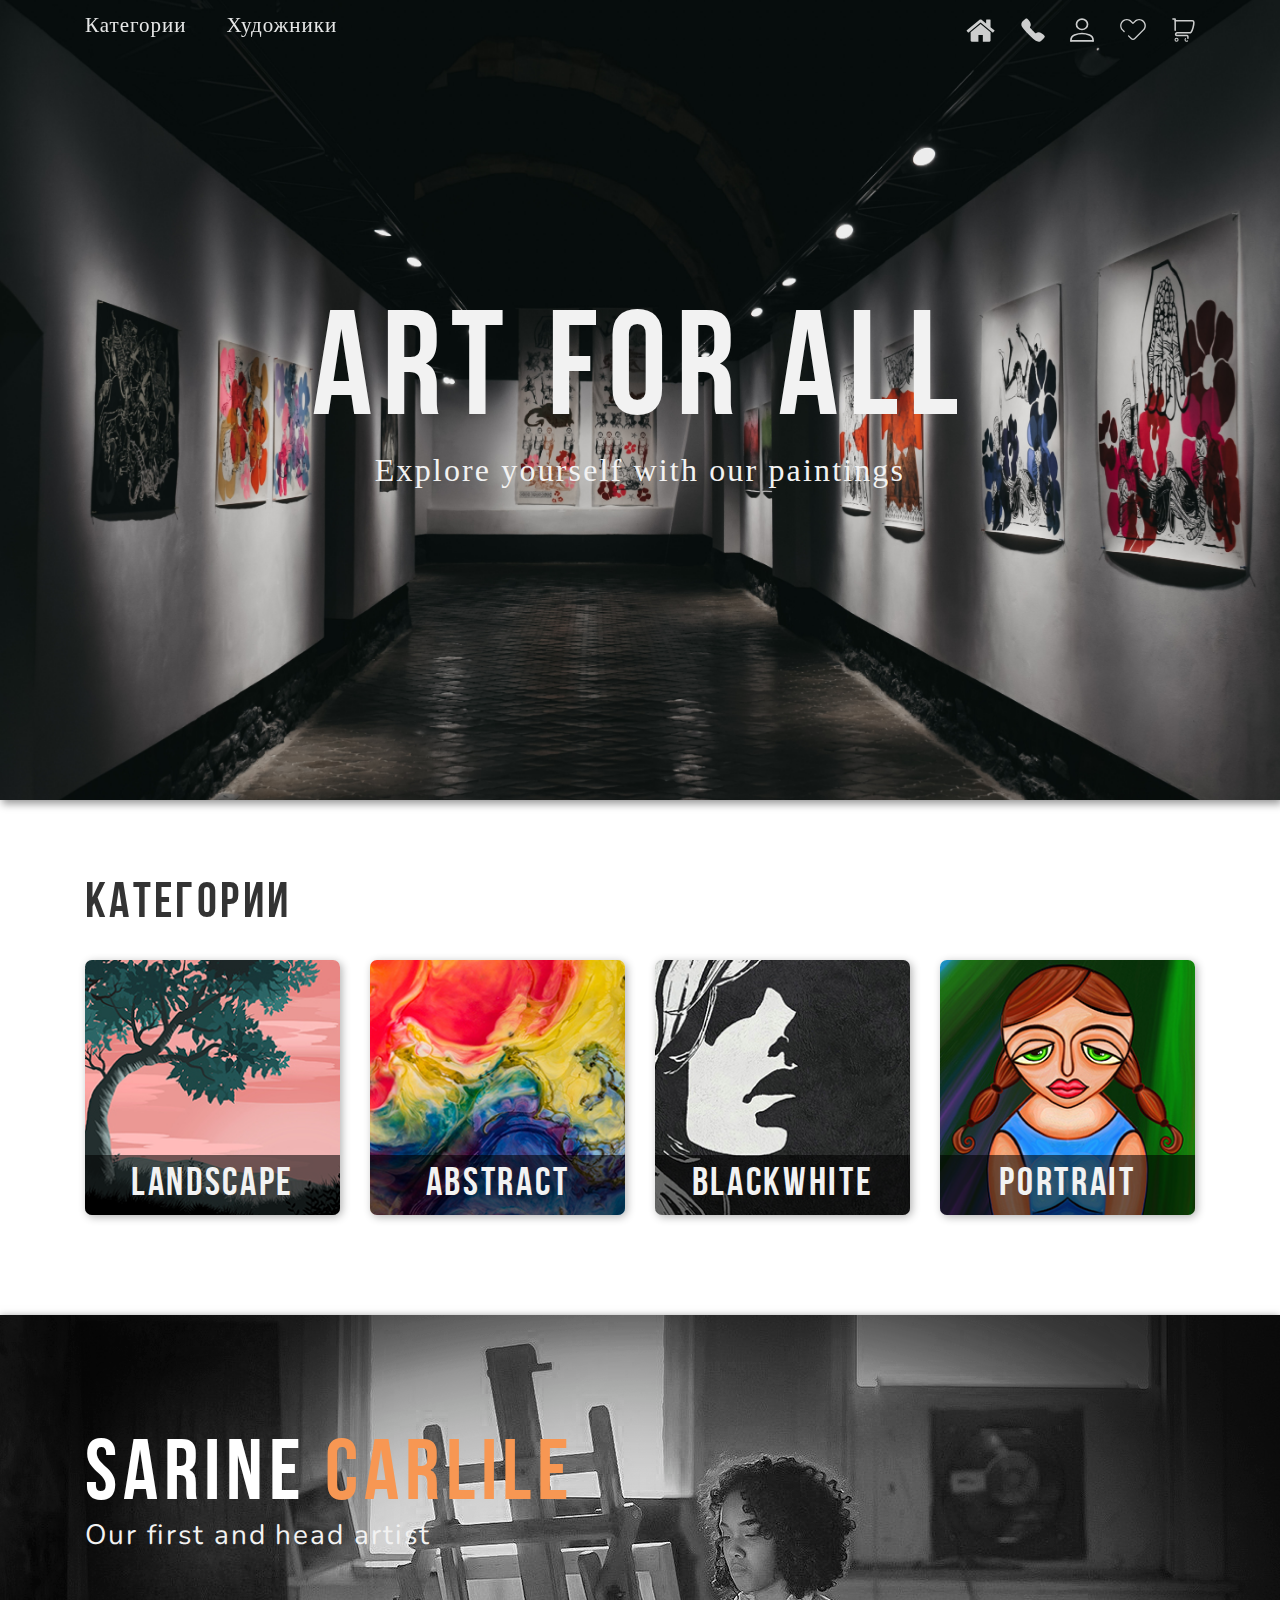
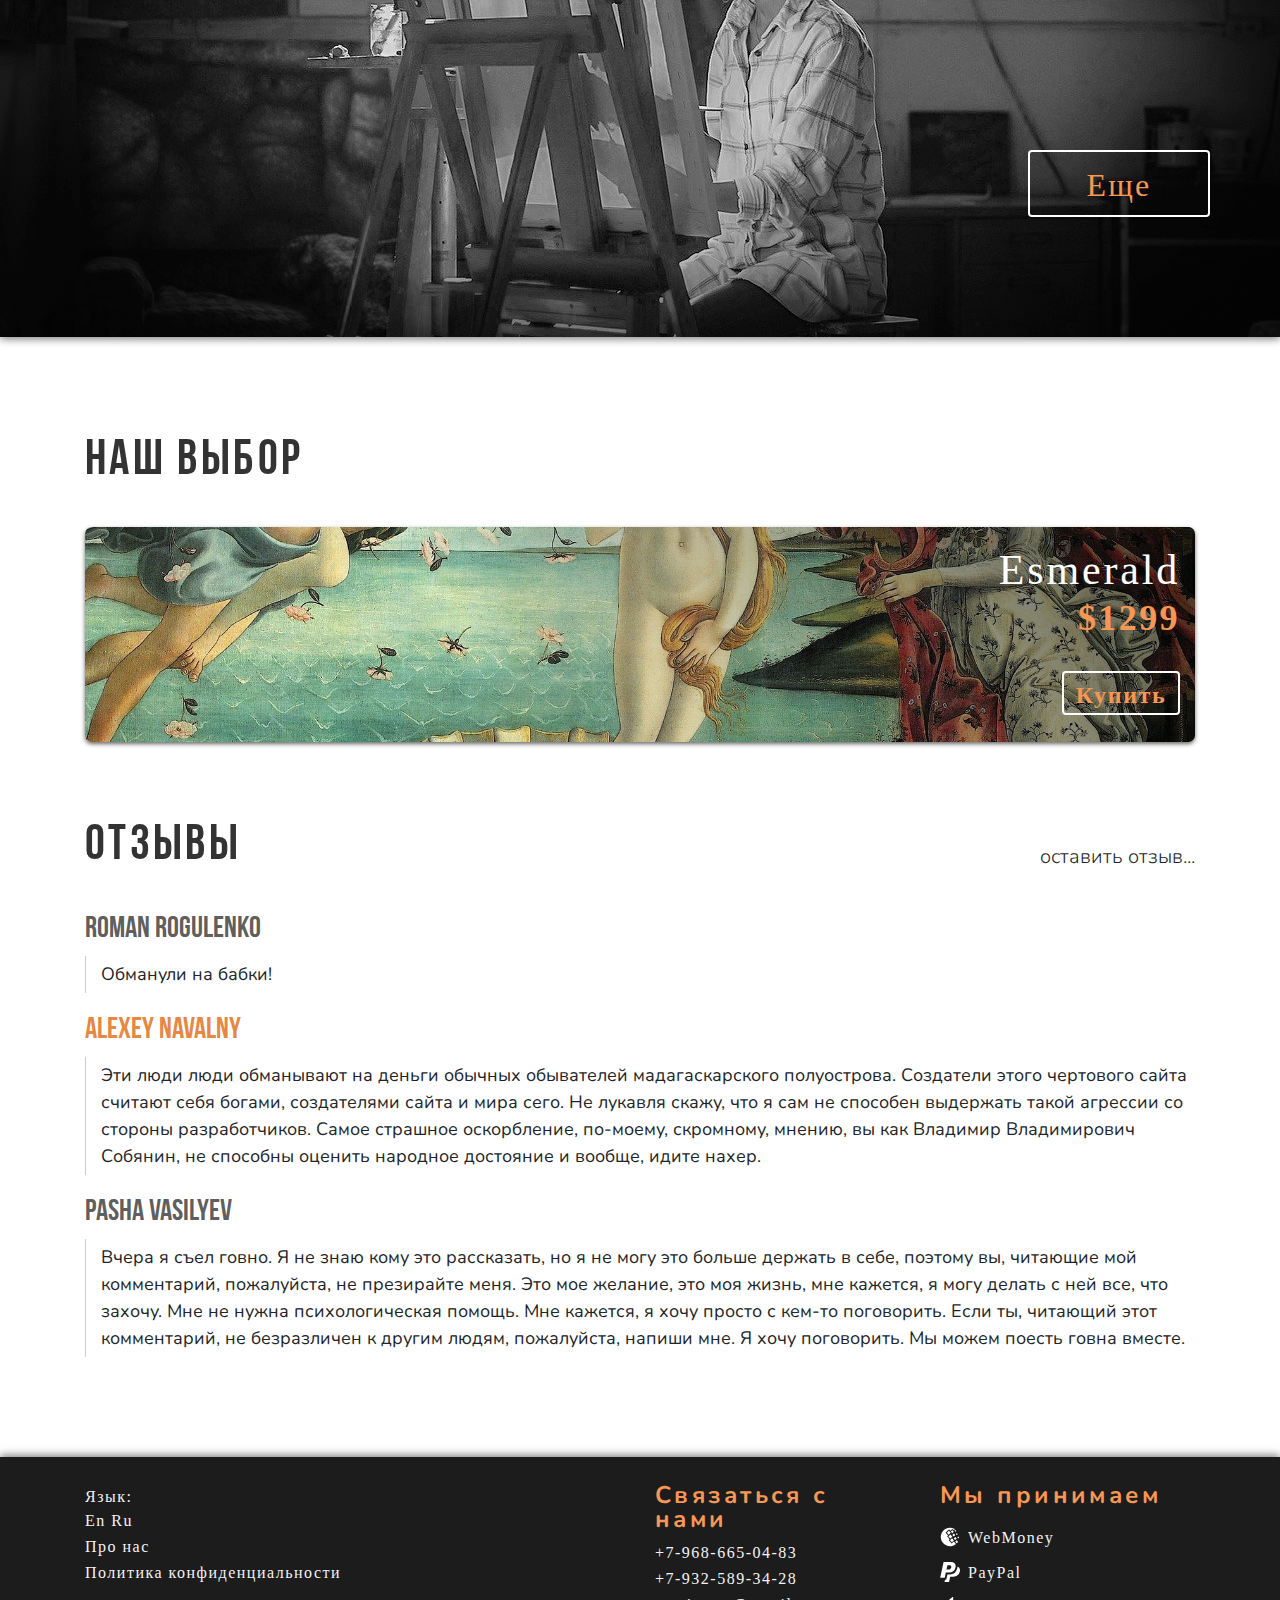
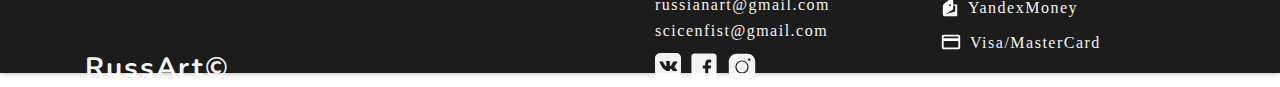
<file: index.html>
<!DOCTYPE html>
<head>
	<title>Art</title>
	<meta charset="utf-8">
	<meta name="viewport" content="width=device-width, initial-scale=1">
	<link rel="shortcut icon" href="favicon.ico" type="image/x-icon">
	<link rel="stylesheet" href="https://maxcdn.bootstrapcdn.com/bootstrap/4.0.0/css/bootstrap.min.css" integrity="sha384-Gn5384xqQ1aoWXA+058RXPxPg6fy4IWvTNh0E263XmFcJlSAwiGgFAW/dAiS6JXm" crossorigin="anonymous">
	<link rel="stylesheet" type="text/css" href="styles/general.css">
	<link rel="stylesheet" type="text/css" href="styles/main.css">
	<script type="text/javascript" >
		document.addEventListener('DOMContentLoaded', function(){
			changeLang('ru')// ВНАЧАЛЕ ИЗМЕНЕНИЕ ЯЗЫКА, ПОТОМ HEADERANIMATION()
			headerAnimation();

			footer.onclick = function (event) {
				console.log(event.target.id)
				if (event.target.id == 'en'){
					changeLang('en')
				} else if (event.target.id == 'ru'){
					changeLang('ru')
				}
			}
		});

		function headerAnimation () {
			if (window.innerWidth > 767){//-------- device width
				expandAnim();
			}
			else{
				expandAnimMobile();
				choiseLink = document.getElementsByClassName('a-full')[0];
				choiseLink.setAttribute('id', 'a-full');
			}
		}

		//menu

		function expandAnim () {
			var header = document.getElementsByClassName('header')[0];
				headerBack = document.getElementById('header-back');
				headerButtons = document.getElementById('header').childNodes;
				isOpen = false;

			function scrollUpdate () {
				var coord = pageYOffset;

				if (coord > 700 && isOpen == false){//-------- height for header
					headerBack.style.height = '60px';
				} 
				else{
					headerBack.style.height = '0px';
				}
			}

			function menuClose () {
				isOpen = false;
				header.classList.remove('header-open');
				headerBack.style.backgroundColor = '';
				headerBack.style.transition = '';
				setTimeout(function(){
					user.setAttribute('src', 'data/user.svg');
					home.setAttribute('src', 'data/home.svg');
					phone.setAttribute('src', 'data/phone.svg');
					heart.setAttribute('src', 'data/heart.svg');
					cart.setAttribute('src', 'data/cart.svg');
				}, 300)
			}

			scrollUpdate()

			
			for (var i = 1; i < 12; i += 2){
				if (i != 9){
					headerButtons[i].addEventListener('click', function(){
						if (!isOpen){
							isOpen = true;
							header.classList.add('header-open');
							headerBack.style.backgroundColor = '#FFFFFF';
							headerBack.style.transition = '0s';
							user.setAttribute('src', 'data/user-dark.svg');
							phone.setAttribute('src', 'data/phone-dark.svg');
							heart.setAttribute('src', 'data/heart-dark.svg');
							cart.setAttribute('src', 'data/cart-dark.svg');
							home.setAttribute('src', 'data/home-dark.svg');
						}else{
							isOpen = false;
							header.classList.remove('header-open');
							headerBack.style.backgroundColor = '';
							headerBack.style.transition = '';
							setTimeout(function(){
								user.setAttribute('src', 'data/user.svg');
								phone.setAttribute('src', 'data/phone.svg');
								heart.setAttribute('src', 'data/heart.svg');
								cart.setAttribute('src', 'data/cart.svg');
								home.setAttribute('src', 'data/home.svg');
							}, 300)
						}
					});
				}
			}

			header.onmouseleave = function(){
				menuClose();
				scrollUpdate()
			}

			window.addEventListener('scroll', function() {
				scrollUpdate()
			});
		}

		//menu mobile

		function expandAnimMobile () {
			var button = document.getElementById('menu');
				header = document.getElementsByClassName('header')[0];
				headerOverlay = document.getElementsByClassName('header-overlay')[0];
				svgMain = document.getElementsByClassName('a-icon');
				categoriesBlock = document.getElementsByClassName('categories')[0];
				artistsBlock = document.getElementsByClassName('artists')[0];
				artistsText = document.createElement('p');
				categoriesText = document.createElement('p');
				headerH3 = document.getElementsByClassName('header-h3')

			for (elem of headerH3){
				elem.style.display = 'none'
			}
				
			user.setAttribute('src', 'data/user-dark.svg');
			heart.setAttribute('src', 'data/heart-dark.svg');
			cart.setAttribute('src', 'data/cart-dark.svg');
			home.setAttribute('src', 'data/home-dark.svg');

			categoriesText.className = 'head-text h';
			artistsText.className = 'head-text h';
			
			// ТУТ ПРОВЕРКУ НА КУКИ НАДО ОРГАНИЗОВАТЬ
			categoriesText.innerHTML = 'Categories';
			artistsText.innerHTML = 'Artists';
			//
			
			button.addEventListener('click', function(){
				if (header.id != 'mobile'){              //with open
					header.style.transition = '0s';
					header.style.zIndex = '10';
					header.setAttribute('id', 'mobile');
					headerOverlay.setAttribute('id', 'header-overlay');
					artistsBlock.prepend(artistsText);
					categoriesBlock.prepend(categoriesText);
					onClickClose(header);
					for (var i = 0; i < 6; i++){
						if (i != 1){
							svgMain[i].style.display  = 'block';
						};
					};
				}
				else{              //with close
					header.removeAttribute('id', 'mobile');
					headerOverlay.removeAttribute('id', 'header-overlay');
					header.style.zIndex = '4';
					for (var i = 0; i < 6; i++){
						if (i != 1){
							svgMain[i].style.display  = 'none';
						};
					};
				}
			})
		}

		//Close menu

		function onClickClose(elem) { // вызвать в момент показа окна, где elem - окно
		    function outsideClickListener(event) {
		        if (!elem.contains(event.target)) {  // проверяем, что клик не по элементу
		            elem.removeAttribute('id', 'mobile'); //скрыть
		            headerOverlay.removeAttribute('id', 'header-overlay'); //скрыть
					for (var i of svgMain){
						i.style.display  = 'none';
					}
		            document.removeEventListener('click', outsideClickListener);
		        }
		    }
		    document.addEventListener('click', outsideClickListener);
		}

		function changeLang (to) {
			var ru = document.getElementsByClassName('ru'),
				en = document.getElementsByClassName('en');

			if (to == 'ru'){
				for (var i = 0; i < ru.length; i++){
					en[i].style.display = 'none';
					ru[i].style.display = 'block';
				}
			} else{
				for (var i = 0; i < ru.length; i++){
					ru[i].style.display = 'none';
					en[i].style.display = 'block';
				}
			}
		}
	</script>
	<script type="text/javascript" src='scripts/main.js'></script>
	<link href="https://fonts.googleapis.com/css2?family=Bebas+Neue&family=Nunito:wght@200;300;400&display=swap" rel="stylesheet">
</head>

<body>

<!----------------------------------------Header---------------------------------------->

	<div class="container-fluid header">
		<div id="header-back"></div>
		<button id="menu">
			<div class="menu-block"></div>
			<div class="menu-block"></div>
			<div class="menu-block"></div>
		</button>
		<div class="container" id="header">
			<h3 class="en header-h3">Categories</h3>
			<h3 class="ru header-h3" style="display: none;">Категории</h3>
			<h3 class="en header-h3">Artists</h3>
			<h3 class="ru header-h3" style="display: none;">Художники</h3>
			<a href="index.html" class="a-icon home"><img class="header-icon" id="home" src="data/home.svg" /></a>
			<a class="a-icon phone"><img class="header-icon" id="phone" src="data/phone.svg"/></a>
			<a href="user.html" class="a-icon"><img class="header-icon" id="user" src="data/user.svg"/></a>
			<a href="favorites.html" class="a-icon"><img class="header-icon" id="heart" src="data/heart.svg"/></a>
			<a href="cart.html" class="a-icon right"><img class="header-icon" id="cart" src="data/cart.svg"/></a>
		</div>
		<hr id="header-line" />
		<div id="header-open" class="container">
			<div class="categories">
				<a class="head-text" href="category.html">Landscape</a>
				<a class="head-text" href="#">Black & white</a>
				<a class="head-text" href="#">Abstract</a>
				<a class="head-text" href="#">Portrait</a>
				<a class="head-text" href="#">Realism</a>
				<a class="head-text" href="#">Cubism</a>
				<a class="head-text" href="#">Modern</a>
			</div>
			<div class="artists">
				<a class="head-text" href="#">Sarine Carlile</a>
				<a class="head-text" href="#">Jason Voorhes</a>
				<a class="head-text" href="#">Pudge Yakovlev</a>
				<a class="head-text" href="#">Veronica Hovard</a>
				<a class="head-text" href="#">Bobi Cotic</a>
			</div>
			<div class="contact">
				<a class="con head-text" href="tel:+79871260069">+7-968-665-04-83</a>
				<a class="second con head-text" href="tel:+79278515414">+7-932-589-34-28</a>
				<a class="con kek head-text" href="mailto:sayfulloev0472@gmail.com">russianart@gmail.com</a>
				<a class="second con head-text" href="mailto:sayfulloev04@mail.ru">scicenfist@gmail.com</a>
			</div>
		</div>
	</div>
	<div class="header-overlay"></div>

<!----------------------------------------Middle---------------------------------------->

	<div class="container-fluid" id="middle">
		<div class="row">
			<div class="col-md-1"></div>
			<div class="col-md-10">
				<h1 class="text-center">ART FOR ALL</h1><h3 class="text-center">Explore yourself with our paintings</h3>
			</div>
			<div class="col-md-1"></div>
		</div>
	</div>

<!----------------------------------------Categories---------------------------------------->

	<div class='container' id='categories'>
		<h1 class="en">CATEGORIES</h1>
		<h1 class="ru" style="display: none;">Категории</h1>
		<div class="row">
			<div class="col-md-3"><a href="category.html"><div class="category-card" style="background-image: url(data/landscape.jpg);"><p class="categories-name">landscape</p></div></a></div>
			<div class="col-md-3"><a href="#"><div class="category-card" style="background-image: url(data/abstract.jpg);"><p class="categories-name">abstract</p></div></a></div>
			<div class="col-md-3"><a href="#"><div class="category-card" style="background-image: url(data/black-and-white.jpg);"><p class="categories-name">blackwhite</p></div></a></div>
			<div class="col-md-3"><a href="#"><div class="category-card" style="background-image: url(data/portrait.jpg);"><p class="categories-name">portrait</p></div></a></div>
		</div>
	</div>

<!----------------------------------------Artist---------------------------------------->

	<div class="container-fluid" id="artist">
		<div class="container content">
			<h1>SARINE <span>CARLILE</span></h1>
			<p>Our first and head artist</p>
			<div class="morebtn button">
				<a class="en" href="artist.html">More</a>
				<a class="ru" style="display: none;" href="artist.html">Еще</a>
			</div>
		</div>
	</div>

<!----------------------------------------Our choise---------------------------------------->

	<div class='container' id='choise'>
		<h1 class="en">OUR CHOISE</h1>
		<h1 class="ru" style="display: none;">Наш выбор</h1>
			<div class="container picture">
				<a href="picture.html" class="a-full"></a>
				<div class="overlay">
					<div class="container content">
					<h3>Esmerald</h3>
					<p>$1299</p>
					<div class="buybtn button">
						<a class="en" href="picture.html">Buy</a>
						<a class="ru" style="display: none;" href="picture.html">Купить</a>
					</div>
					</div>
				</div>
			</div>
	</div>

<!----------------------------------------Reviews---------------------------------------->

	<div class="container" id="reviews">
		<div id="reviews-title">
			<h1 class="en">Comments</h1>
			<h1 class="ru" style="display: none;">Отзывы</h1>
			<p class="en write-comment-btn">write a comment...</p>
			<p class="ru write-comment-btn" style="display: none;">оставить отзыв...</p>
		</div>
		<div class="write-comment write-comment-mobile">
		<textarea></textarea>
		<button class="en postbtn">Post</button>
		<button class="ru postbtn" style="display: none;">Отправить</button>
		</div>
		<div id="comments">
			<div class="comment">
				<h2>Roman Rogulenko</h2>
				<div class="comment-text">
					<p>Обманули на бабки!</p>
				</div>
			</div>
			<div class="comment">
				<h2>Alexey Navalny</h2>
				<div class="comment-text">
					<p>Эти люди люди обманывают на деньги обычных обывателей мадагаскарского полуострова. Создатели этого чертового сайта считают себя богами, создателями сайта и мира сего. Не лукавля скажу, что я сам не способен выдержать такой агрессии со стороны разработчиков. Самое страшное оскорбление, по-моему, скромному, мнению, вы как Владимир Владимирович Собянин, не способны оценить народное достояние и вообще, идите нахер.</p>
				</div>
			</div>
			<div class="comment">
				<h2>Pasha Vasilyev</h2>
				<div class="comment-text">
					<p>Вчера я съел говно. Я не знаю кому это рассказать, но я не могу это больше держать в себе, поэтому вы, читающие мой комментарий, пожалуйста, не презирайте меня. Это мое желание, это моя жизнь, мне кажется, я могу делать с ней все, что захочу. Мне не нужна психологическая помощь. Мне кажется, я хочу просто с кем-то поговорить. Если ты, читающий этот комментарий, не безразличен к другим людям, пожалуйста, напиши мне. Я хочу поговорить. Мы можем поесть говна вместе.</p>
				</div>
			</div>
		</div>
	</div>

<!----------------------------------------Footer---------------------------------------->
	<div class='container-fluid' id="footer">
		<div class="container content">
			<div class="row">
				<div class="col-md-4 non-mobile">
					<p class="first"><span class="en">Language: </span><span class="ru">Язык: </span><span id="en">En</span> <span id="ru">Ru</span></p>
					<a class="en" href="#">About us</a>
					<a class="ru" style="display: none;" href="#">Про нас</a>
					<a class="en" href="#">Privacy policy</a>
					<a class="ru" style="display: none;" href="#">Политика конфиденциальности</a>
					<a href="index.html" id="name">RussArt©</a>
				</div>
				<div class="col-md-2"></div>
				<div class="col-md-3">
					<h3 class="first en">Contact us</h3>
					<h3 class="first ru" style="display: none;">Связаться с нами</h3>
					<a href="tel:+79871260069">+7-968-665-04-83</a>
					<a href="tel:+79278515414">+7-932-589-34-28</a>
					<a href="mailto:sayfulloev0472@gmail.com">russianart@gmail.com</a>
					<a href="mailto:sayfulloev04@mail.ru">scicenfist@gmail.com</a>
					<div class="icons">
						<a href="https://vk.com" target="_blank">
							<div class="icon">
								<svg xmlns="http://www.w3.org/2000/svg" x="0px" y="0px"
								width="26" height="26"
								viewBox="0 0 172 172"
								style=" fill:#000000;"><g fill="none" fill-rule="none" stroke="none" stroke-width="1" stroke-linecap="butt" stroke-linejoin="miter" stroke-miterlimit="10" stroke-dasharray="" stroke-dashoffset="0" font-family="none" font-weight="none" font-size="none" text-anchor="none" style="mix-blend-mode: normal"><path d="M0,172v-172h172v172z" fill="none" fill-rule="nonzero"></path><g fill="#ffffff" fill-rule="evenodd"><path d="M140.70613,0h-104.55408c-18.55409,0 -36.15204,14.54868 -36.15204,33.07692v104.60577c0,18.52824 17.59796,34.31731 36.15204,34.31731h104.57993c18.52824,0 31.26803,-15.78906 31.26803,-34.31731v-104.60577c0,-18.52824 -12.73978,-33.07692 -31.29387,-33.07692zM134.375,99.28246c9.40625,8.73437 11.37019,12.99819 11.68029,13.51502c3.90204,6.48618 -4.31551,6.97717 -4.31551,6.97717l-15.71154,0.23257c0,0 -3.38521,0.67188 -7.82992,-2.40324c-5.89183,-4.00541 -11.42188,-14.49699 -15.76322,-13.15324c-4.36719,1.39543 -4.23798,10.85337 -4.23798,10.85337c0,0 0.02584,1.65385 -0.95613,2.73918c-1.08534,1.13702 -3.20433,1.03365 -3.20433,1.03365h-7.05469c0,0 -15.53065,1.29207 -29.20072,-12.94651c-14.91046,-15.53065 -28.0637,-46.15265 -28.0637,-46.15265c0,0 -0.7494,-1.9381 0.05168,-2.92007c0.93029,-1.08533 3.46274,-1.13702 3.46274,-1.13702l16.82271,-0.07753c0,0 1.57633,0.28426 2.71335,1.11118c0.93029,0.67188 1.47296,1.96394 1.47296,1.96394c0,0 2.71334,6.89964 6.30529,13.10156c7.02885,12.14543 10.3107,14.80709 12.6881,13.51503c3.48858,-1.91226 2.42908,-17.15865 2.42908,-17.15865c0,0 0.07753,-5.55589 -1.75721,-8.03666c-1.39543,-1.88642 -4.03125,-2.45493 -5.21995,-2.60997c-0.95613,-0.12921 0.62019,-2.32572 2.63581,-3.30769c3.02344,-1.47296 8.3726,-1.57633 14.67788,-1.4988c4.90986,0.05169 6.33113,0.36178 8.24339,0.82692c5.8143,1.39544 3.85036,6.79628 3.85036,19.76863c0,4.16046 -0.7494,10.0006 2.2482,11.93871c1.29206,0.82692 4.44471,0.12921 12.30048,-13.25661c3.74699,-6.35697 6.53786,-13.79928 6.53786,-13.79928c0,0 0.62019,-1.34375 1.57632,-1.91226c0.98197,-0.56851 2.29988,-0.38762 2.29988,-0.38762l17.70132,-0.12921c0,0 5.29747,-0.62019 6.17608,1.78305c0.90444,2.50661 -1.98979,8.39844 -9.22537,18.03726c-11.88702,15.8149 -13.20492,14.34195 -3.33353,23.48979z"></path></g></g></svg></div>
						</a>
						<a href="https://facebook.com" target="_blank">
						<div class="icon" style="margin-top: 6px;">
							<svg xmlns="http://www.w3.org/2000/svg" x="0px" y="0px"
							width="30" height="30"
							viewBox="0 0 172 172"
							style=" fill:#000000;"><g fill="none" fill-rule="nonzero" stroke="none" stroke-width="1" stroke-linecap="butt" stroke-linejoin="miter" stroke-miterlimit="10" stroke-dasharray="" stroke-dashoffset="0" font-family="none" font-weight="none" font-size="none" text-anchor="none" style="mix-blend-mode: normal"><path d="M0,172v-172h172v172z" fill="none"></path><g fill="#ffffff"><path d="M141.04,13.76h-110.08c-9.4944,0 -17.2,7.7056 -17.2,17.2v110.08c0,9.4944 7.7056,17.2 17.2,17.2h110.08c9.4944,0 17.2,-7.7056 17.2,-17.2v-110.08c0,-9.4944 -7.7056,-17.2 -17.2,-17.2zM127.28,65.36h-6.88c-7.3616,0 -10.32,1.72 -10.32,6.88v10.32h17.2l-3.44,17.2h-13.76v51.6h-17.2v-51.6h-13.76v-17.2h13.76v-10.32c0,-13.76 6.88,-24.08 20.64,-24.08c9.976,0 13.76,3.44 13.76,3.44z"></path></g></g></svg></div>
						</a>
						<a href="https://instagram.com" target="_blank">
						<div class="icon" style="margin-top: 7px;">
							<svg xmlns="http://www.w3.org/2000/svg" x="0px" y="0px"
							width="30" height="30"
							viewBox="0 0 172 172"
							style=" fill:#000000;"><g fill="none" fill-rule="nonzero" stroke="none" stroke-width="1" stroke-linecap="butt" stroke-linejoin="miter" stroke-miterlimit="10" stroke-dasharray="" stroke-dashoffset="0" font-family="none" font-weight="none" font-size="none" text-anchor="none" style="mix-blend-mode: normal"><path d="M0,172v-172h172v172z" fill="none"></path><g fill="#ffffff"><path d="M55.04,10.32c-24.6648,0 -44.72,20.0552 -44.72,44.72v61.92c0,24.6648 20.0552,44.72 44.72,44.72h61.92c24.6648,0 44.72,-20.0552 44.72,-44.72v-61.92c0,-24.6648 -20.0552,-44.72 -44.72,-44.72zM127.28,37.84c3.784,0 6.88,3.096 6.88,6.88c0,3.784 -3.096,6.88 -6.88,6.88c-3.784,0 -6.88,-3.096 -6.88,-6.88c0,-3.784 3.096,-6.88 6.88,-6.88zM86,48.16c20.8808,0 37.84,16.9592 37.84,37.84c0,20.8808 -16.9592,37.84 -37.84,37.84c-20.8808,0 -37.84,-16.9592 -37.84,-37.84c0,-20.8808 16.9592,-37.84 37.84,-37.84zM86,55.04c-17.0624,0 -30.96,13.8976 -30.96,30.96c0,17.0624 13.8976,30.96 30.96,30.96c17.0624,0 30.96,-13.8976 30.96,-30.96c0,-17.0624 -13.8976,-30.96 -30.96,-30.96z"></path></g></g></svg></div>
						</a>
					</div>
				</div>
				<div class="col-md-3 non-mobile">
					<h3 class="first en">We accept</h3>
					<h3 class="first ru" style="display: none;">Мы принимаем</h3>
					<div class="webmoney icon check">
						<svg class="icon" xmlns="http://www.w3.org/2000/svg" x="0px" y="0px"
						width="20" height="20"
						viewBox="0 0 172 172"
						style=" fill:#000000;"><g fill="none" fill-rule="nonzero" stroke="none" stroke-width="1" stroke-linecap="butt" stroke-linejoin="miter" stroke-miterlimit="10" stroke-dasharray="" stroke-dashoffset="0" font-family="none" font-weight="none" font-size="none" text-anchor="none" style="mix-blend-mode: normal"><path d="M0,172v-172h172v172z" fill="none"></path><g fill="#ffffff"><path d="M83.89703,6.99422c-22.19247,0.48869 -45.34055,10.23696 -61.41609,31.84015c-26.02704,34.99168 -19.16107,83.38039 15.63453,110.15391c14.7748,11.3692 31.61865,16.24594 47.66281,16.24594c17.55432,0 34.09497,-5.88992 45.96297,-15.45312l0.16125,0.18812l5.16672,-4.54187l-17.50906,-19.93453l-7.29656,6.68515c-3.85624,3.51568 -7.57112,6.90574 -11.19344,10.3939c-5.85488,-6.68392 -11.7935,-13.30253 -17.72406,-19.92109c-2.85864,-3.18888 -5.71465,-6.38174 -8.56641,-9.58094c-0.16512,-0.18232 -0.32223,-0.37174 -0.47703,-0.56438l8.35813,-7.8139l-21.52015,-24.30172l8.42531,-7.89453l-21.86953,-24.34875l29.77078,-26.89516l10.99188,11.89219l18.21453,-16.17203c0.1548,0.04816 0.30207,0.09965 0.45687,0.14781l10.42078,11.41516l9.74219,-8.91578c0,0 -2.57753,-2.39273 -5.11969,-3.78937c-0.38872,-0.21328 -0.75115,-0.27219 -1.09515,-0.26875c-10.89534,-5.81661 -23.86608,-8.85962 -37.18156,-8.56641zM133.01781,24.93328l-8.70078,7.96172l7.8475,8.7075l8.73437,-7.85422zM106.53922,27.28484l-13.45765,12.22812l12.10719,13.45094l13.4375,-12.13406zM76.6139,32.23656l-18.14734,16.44078l16.37359,18.21453l18.18766,-16.42062zM145.0175,53.09828l-8.6739,7.90125l7.90797,8.74781l8.74109,-7.92813zM119.55344,55.85969l-13.4375,12.1811l12.10047,13.50469l13.4711,-12.1811zM90.1186,64.54031l-18.15406,16.48109l16.40719,18.21453l18.10031,-16.46094zM157.11125,81.24313l-8.72094,7.8475l7.91469,8.74781l8.7411,-7.86765zM131.64719,85.88578l-13.4375,12.1475l12.11391,13.52485l13.45094,-12.20797zM103.52922,97.28078l-18.14735,16.4139l16.33328,18.26156l18.21453,-16.44078zM144.02985,114.56813l-13.38375,12.20125l12.12734,13.42406l13.47781,-12.1475z"></path></g></g></svg>
						<a href="https://www.webmoney.ru" target="_blank">WebMoney</a></div>
					<div class="paypal icon check">
						<svg xmlns="http://www.w3.org/2000/svg" x="0px" y="0px"
						width="20" height="20"
						viewBox="0 0 172 172"
						style=" fill:#000000;"><g fill="none" fill-rule="nonzero" stroke="none" stroke-width="1" stroke-linecap="butt" stroke-linejoin="miter" stroke-miterlimit="10" stroke-dasharray="" stroke-dashoffset="0" font-family="none" font-weight="none" font-size="none" text-anchor="none" style="mix-blend-mode: normal"><path d="M0,172v-172h172v172z" fill="none"></path><g fill="#ffffff"><path d="M30.90625,0l-29.5625,135.94271h39.19271l9.63021,-45.01562h27.99479c26.81901,0 49.32683,-16.46094 55.31771,-44.56771c6.80274,-31.83008 -15.98503,-46.35937 -35.60938,-46.35937zM64.27604,27.77083h19.03646c9.60222,0 16.01302,8.25847 13.21354,18.58854c-2.40755,10.33008 -12.37369,18.58854 -22.39583,18.58854h-18.36458zM150.27604,38.96875c-0.02799,4.08724 -0.30794,8.37044 -1.34375,13.21354c-2.65951,12.51367 -8.14649,23.57162 -15.67708,32.25c-3.16341,9.35026 -12.40169,16.57292 -21.72396,16.57292h-0.44792c-9.04232,4.11524 -19.26042,6.27083 -30.23437,6.27083h-17.46875l-7.39062,34.71354l-2.23958,10.30208h-10.75l-4.25521,19.70833h39.19271l9.63021,-45.01562h27.99479c26.81901,0 49.29883,-16.6849 55.31771,-44.79167c5.03906,-23.6276 -6.4388,-37.54101 -20.60417,-43.22396z"></path></g></g></svg>
						<a href="https://www.paypal.com" target="_blank">PayPal</a></div>
					<div class="yandex icon check">
						<svg xmlns="http://www.w3.org/2000/svg" x="0px" y="0px"
						width="20" height="20"
						viewBox="0 0 172 172"
						style=" fill:#FFFFFF;"><g fill="none" fill-rule="nonzero" stroke="none" stroke-width="1" stroke-linecap="butt" stroke-linejoin="miter" stroke-miterlimit="10" stroke-dasharray="" stroke-dashoffset="0" font-family="none" font-weight="none" font-size="none" text-anchor="none" style="mix-blend-mode: normal"><path d="M0,172v-172h172v172z" fill="none"></path><g id="original-icon" fill="#FFFFFF"><path d="M144.48,65.36h-30.96v-61.92c0,-1.3244 -0.76024,-2.5284 -1.95048,-3.10288c-1.19024,-0.5676 -2.60408,-0.4128 -3.64296,0.41968c-0.49192,0.39216 -49.278,39.5428 -63.87392,50.59208c-18.00152,13.62584 -19.97264,20.07584 -19.97264,30.59536v65.97576c0,9.48408 7.71592,17.2 17.2,17.2h103.2c1.89888,0 3.44,-1.54112 3.44,-3.44v-92.88c0,-1.89888 -1.54112,-3.44 -3.44,-3.44zM78.89984,66.29224c3.70488,-4.13488 9.11944,-5.59344 12.08816,-3.26112c2.97216,2.33576 2.37704,7.58176 -1.32784,11.71664c-3.70488,4.13488 -9.116,5.59344 -12.08816,3.25768c-2.97216,-2.33576 -2.37704,-7.57832 1.32784,-11.7132zM48.16,147.92l63.75696,-40.26864c0.9976,-0.62952 1.60304,-1.72688 1.60304,-2.9068v-32.50456h17.2v49.02c0,1.52736 -1.00792,2.87584 -2.4768,3.3024z"></path></g></g></svg>
						<a href="https://checkout.yandex.com" target="_blank">YandexMoney</a></div>
					<div class="credit icon check">
						<svg xmlns="http://www.w3.org/2000/svg" x="0px" y="0px"
						width="22" height="22"
						viewBox="0 0 172 172"
						style=" fill:#000000;"><g fill="none" fill-rule="nonzero" stroke="none" stroke-width="1" stroke-linecap="butt" stroke-linejoin="miter" stroke-miterlimit="10" stroke-dasharray="" stroke-dashoffset="0" font-family="none" font-weight="none" font-size="none" text-anchor="none" style="mix-blend-mode: normal"><path d="M0,172v-172h172v172z" fill="none"></path><g fill="#ffffff"><path d="M28.66667,28.66667c-7.91917,0 -14.33333,6.41417 -14.33333,14.33333v14.33333v21.5v50.16667c0,7.91917 6.41417,14.33333 14.33333,14.33333h114.66667c7.91917,0 14.33333,-6.41417 14.33333,-14.33333v-50.16667v-21.5v-14.33333c0,-7.91917 -6.41417,-14.33333 -14.33333,-14.33333zM28.66667,43h114.66667v14.33333h-114.66667zM28.66667,78.83333h114.66667v50.16667h-114.66667z"></path></g></g></svg>
						<a href="https://www.visa.com" target="_blank">Visa</a>
						<a>/</a>
						<a href="https://www.mastercard.com" target="_blank">MasterCard</a></div>
					</div>
				</div>
			</div>
		</div>
	</div>

</body>
</file>
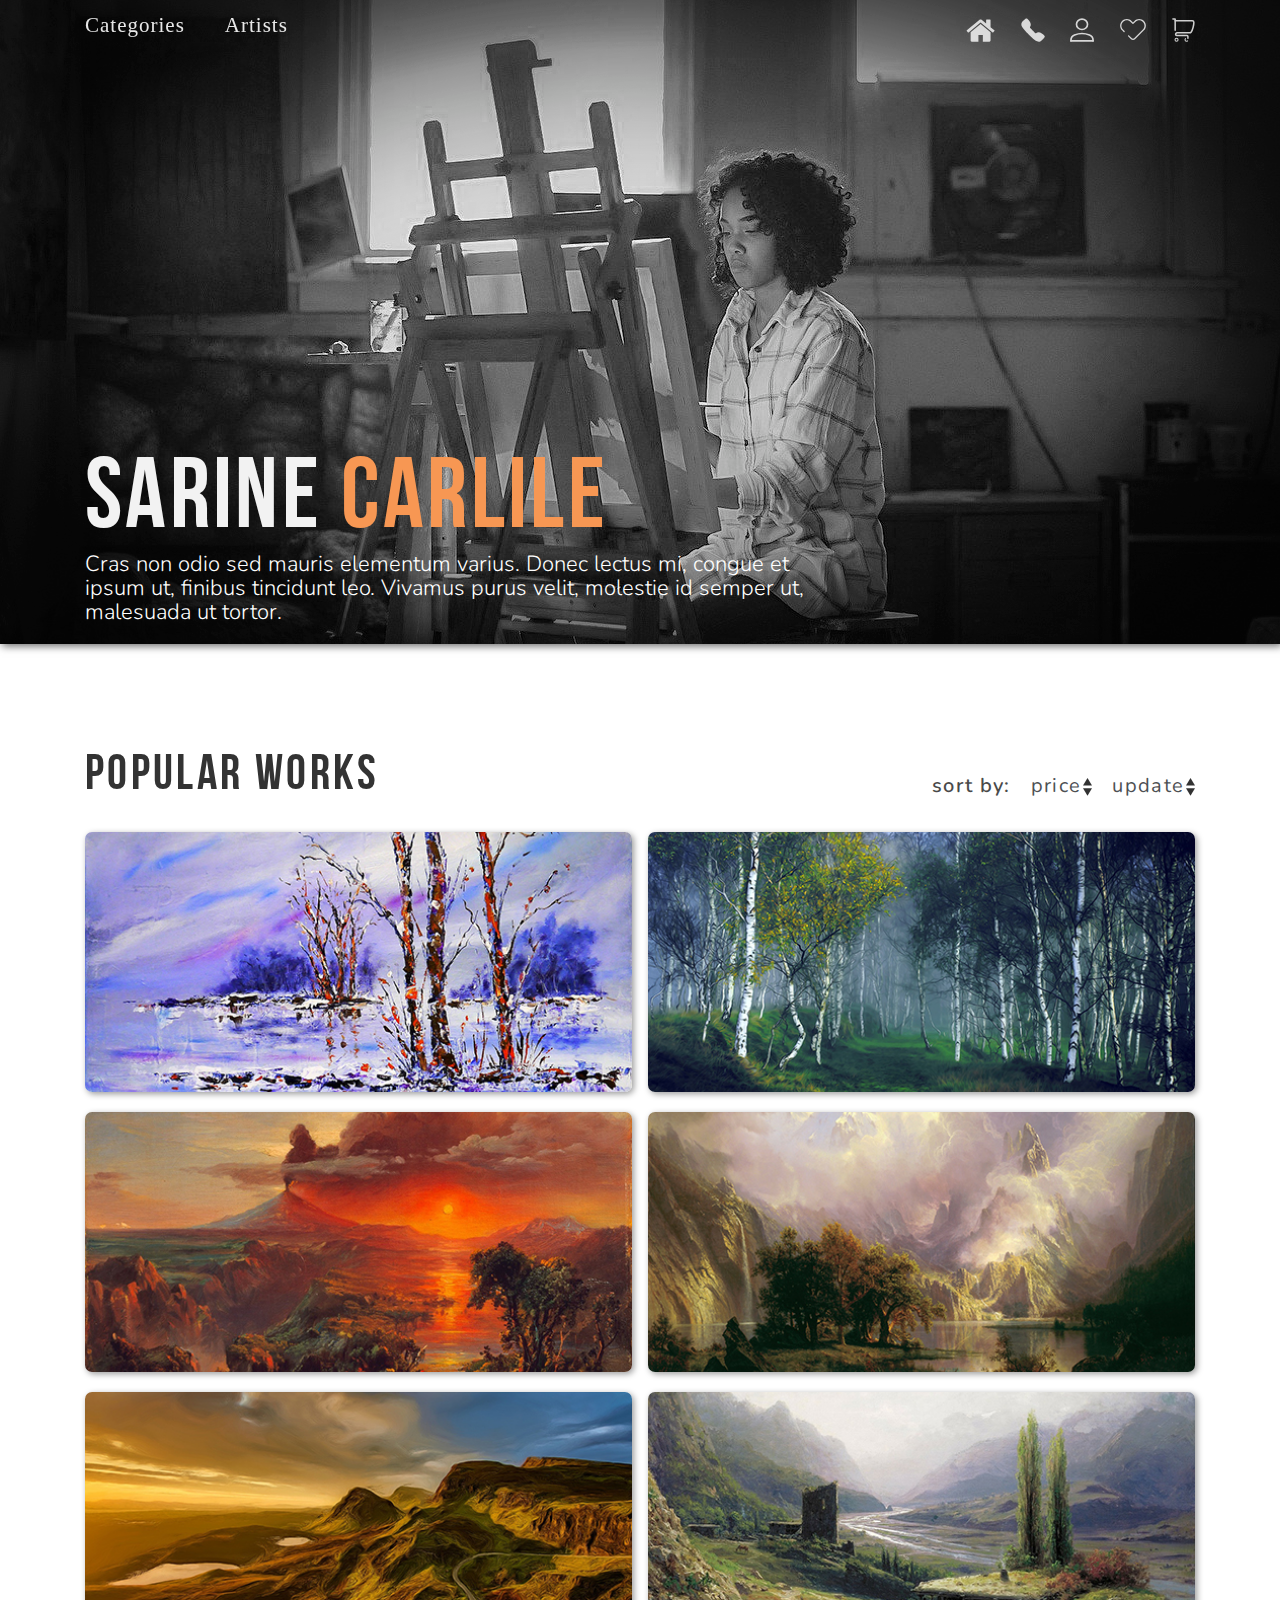
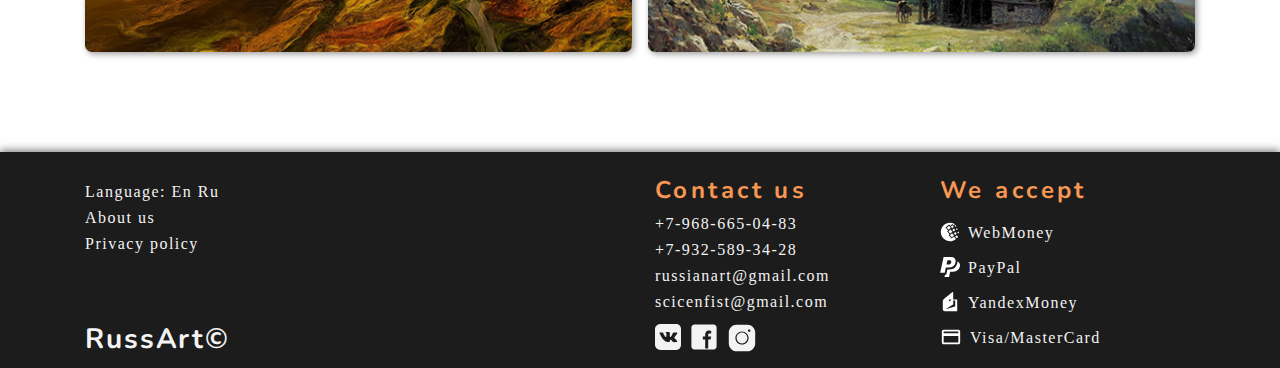
<file: artist.html>
<!DOCTYPE html>
<head>
	<title>Sarine Carlile</title>
	<meta charset="utf-8">
	<meta name="viewport" content="width=device-width, initial-scale=1">
	<script type="text/javascript" >
		document.addEventListener('DOMContentLoaded', function(){
			headerAnimation();

			footer.onclick = function (event) {
				console.log(event.target.id)
				if (event.target.id == 'en'){
					changeLang('en')
				} else if (event.target.id == 'ru'){
					changeLang('ru')
				}
			}
		});

		function headerAnimation () {
			if (window.innerWidth > 767){//-------- device width
				expandAnim();
			}
			else{
				expandAnimMobile();
				choiseLink = document.getElementsByClassName('a-full')[0];
				choiseLink.setAttribute('id', 'a-full');
			}
		}

		//menu

		function expandAnim () {
			var header = document.getElementsByClassName('header')[0];
				headerBack = document.getElementById('header-back');
				headerButtons = document.getElementById('header').childNodes;
				artistName = document.getElementById('artist-name');
				isOpen = false;

			function scrollUpdate () {
				var coord = pageYOffset;

				if (coord > (artistName.getBoundingClientRect().top + pageYOffset) && isOpen == false){//-------- height for header
					headerBack.style.height = '60px';
				} 
				else{
					headerBack.style.height = '0px';
				}
			}

			function menuClose () {
				isOpen = false;
				header.classList.remove('header-open');
				headerBack.style.backgroundColor = '';
				headerBack.style.transition = '';
				setTimeout(function(){
					user.setAttribute('src', 'data/user.svg');
					home.setAttribute('src', 'data/home.svg');
					phone.setAttribute('src', 'data/phone.svg');
					heart.setAttribute('src', 'data/heart.svg');
					cart.setAttribute('src', 'data/cart.svg');
				}, 300)
			}

			scrollUpdate()

			
			for (var i = 1; i < 12; i += 2){
				if (i != 9){
					headerButtons[i].addEventListener('click', function(){
						if (!isOpen){
							isOpen = true;
							header.classList.add('header-open');
							headerBack.style.backgroundColor = '#FFFFFF';
							headerBack.style.transition = '0s';
							user.setAttribute('src', 'data/user-dark.svg');
							phone.setAttribute('src', 'data/phone-dark.svg');
							heart.setAttribute('src', 'data/heart-dark.svg');
							cart.setAttribute('src', 'data/cart-dark.svg');
							home.setAttribute('src', 'data/home-dark.svg');
						}else{
							isOpen = false;
							header.classList.remove('header-open');
							headerBack.style.backgroundColor = '';
							headerBack.style.transition = '';
							setTimeout(function(){
								user.setAttribute('src', 'data/user.svg');
								phone.setAttribute('src', 'data/phone.svg');
								heart.setAttribute('src', 'data/heart.svg');
								cart.setAttribute('src', 'data/cart.svg');
								home.setAttribute('src', 'data/home.svg');
							}, 300)
						}
					});
				}
			}

			header.onmouseleave = function(){
				menuClose();
				scrollUpdate()
			}

			window.addEventListener('scroll', function() {
				scrollUpdate()
			});
		}

		//menu mobile

		function expandAnimMobile () {
			var button = document.getElementById('menu');
				header = document.getElementsByClassName('header')[0];
				headerOverlay = document.getElementsByClassName('header-overlay')[0];
				svgMain = document.getElementsByClassName('a-icon');
				categoriesBlock = document.getElementsByClassName('categories')[0];
				artistsBlock = document.getElementsByClassName('artists')[0];
				artistsText = document.createElement('p');
				categoriesText = document.createElement('p');
				
			user.setAttribute('src', 'data/user-dark.svg');
			heart.setAttribute('src', 'data/heart-dark.svg');
			cart.setAttribute('src', 'data/cart-dark.svg');
			home.setAttribute('src', 'data/home-dark.svg');

			categoriesText.className = 'head-text h';
			artistsText.className = 'head-text h';
			categoriesText.innerHTML = 'Categories';
			artistsText.innerHTML = 'Artists';

			button.addEventListener('click', function(){
				if (header.id != 'mobile'){              //with open
					header.style.transition = '0s';
					header.style.zIndex = '10';
					header.setAttribute('id', 'mobile');
					headerOverlay.setAttribute('id', 'header-overlay');
					artistsBlock.prepend(artistsText);
					categoriesBlock.prepend(categoriesText);
					onClickClose(header);
					for (var i = 0; i < 6; i++){
						if (i != 1){
							svgMain[i].style.display  = 'block';
						};
					};
				}
				else{              //with close
					header.removeAttribute('id', 'mobile');
					headerOverlay.removeAttribute('id', 'header-overlay');
					header.style.zIndex = '4';
					for (var i = 0; i < 6; i++){
						if (i != 1){
							svgMain[i].style.display  = 'none';
						};
					};
				}
			})
		}

		//Close menu

		function onClickClose(elem) { // вызвать в момент показа окна, где elem - окно
		    function outsideClickListener(event) {
		        if (!elem.contains(event.target)) {  // проверяем, что клик не по элементу
		            elem.removeAttribute('id', 'mobile'); //скрыть
		            headerOverlay.removeAttribute('id', 'header-overlay'); //скрыть
					for (var i of svgMain){
						i.style.display  = 'none';
					}
		            document.removeEventListener('click', outsideClickListener);
		        }
		    }
		    document.addEventListener('click', outsideClickListener);
		}

		function changeLang (to) {
			var ru = document.getElementsByClassName('ru'),
				en = document.getElementsByClassName('en');

			if (to == 'ru'){
				for (var i = 0; i < ru.length; i++){
					en[i].style.display = 'none';
					ru[i].style.display = 'block';
				}
			} else{
				for (var i = 0; i < ru.length; i++){
					ru[i].style.display = 'none';
					en[i].style.display = 'block';
				}
			}
		}
	</script>
	<script type="text/javascript" src="scripts/artist.js"></script>
	<script type="text/javascript" src="scripts/category.js"></script>
	<link href="https://fonts.googleapis.com/css2?family=Bebas+Neue&family=Nunito:wght@200;300;400&display=swap" rel="stylesheet">
	<link rel="stylesheet" href="https://maxcdn.bootstrapcdn.com/bootstrap/4.0.0/css/bootstrap.min.css" integrity="sha384-Gn5384xqQ1aoWXA+058RXPxPg6fy4IWvTNh0E263XmFcJlSAwiGgFAW/dAiS6JXm" crossorigin="anonymous">
	<link rel="stylesheet" type="text/css" href="styles/general.css">
	<link rel="stylesheet" type="text/css" href="styles/category.css">
	<link rel="stylesheet" type="text/css" href="styles/artist.css">
</head>

<body>
<!----------------------------------------Header---------------------------------------->

	<div class="container-fluid header">
		<div id="header-back"></div>
		<button id="menu">
			<div class="menu-block"></div>
			<div class="menu-block"></div>
			<div class="menu-block"></div>
		</button>
		<div class="container" id="header">
			<h3 class="en">Categories</h3>
			<h3 class="ru" style="display: none;">Категории</h3>
			<h3 class="en">Artists</h3>
			<h3 class="ru" style="display: none;">Художники</h3>
			<a href="index.html" class="a-icon home"><img class="header-icon" id="home" src="data/home.svg" /></a>
			<a class="a-icon phone"><img class="header-icon" id="phone" src="data/phone.svg"/></a>
			<a href="user.html" class="a-icon"><img class="header-icon" id="user" src="data/user.svg"/></a>
			<a href="favorites.html" class="a-icon"><img class="header-icon" id="heart" src="data/heart.svg"/></a>
			<a href="cart.html" class="a-icon right"><img class="header-icon" id="cart" src="data/cart.svg"/></a>
		</div>
		<hr id="header-line" />
		<div id="header-open" class="container">
			<div class="categories">
				<a class="head-text" href="category.html">Landscape</a>
				<a class="head-text" href="#">Black & white</a>
				<a class="head-text" href="#">Abstract</a>
				<a class="head-text" href="#">Portrait</a>
				<a class="head-text" href="#">Realism</a>
				<a class="head-text" href="#">Cubism</a>
				<a class="head-text" href="#">Modern</a>
			</div>
			<div class="artists">
				<a class="head-text" href="#">Sarine Carlile</a>
				<a class="head-text" href="#">Jason Voorhes</a>
				<a class="head-text" href="#">Pudge Yakovlev</a>
				<a class="head-text" href="#">Veronica Hovard</a>
				<a class="head-text" href="#">Bobi Cotic</a>
			</div>
			<div class="contact">
				<a class="con head-text" href="tel:+79871260069">+7-968-665-04-83</a>
				<a class="second con head-text" href="tel:+79278515414">+7-932-589-34-28</a>
				<a class="con kek head-text" href="mailto:sayfulloev0472@gmail.com">russianart@gmail.com</a>
				<a class="second con head-text" href="mailto:sayfulloev04@mail.ru">scicenfist@gmail.com</a>
			</div>
		</div>
	</div>
	<div class="header-overlay"></div>

<!----------------------------------------Middle---------------------------------------->

		<div class="container-fluid" id="artist-back">
			<div class="container" id="content">
				<h1 id="artist-name">Sarine <span>Carlile</span></h1>
				<p id="artist-text-desktop">Cras non odio sed mauris elementum varius. Donec lectus mi, congue et ipsum ut, finibus tincidunt leo. Vivamus purus velit, molestie id semper ut, malesuada ut tortor.</p>
				<p id="artist-text-mobile">Cras non odio sed mauris elementum varius<span> ...</span></p>
			</div>
		</div>

<!----------------------------------------Catalog---------------------------------------->

	<div class="container" id="middle">
		<div id="title">
			<div id="title-h1">
				<h1 class="en">Popular works</h1>
				<h1 class="ru" style="display: none;">Популярные работы</h1>
			</div>
			<div id="sort-block">
				<p class="en sort-abc">sort by:</p>
				<p class="ru sort-abc" style="display: none;">сортировать по:</p>
				<div id="sort-by-price" class="sort">
					<p class="en">price<img id="sort-by-price-icon" class="sort-img" src="data/sort-none.svg" /></p>
					<p class="ru" style="display: none;">цена<img id="sort-by-price-icon" class="sort-img" src="data/sort-none.svg" /></p>
				</div>
				<div id="sort-by-update" class="sort">
					<p class="en">update<img id="sort-by-update-icon" class="sort-img" src="data/sort-none.svg" /></p>
					<p class="ru" style="display: none;">посление<img id="sort-by-update-icon" class="sort-img" src="data/sort-none.svg" /></p>
				</div>
			</div>
		</div>
		<div id="catalog">
			<div class="row cat-row">
				<div class="col-md-6">
						<div class="img-card" style="background-image: url(data/card-1.jpg);">
							<div class="cat-overlay">
								<div class="cat-content">
									<a href="#" class="cat-a"></a>
									<div class="cat-text"><h3>$854</h3><h2>Russian winter</h2></div>
									<a href="#" class="cat-a-svg"><svg class="cat-svg" xmlns="http://www.w3.org/2000/svg" x="0px" y="0px"
										width="48" height="48"
										viewBox="0 0 172 172"
										style=" fill:#000000;"><g fill="none" fill-rule="nonzero" stroke="none" stroke-width="1" stroke-linecap="butt" stroke-linejoin="miter" stroke-miterlimit="10" stroke-dasharray="" stroke-dashoffset="0" font-family="none" font-weight="none" font-size="none" text-anchor="none" style="mix-blend-mode: normal"><path d="M0,172v-172h172v172z" fill="none"></path><g fill="#FFFFFF"><path d="M124.02813,18.40938c-10.88438,0 -21.23125,4.3 -29.025,11.95938l-9.00312,9.00313l-9.00312,-9.00313c-7.79375,-7.79375 -18.00625,-11.95938 -29.025,-11.95938c-11.01875,0 -21.23125,4.3 -29.025,11.95938c-7.65937,7.79375 -11.95937,18.00625 -11.95937,29.025c0,11.01875 4.3,21.23125 11.95937,28.89062l9.675,9.675c1.6125,1.6125 4.16563,1.6125 5.64375,0c1.6125,-1.6125 1.6125,-4.16562 0,-5.64375l-9.675,-9.675c-6.18125,-6.18125 -9.675,-14.5125 -9.675,-23.24687c0,-8.73437 3.35938,-17.06562 9.675,-23.24688c6.18125,-6.18125 14.5125,-9.675 23.24688,-9.675c8.73438,0 17.06563,3.35938 23.24688,9.675l11.825,11.825c1.6125,1.6125 4.16563,1.6125 5.64375,0l11.825,-11.825c12.9,-12.9 33.72813,-12.9 46.49375,0c6.18125,6.18125 9.675,14.5125 9.675,23.24688c0,8.73437 -3.35937,17.06563 -9.675,23.24687l-54.15313,54.55625c-1.74688,1.74687 -4.16562,2.6875 -6.71875,2.6875c-2.55313,0 -4.8375,-0.94063 -6.58437,-2.6875l-17.87188,-17.7375c-1.6125,-1.6125 -4.16562,-1.6125 -5.64375,0c-1.6125,1.6125 -1.6125,4.16562 0,5.64375l17.87188,17.87187c3.35938,3.35938 7.65937,5.10625 12.3625,5.10625c4.70313,0 9.00313,-1.88125 12.3625,-5.10625l54.69063,-54.69062c7.79375,-7.79375 11.95937,-18.00625 11.95937,-29.025c0,-11.01875 -4.3,-21.23125 -11.95937,-29.025c-7.92812,-7.65938 -18.275,-11.825 -29.15937,-11.825z"></path></g></g></svg>
									</a>
								</div>
							</div>
						</div>
				</div>
				<div class="col-md-6">
						<div class="img-card" style="background-image: url(data/card-2.jpg);">
							<div class="cat-overlay">
								<div class="cat-content">
									<a href="#" class="cat-a"></a>
									<div class="cat-text"><h3>$536</h3><h2>Birch forest</h2></div>
									<a href="#" class="cat-a-svg"><svg class="cat-svg" xmlns="http://www.w3.org/2000/svg" x="0px" y="0px"
										width="48" height="48"
										viewBox="0 0 172 172"
										style=" fill:#000000;"><g fill="none" fill-rule="nonzero" stroke="none" stroke-width="1" stroke-linecap="butt" stroke-linejoin="miter" stroke-miterlimit="10" stroke-dasharray="" stroke-dashoffset="0" font-family="none" font-weight="none" font-size="none" text-anchor="none" style="mix-blend-mode: normal"><path d="M0,172v-172h172v172z" fill="none"></path><g fill="#FFFFFF"><path d="M124.02813,18.40938c-10.88438,0 -21.23125,4.3 -29.025,11.95938l-9.00312,9.00313l-9.00312,-9.00313c-7.79375,-7.79375 -18.00625,-11.95938 -29.025,-11.95938c-11.01875,0 -21.23125,4.3 -29.025,11.95938c-7.65937,7.79375 -11.95937,18.00625 -11.95937,29.025c0,11.01875 4.3,21.23125 11.95937,28.89062l9.675,9.675c1.6125,1.6125 4.16563,1.6125 5.64375,0c1.6125,-1.6125 1.6125,-4.16562 0,-5.64375l-9.675,-9.675c-6.18125,-6.18125 -9.675,-14.5125 -9.675,-23.24687c0,-8.73437 3.35938,-17.06562 9.675,-23.24688c6.18125,-6.18125 14.5125,-9.675 23.24688,-9.675c8.73438,0 17.06563,3.35938 23.24688,9.675l11.825,11.825c1.6125,1.6125 4.16563,1.6125 5.64375,0l11.825,-11.825c12.9,-12.9 33.72813,-12.9 46.49375,0c6.18125,6.18125 9.675,14.5125 9.675,23.24688c0,8.73437 -3.35937,17.06563 -9.675,23.24687l-54.15313,54.55625c-1.74688,1.74687 -4.16562,2.6875 -6.71875,2.6875c-2.55313,0 -4.8375,-0.94063 -6.58437,-2.6875l-17.87188,-17.7375c-1.6125,-1.6125 -4.16562,-1.6125 -5.64375,0c-1.6125,1.6125 -1.6125,4.16562 0,5.64375l17.87188,17.87187c3.35938,3.35938 7.65937,5.10625 12.3625,5.10625c4.70313,0 9.00313,-1.88125 12.3625,-5.10625l54.69063,-54.69062c7.79375,-7.79375 11.95937,-18.00625 11.95937,-29.025c0,-11.01875 -4.3,-21.23125 -11.95937,-29.025c-7.92812,-7.65938 -18.275,-11.825 -29.15937,-11.825z"></path></g></g></svg>
									</a>
								</div>
							</div>
						</div>
				</div>
				<div class="col-md-6">
					<a href="#">
						<div class="img-card" style="background-image: url(data/card-3.jpg);">
							<div class="cat-overlay">
								<div class="cat-content">
									<a href="#" class="cat-a"></a>
									<div class="cat-text"><h3>$1000</h3><h2>Volcano</h2></div>
									<a href="#" class="cat-a-svg"><svg class="cat-svg" xmlns="http://www.w3.org/2000/svg" x="0px" y="0px"
										width="48" height="48"
										viewBox="0 0 172 172"
										style=" fill:#000000;"><g fill="none" fill-rule="nonzero" stroke="none" stroke-width="1" stroke-linecap="butt" stroke-linejoin="miter" stroke-miterlimit="10" stroke-dasharray="" stroke-dashoffset="0" font-family="none" font-weight="none" font-size="none" text-anchor="none" style="mix-blend-mode: normal"><path d="M0,172v-172h172v172z" fill="none"></path><g fill="#FFFFFF"><path d="M124.02813,18.40938c-10.88438,0 -21.23125,4.3 -29.025,11.95938l-9.00312,9.00313l-9.00312,-9.00313c-7.79375,-7.79375 -18.00625,-11.95938 -29.025,-11.95938c-11.01875,0 -21.23125,4.3 -29.025,11.95938c-7.65937,7.79375 -11.95937,18.00625 -11.95937,29.025c0,11.01875 4.3,21.23125 11.95937,28.89062l9.675,9.675c1.6125,1.6125 4.16563,1.6125 5.64375,0c1.6125,-1.6125 1.6125,-4.16562 0,-5.64375l-9.675,-9.675c-6.18125,-6.18125 -9.675,-14.5125 -9.675,-23.24687c0,-8.73437 3.35938,-17.06562 9.675,-23.24688c6.18125,-6.18125 14.5125,-9.675 23.24688,-9.675c8.73438,0 17.06563,3.35938 23.24688,9.675l11.825,11.825c1.6125,1.6125 4.16563,1.6125 5.64375,0l11.825,-11.825c12.9,-12.9 33.72813,-12.9 46.49375,0c6.18125,6.18125 9.675,14.5125 9.675,23.24688c0,8.73437 -3.35937,17.06563 -9.675,23.24687l-54.15313,54.55625c-1.74688,1.74687 -4.16562,2.6875 -6.71875,2.6875c-2.55313,0 -4.8375,-0.94063 -6.58437,-2.6875l-17.87188,-17.7375c-1.6125,-1.6125 -4.16562,-1.6125 -5.64375,0c-1.6125,1.6125 -1.6125,4.16562 0,5.64375l17.87188,17.87187c3.35938,3.35938 7.65937,5.10625 12.3625,5.10625c4.70313,0 9.00313,-1.88125 12.3625,-5.10625l54.69063,-54.69062c7.79375,-7.79375 11.95937,-18.00625 11.95937,-29.025c0,-11.01875 -4.3,-21.23125 -11.95937,-29.025c-7.92812,-7.65938 -18.275,-11.825 -29.15937,-11.825z"></path></g></g></svg>
									</a>
								</div>
							</div>
						</div>
					</a>
				</div>
				<div class="col-md-6">
						<div class="img-card" style="background-image: url(data/card-4.jpg);">
							<div class="cat-overlay">
								<div class="cat-content">
									<a href="#" class="cat-a"></a>
									<div class="cat-text"><h3>$322</h3><h2>Rocky mountain</h2></div>
									<a href="#" class="cat-a-svg"><svg class="cat-svg" xmlns="http://www.w3.org/2000/svg" x="0px" y="0px"
										width="48" height="48"
										viewBox="0 0 172 172"
										style=" fill:#000000;"><g fill="none" fill-rule="nonzero" stroke="none" stroke-width="1" stroke-linecap="butt" stroke-linejoin="miter" stroke-miterlimit="10" stroke-dasharray="" stroke-dashoffset="0" font-family="none" font-weight="none" font-size="none" text-anchor="none" style="mix-blend-mode: normal"><path d="M0,172v-172h172v172z" fill="none"></path><g fill="#FFFFFF"><path d="M124.02813,18.40938c-10.88438,0 -21.23125,4.3 -29.025,11.95938l-9.00312,9.00313l-9.00312,-9.00313c-7.79375,-7.79375 -18.00625,-11.95938 -29.025,-11.95938c-11.01875,0 -21.23125,4.3 -29.025,11.95938c-7.65937,7.79375 -11.95937,18.00625 -11.95937,29.025c0,11.01875 4.3,21.23125 11.95937,28.89062l9.675,9.675c1.6125,1.6125 4.16563,1.6125 5.64375,0c1.6125,-1.6125 1.6125,-4.16562 0,-5.64375l-9.675,-9.675c-6.18125,-6.18125 -9.675,-14.5125 -9.675,-23.24687c0,-8.73437 3.35938,-17.06562 9.675,-23.24688c6.18125,-6.18125 14.5125,-9.675 23.24688,-9.675c8.73438,0 17.06563,3.35938 23.24688,9.675l11.825,11.825c1.6125,1.6125 4.16563,1.6125 5.64375,0l11.825,-11.825c12.9,-12.9 33.72813,-12.9 46.49375,0c6.18125,6.18125 9.675,14.5125 9.675,23.24688c0,8.73437 -3.35937,17.06563 -9.675,23.24687l-54.15313,54.55625c-1.74688,1.74687 -4.16562,2.6875 -6.71875,2.6875c-2.55313,0 -4.8375,-0.94063 -6.58437,-2.6875l-17.87188,-17.7375c-1.6125,-1.6125 -4.16562,-1.6125 -5.64375,0c-1.6125,1.6125 -1.6125,4.16562 0,5.64375l17.87188,17.87187c3.35938,3.35938 7.65937,5.10625 12.3625,5.10625c4.70313,0 9.00313,-1.88125 12.3625,-5.10625l54.69063,-54.69062c7.79375,-7.79375 11.95937,-18.00625 11.95937,-29.025c0,-11.01875 -4.3,-21.23125 -11.95937,-29.025c-7.92812,-7.65938 -18.275,-11.825 -29.15937,-11.825z"></path></g></g></svg>
									</a>
								</div>
							</div>
						</div>
				</div>
				<div class="col-md-6">
						<div class="img-card" style="background-image: url(data/card-5.jpg);">
							<div class="cat-overlay">
								<div class="cat-content">
									<a href="#" class="cat-a"></a>
									<div class="cat-text"><h3>$906</h3><h2>Valley</h2></div>
									<a href="#" class="cat-a-svg"><svg class="cat-svg" xmlns="http://www.w3.org/2000/svg" x="0px" y="0px"
										width="48" height="48"
										viewBox="0 0 172 172"
										style=" fill:#000000;"><g fill="none" fill-rule="nonzero" stroke="none" stroke-width="1" stroke-linecap="butt" stroke-linejoin="miter" stroke-miterlimit="10" stroke-dasharray="" stroke-dashoffset="0" font-family="none" font-weight="none" font-size="none" text-anchor="none" style="mix-blend-mode: normal"><path d="M0,172v-172h172v172z" fill="none"></path><g fill="#FFFFFF"><path d="M124.02813,18.40938c-10.88438,0 -21.23125,4.3 -29.025,11.95938l-9.00312,9.00313l-9.00312,-9.00313c-7.79375,-7.79375 -18.00625,-11.95938 -29.025,-11.95938c-11.01875,0 -21.23125,4.3 -29.025,11.95938c-7.65937,7.79375 -11.95937,18.00625 -11.95937,29.025c0,11.01875 4.3,21.23125 11.95937,28.89062l9.675,9.675c1.6125,1.6125 4.16563,1.6125 5.64375,0c1.6125,-1.6125 1.6125,-4.16562 0,-5.64375l-9.675,-9.675c-6.18125,-6.18125 -9.675,-14.5125 -9.675,-23.24687c0,-8.73437 3.35938,-17.06562 9.675,-23.24688c6.18125,-6.18125 14.5125,-9.675 23.24688,-9.675c8.73438,0 17.06563,3.35938 23.24688,9.675l11.825,11.825c1.6125,1.6125 4.16563,1.6125 5.64375,0l11.825,-11.825c12.9,-12.9 33.72813,-12.9 46.49375,0c6.18125,6.18125 9.675,14.5125 9.675,23.24688c0,8.73437 -3.35937,17.06563 -9.675,23.24687l-54.15313,54.55625c-1.74688,1.74687 -4.16562,2.6875 -6.71875,2.6875c-2.55313,0 -4.8375,-0.94063 -6.58437,-2.6875l-17.87188,-17.7375c-1.6125,-1.6125 -4.16562,-1.6125 -5.64375,0c-1.6125,1.6125 -1.6125,4.16562 0,5.64375l17.87188,17.87187c3.35938,3.35938 7.65937,5.10625 12.3625,5.10625c4.70313,0 9.00313,-1.88125 12.3625,-5.10625l54.69063,-54.69062c7.79375,-7.79375 11.95937,-18.00625 11.95937,-29.025c0,-11.01875 -4.3,-21.23125 -11.95937,-29.025c-7.92812,-7.65938 -18.275,-11.825 -29.15937,-11.825z"></path></g></g></svg>
									</a>
								</div>
							</div>
						</div>
				</div>
				<div class="col-md-6">
						<div class="img-card" style="background-image: url(data/card-6.jpg);">
							<div class="cat-overlay">
								<div class="cat-content">
									<a href="#" class="cat-a"></a>
									<div class="cat-text"><h3>$362</h3><h2>Lonely house</h2></div>
									<a href="#" class="cat-a-svg"><svg class="cat-svg" xmlns="http://www.w3.org/2000/svg" x="0px" y="0px"
										width="48" height="48"
										viewBox="0 0 172 172"
										style=" fill:#000000;"><g fill="none" fill-rule="nonzero" stroke="none" stroke-width="1" stroke-linecap="butt" stroke-linejoin="miter" stroke-miterlimit="10" stroke-dasharray="" stroke-dashoffset="0" font-family="none" font-weight="none" font-size="none" text-anchor="none" style="mix-blend-mode: normal"><path d="M0,172v-172h172v172z" fill="none"></path><g fill="#FFFFFF"><path d="M124.02813,18.40938c-10.88438,0 -21.23125,4.3 -29.025,11.95938l-9.00312,9.00313l-9.00312,-9.00313c-7.79375,-7.79375 -18.00625,-11.95938 -29.025,-11.95938c-11.01875,0 -21.23125,4.3 -29.025,11.95938c-7.65937,7.79375 -11.95937,18.00625 -11.95937,29.025c0,11.01875 4.3,21.23125 11.95937,28.89062l9.675,9.675c1.6125,1.6125 4.16563,1.6125 5.64375,0c1.6125,-1.6125 1.6125,-4.16562 0,-5.64375l-9.675,-9.675c-6.18125,-6.18125 -9.675,-14.5125 -9.675,-23.24687c0,-8.73437 3.35938,-17.06562 9.675,-23.24688c6.18125,-6.18125 14.5125,-9.675 23.24688,-9.675c8.73438,0 17.06563,3.35938 23.24688,9.675l11.825,11.825c1.6125,1.6125 4.16563,1.6125 5.64375,0l11.825,-11.825c12.9,-12.9 33.72813,-12.9 46.49375,0c6.18125,6.18125 9.675,14.5125 9.675,23.24688c0,8.73437 -3.35937,17.06563 -9.675,23.24687l-54.15313,54.55625c-1.74688,1.74687 -4.16562,2.6875 -6.71875,2.6875c-2.55313,0 -4.8375,-0.94063 -6.58437,-2.6875l-17.87188,-17.7375c-1.6125,-1.6125 -4.16562,-1.6125 -5.64375,0c-1.6125,1.6125 -1.6125,4.16562 0,5.64375l17.87188,17.87187c3.35938,3.35938 7.65937,5.10625 12.3625,5.10625c4.70313,0 9.00313,-1.88125 12.3625,-5.10625l54.69063,-54.69062c7.79375,-7.79375 11.95937,-18.00625 11.95937,-29.025c0,-11.01875 -4.3,-21.23125 -11.95937,-29.025c-7.92812,-7.65938 -18.275,-11.825 -29.15937,-11.825z"></path></g></g></svg>
									</a>
								</div>
							</div>
						</div>
				</div>
			</div>
		</div>
	</div>

<!----------------------------------------Footer---------------------------------------->
	<div class='container-fluid' id="footer">
		<div class="container content">
			<div class="row">
				<div class="col-md-4 non-mobile">
					<p href="" class="first en">Language: <span id="en">En</span> <span id="ru">Ru</span></p>
					<p href="" class="first ru" style="display: none;">Язык: <span id="en">En</span> <span id="ru">Ru</span></p>
					<a class="en" href="#">About us</a>
					<a class="ru" style="display: none;" href="#">Про нас</a>
					<a class="en" href="#">Privacy policy</a>
					<a class="ru" style="display: none;" href="#">Политика конфиденциальности</a>
					<a href="index.html" id="name">RussArt©</a>
				</div>
				<div class="col-md-2"></div>
				<div class="col-md-3">
					<h3 class="first en">Contact us</h3>
					<h3 class="first ru" style="display: none;">Связаться с нами</h3>
					<a href="tel:+79871260069">+7-968-665-04-83</a>
					<a href="tel:+79278515414">+7-932-589-34-28</a>
					<a href="mailto:sayfulloev0472@gmail.com">russianart@gmail.com</a>
					<a href="mailto:sayfulloev04@mail.ru">scicenfist@gmail.com</a>
					<div class="icons">
						<a href="https://vk.com" target="_blank">
							<div class="icon">
								<svg xmlns="http://www.w3.org/2000/svg" x="0px" y="0px"
								width="26" height="26"
								viewBox="0 0 172 172"
								style=" fill:#000000;"><g fill="none" fill-rule="none" stroke="none" stroke-width="1" stroke-linecap="butt" stroke-linejoin="miter" stroke-miterlimit="10" stroke-dasharray="" stroke-dashoffset="0" font-family="none" font-weight="none" font-size="none" text-anchor="none" style="mix-blend-mode: normal"><path d="M0,172v-172h172v172z" fill="none" fill-rule="nonzero"></path><g fill="#ffffff" fill-rule="evenodd"><path d="M140.70613,0h-104.55408c-18.55409,0 -36.15204,14.54868 -36.15204,33.07692v104.60577c0,18.52824 17.59796,34.31731 36.15204,34.31731h104.57993c18.52824,0 31.26803,-15.78906 31.26803,-34.31731v-104.60577c0,-18.52824 -12.73978,-33.07692 -31.29387,-33.07692zM134.375,99.28246c9.40625,8.73437 11.37019,12.99819 11.68029,13.51502c3.90204,6.48618 -4.31551,6.97717 -4.31551,6.97717l-15.71154,0.23257c0,0 -3.38521,0.67188 -7.82992,-2.40324c-5.89183,-4.00541 -11.42188,-14.49699 -15.76322,-13.15324c-4.36719,1.39543 -4.23798,10.85337 -4.23798,10.85337c0,0 0.02584,1.65385 -0.95613,2.73918c-1.08534,1.13702 -3.20433,1.03365 -3.20433,1.03365h-7.05469c0,0 -15.53065,1.29207 -29.20072,-12.94651c-14.91046,-15.53065 -28.0637,-46.15265 -28.0637,-46.15265c0,0 -0.7494,-1.9381 0.05168,-2.92007c0.93029,-1.08533 3.46274,-1.13702 3.46274,-1.13702l16.82271,-0.07753c0,0 1.57633,0.28426 2.71335,1.11118c0.93029,0.67188 1.47296,1.96394 1.47296,1.96394c0,0 2.71334,6.89964 6.30529,13.10156c7.02885,12.14543 10.3107,14.80709 12.6881,13.51503c3.48858,-1.91226 2.42908,-17.15865 2.42908,-17.15865c0,0 0.07753,-5.55589 -1.75721,-8.03666c-1.39543,-1.88642 -4.03125,-2.45493 -5.21995,-2.60997c-0.95613,-0.12921 0.62019,-2.32572 2.63581,-3.30769c3.02344,-1.47296 8.3726,-1.57633 14.67788,-1.4988c4.90986,0.05169 6.33113,0.36178 8.24339,0.82692c5.8143,1.39544 3.85036,6.79628 3.85036,19.76863c0,4.16046 -0.7494,10.0006 2.2482,11.93871c1.29206,0.82692 4.44471,0.12921 12.30048,-13.25661c3.74699,-6.35697 6.53786,-13.79928 6.53786,-13.79928c0,0 0.62019,-1.34375 1.57632,-1.91226c0.98197,-0.56851 2.29988,-0.38762 2.29988,-0.38762l17.70132,-0.12921c0,0 5.29747,-0.62019 6.17608,1.78305c0.90444,2.50661 -1.98979,8.39844 -9.22537,18.03726c-11.88702,15.8149 -13.20492,14.34195 -3.33353,23.48979z"></path></g></g></svg></div>
						</a>
						<a href="https://facebook.com" target="_blank">
						<div class="icon" style="margin-top: 6px;">
							<svg xmlns="http://www.w3.org/2000/svg" x="0px" y="0px"
							width="30" height="30"
							viewBox="0 0 172 172"
							style=" fill:#000000;"><g fill="none" fill-rule="nonzero" stroke="none" stroke-width="1" stroke-linecap="butt" stroke-linejoin="miter" stroke-miterlimit="10" stroke-dasharray="" stroke-dashoffset="0" font-family="none" font-weight="none" font-size="none" text-anchor="none" style="mix-blend-mode: normal"><path d="M0,172v-172h172v172z" fill="none"></path><g fill="#ffffff"><path d="M141.04,13.76h-110.08c-9.4944,0 -17.2,7.7056 -17.2,17.2v110.08c0,9.4944 7.7056,17.2 17.2,17.2h110.08c9.4944,0 17.2,-7.7056 17.2,-17.2v-110.08c0,-9.4944 -7.7056,-17.2 -17.2,-17.2zM127.28,65.36h-6.88c-7.3616,0 -10.32,1.72 -10.32,6.88v10.32h17.2l-3.44,17.2h-13.76v51.6h-17.2v-51.6h-13.76v-17.2h13.76v-10.32c0,-13.76 6.88,-24.08 20.64,-24.08c9.976,0 13.76,3.44 13.76,3.44z"></path></g></g></svg></div>
						</a>
						<a href="https://instagram.com" target="_blank">
						<div class="icon" style="margin-top: 7px;">
							<svg xmlns="http://www.w3.org/2000/svg" x="0px" y="0px"
							width="30" height="30"
							viewBox="0 0 172 172"
							style=" fill:#000000;"><g fill="none" fill-rule="nonzero" stroke="none" stroke-width="1" stroke-linecap="butt" stroke-linejoin="miter" stroke-miterlimit="10" stroke-dasharray="" stroke-dashoffset="0" font-family="none" font-weight="none" font-size="none" text-anchor="none" style="mix-blend-mode: normal"><path d="M0,172v-172h172v172z" fill="none"></path><g fill="#ffffff"><path d="M55.04,10.32c-24.6648,0 -44.72,20.0552 -44.72,44.72v61.92c0,24.6648 20.0552,44.72 44.72,44.72h61.92c24.6648,0 44.72,-20.0552 44.72,-44.72v-61.92c0,-24.6648 -20.0552,-44.72 -44.72,-44.72zM127.28,37.84c3.784,0 6.88,3.096 6.88,6.88c0,3.784 -3.096,6.88 -6.88,6.88c-3.784,0 -6.88,-3.096 -6.88,-6.88c0,-3.784 3.096,-6.88 6.88,-6.88zM86,48.16c20.8808,0 37.84,16.9592 37.84,37.84c0,20.8808 -16.9592,37.84 -37.84,37.84c-20.8808,0 -37.84,-16.9592 -37.84,-37.84c0,-20.8808 16.9592,-37.84 37.84,-37.84zM86,55.04c-17.0624,0 -30.96,13.8976 -30.96,30.96c0,17.0624 13.8976,30.96 30.96,30.96c17.0624,0 30.96,-13.8976 30.96,-30.96c0,-17.0624 -13.8976,-30.96 -30.96,-30.96z"></path></g></g></svg></div>
						</a>
					</div>
				</div>
				<div class="col-md-3 non-mobile">
					<h3 class="first en">We accept</h3>
					<h3 class="first ru" style="display: none;">Мы принимаем</h3>
					<div class="webmoney icon check">
						<svg class="icon" xmlns="http://www.w3.org/2000/svg" x="0px" y="0px"
						width="20" height="20"
						viewBox="0 0 172 172"
						style=" fill:#000000;"><g fill="none" fill-rule="nonzero" stroke="none" stroke-width="1" stroke-linecap="butt" stroke-linejoin="miter" stroke-miterlimit="10" stroke-dasharray="" stroke-dashoffset="0" font-family="none" font-weight="none" font-size="none" text-anchor="none" style="mix-blend-mode: normal"><path d="M0,172v-172h172v172z" fill="none"></path><g fill="#ffffff"><path d="M83.89703,6.99422c-22.19247,0.48869 -45.34055,10.23696 -61.41609,31.84015c-26.02704,34.99168 -19.16107,83.38039 15.63453,110.15391c14.7748,11.3692 31.61865,16.24594 47.66281,16.24594c17.55432,0 34.09497,-5.88992 45.96297,-15.45312l0.16125,0.18812l5.16672,-4.54187l-17.50906,-19.93453l-7.29656,6.68515c-3.85624,3.51568 -7.57112,6.90574 -11.19344,10.3939c-5.85488,-6.68392 -11.7935,-13.30253 -17.72406,-19.92109c-2.85864,-3.18888 -5.71465,-6.38174 -8.56641,-9.58094c-0.16512,-0.18232 -0.32223,-0.37174 -0.47703,-0.56438l8.35813,-7.8139l-21.52015,-24.30172l8.42531,-7.89453l-21.86953,-24.34875l29.77078,-26.89516l10.99188,11.89219l18.21453,-16.17203c0.1548,0.04816 0.30207,0.09965 0.45687,0.14781l10.42078,11.41516l9.74219,-8.91578c0,0 -2.57753,-2.39273 -5.11969,-3.78937c-0.38872,-0.21328 -0.75115,-0.27219 -1.09515,-0.26875c-10.89534,-5.81661 -23.86608,-8.85962 -37.18156,-8.56641zM133.01781,24.93328l-8.70078,7.96172l7.8475,8.7075l8.73437,-7.85422zM106.53922,27.28484l-13.45765,12.22812l12.10719,13.45094l13.4375,-12.13406zM76.6139,32.23656l-18.14734,16.44078l16.37359,18.21453l18.18766,-16.42062zM145.0175,53.09828l-8.6739,7.90125l7.90797,8.74781l8.74109,-7.92813zM119.55344,55.85969l-13.4375,12.1811l12.10047,13.50469l13.4711,-12.1811zM90.1186,64.54031l-18.15406,16.48109l16.40719,18.21453l18.10031,-16.46094zM157.11125,81.24313l-8.72094,7.8475l7.91469,8.74781l8.7411,-7.86765zM131.64719,85.88578l-13.4375,12.1475l12.11391,13.52485l13.45094,-12.20797zM103.52922,97.28078l-18.14735,16.4139l16.33328,18.26156l18.21453,-16.44078zM144.02985,114.56813l-13.38375,12.20125l12.12734,13.42406l13.47781,-12.1475z"></path></g></g></svg>
						<a href="https://www.webmoney.ru" target="_blank">WebMoney</a></div>
					<div class="paypal icon check">
						<svg xmlns="http://www.w3.org/2000/svg" x="0px" y="0px"
						width="20" height="20"
						viewBox="0 0 172 172"
						style=" fill:#000000;"><g fill="none" fill-rule="nonzero" stroke="none" stroke-width="1" stroke-linecap="butt" stroke-linejoin="miter" stroke-miterlimit="10" stroke-dasharray="" stroke-dashoffset="0" font-family="none" font-weight="none" font-size="none" text-anchor="none" style="mix-blend-mode: normal"><path d="M0,172v-172h172v172z" fill="none"></path><g fill="#ffffff"><path d="M30.90625,0l-29.5625,135.94271h39.19271l9.63021,-45.01562h27.99479c26.81901,0 49.32683,-16.46094 55.31771,-44.56771c6.80274,-31.83008 -15.98503,-46.35937 -35.60938,-46.35937zM64.27604,27.77083h19.03646c9.60222,0 16.01302,8.25847 13.21354,18.58854c-2.40755,10.33008 -12.37369,18.58854 -22.39583,18.58854h-18.36458zM150.27604,38.96875c-0.02799,4.08724 -0.30794,8.37044 -1.34375,13.21354c-2.65951,12.51367 -8.14649,23.57162 -15.67708,32.25c-3.16341,9.35026 -12.40169,16.57292 -21.72396,16.57292h-0.44792c-9.04232,4.11524 -19.26042,6.27083 -30.23437,6.27083h-17.46875l-7.39062,34.71354l-2.23958,10.30208h-10.75l-4.25521,19.70833h39.19271l9.63021,-45.01562h27.99479c26.81901,0 49.29883,-16.6849 55.31771,-44.79167c5.03906,-23.6276 -6.4388,-37.54101 -20.60417,-43.22396z"></path></g></g></svg>
						<a href="https://www.paypal.com" target="_blank">PayPal</a></div>
					<div class="yandex icon check">
						<svg xmlns="http://www.w3.org/2000/svg" x="0px" y="0px"
						width="20" height="20"
						viewBox="0 0 172 172"
						style=" fill:#FFFFFF;"><g fill="none" fill-rule="nonzero" stroke="none" stroke-width="1" stroke-linecap="butt" stroke-linejoin="miter" stroke-miterlimit="10" stroke-dasharray="" stroke-dashoffset="0" font-family="none" font-weight="none" font-size="none" text-anchor="none" style="mix-blend-mode: normal"><path d="M0,172v-172h172v172z" fill="none"></path><g id="original-icon" fill="#FFFFFF"><path d="M144.48,65.36h-30.96v-61.92c0,-1.3244 -0.76024,-2.5284 -1.95048,-3.10288c-1.19024,-0.5676 -2.60408,-0.4128 -3.64296,0.41968c-0.49192,0.39216 -49.278,39.5428 -63.87392,50.59208c-18.00152,13.62584 -19.97264,20.07584 -19.97264,30.59536v65.97576c0,9.48408 7.71592,17.2 17.2,17.2h103.2c1.89888,0 3.44,-1.54112 3.44,-3.44v-92.88c0,-1.89888 -1.54112,-3.44 -3.44,-3.44zM78.89984,66.29224c3.70488,-4.13488 9.11944,-5.59344 12.08816,-3.26112c2.97216,2.33576 2.37704,7.58176 -1.32784,11.71664c-3.70488,4.13488 -9.116,5.59344 -12.08816,3.25768c-2.97216,-2.33576 -2.37704,-7.57832 1.32784,-11.7132zM48.16,147.92l63.75696,-40.26864c0.9976,-0.62952 1.60304,-1.72688 1.60304,-2.9068v-32.50456h17.2v49.02c0,1.52736 -1.00792,2.87584 -2.4768,3.3024z"></path></g></g></svg>
						<a href="https://checkout.yandex.com" target="_blank">YandexMoney</a></div>
					<div class="credit icon check">
						<svg xmlns="http://www.w3.org/2000/svg" x="0px" y="0px"
						width="22" height="22"
						viewBox="0 0 172 172"
						style=" fill:#000000;"><g fill="none" fill-rule="nonzero" stroke="none" stroke-width="1" stroke-linecap="butt" stroke-linejoin="miter" stroke-miterlimit="10" stroke-dasharray="" stroke-dashoffset="0" font-family="none" font-weight="none" font-size="none" text-anchor="none" style="mix-blend-mode: normal"><path d="M0,172v-172h172v172z" fill="none"></path><g fill="#ffffff"><path d="M28.66667,28.66667c-7.91917,0 -14.33333,6.41417 -14.33333,14.33333v14.33333v21.5v50.16667c0,7.91917 6.41417,14.33333 14.33333,14.33333h114.66667c7.91917,0 14.33333,-6.41417 14.33333,-14.33333v-50.16667v-21.5v-14.33333c0,-7.91917 -6.41417,-14.33333 -14.33333,-14.33333zM28.66667,43h114.66667v14.33333h-114.66667zM28.66667,78.83333h114.66667v50.16667h-114.66667z"></path></g></g></svg>
						<a href="https://www.visa.com" target="_blank">Visa</a>
						<a>/</a>
						<a href="https://www.mastercard.com" target="_blank">MasterCard</a></div>
					</div>
				</div>
			</div>
		</div>
	</div>

</body>
</file>
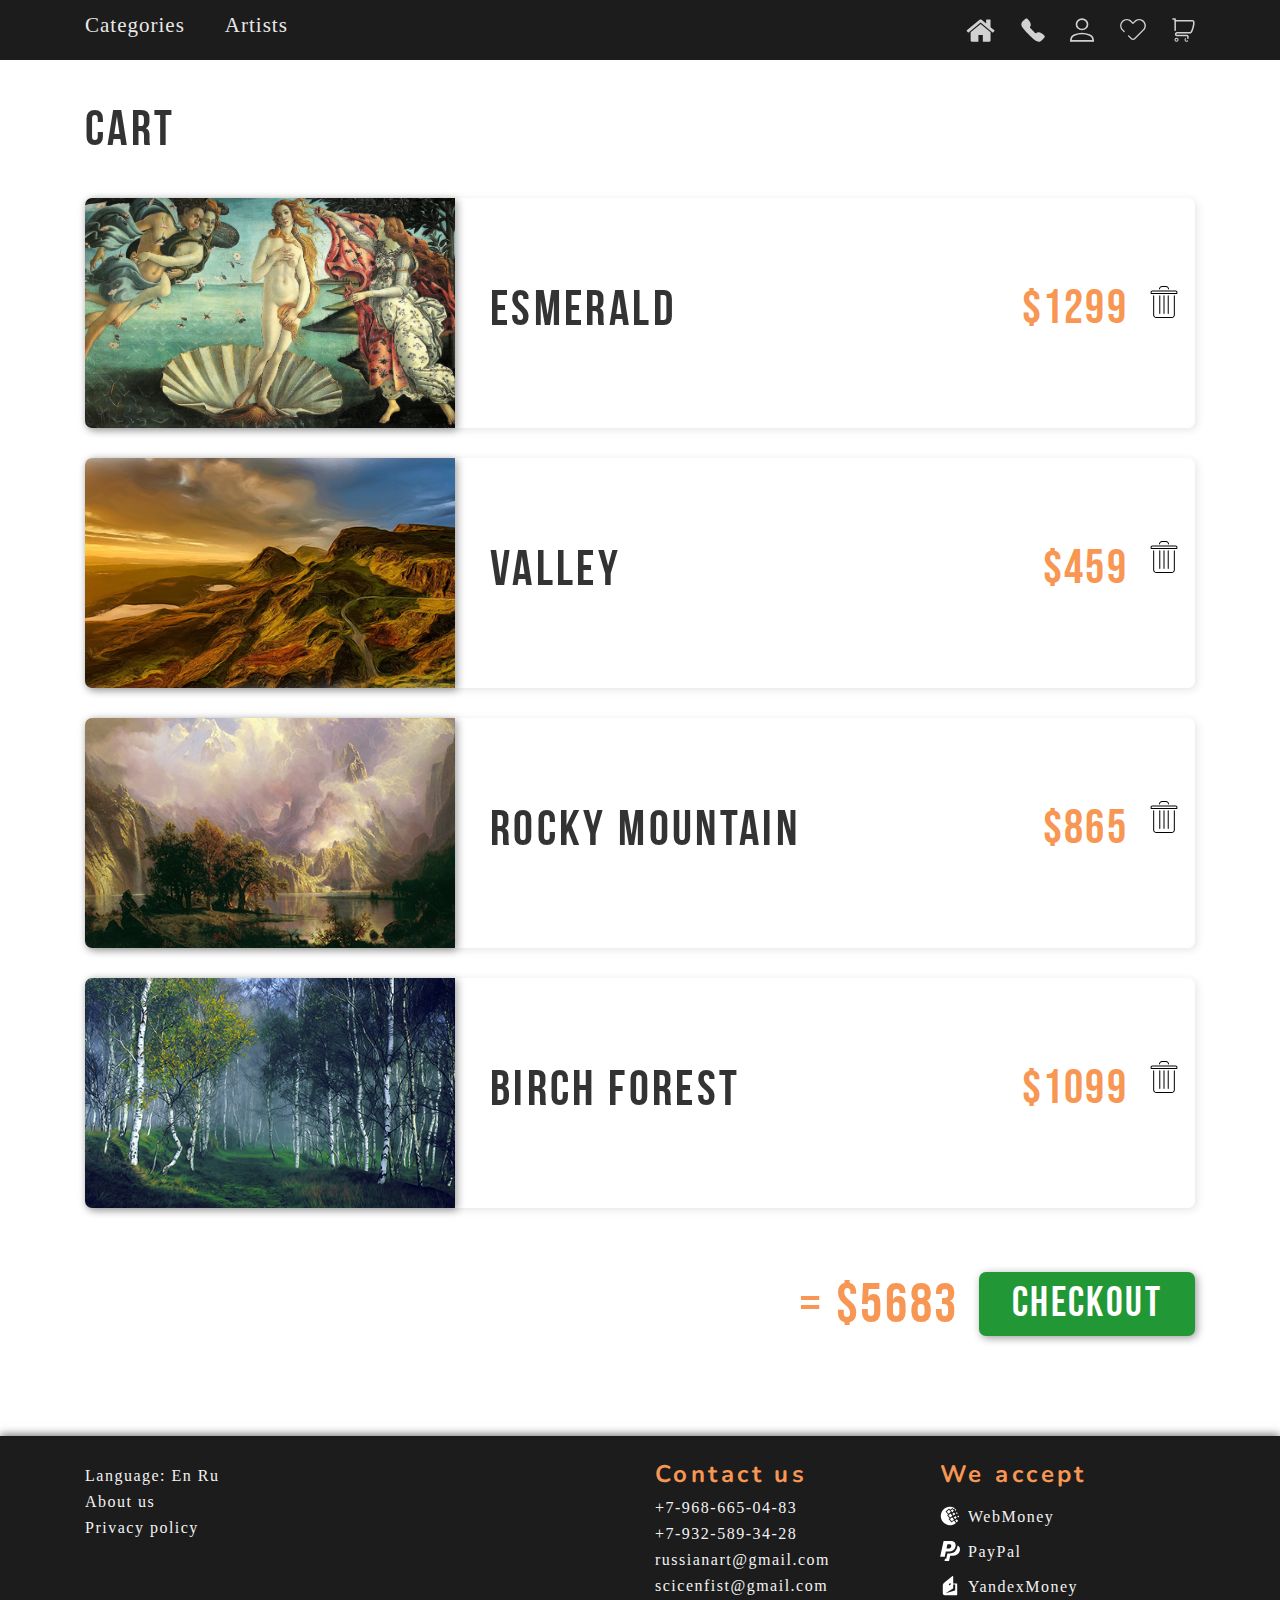
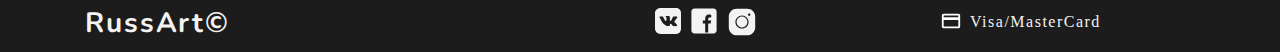
<file: cart.html>
<!DOCTYPE html>
<head>
	<title>Cart</title>
	<meta charset="utf-8">
	<meta name="viewport" content="width=device-width, initial-scale=1">
	<link href="https://fonts.googleapis.com/css2?family=Bebas+Neue&family=Nunito:wght@200;300;400&display=swap" rel="stylesheet">
	<script type="text/javascript" src='scripts/general.js'></script>
	<script type="text/javascript" src='scripts/cart.js'></script>
	<link rel="stylesheet" href="https://maxcdn.bootstrapcdn.com/bootstrap/4.0.0/css/bootstrap.min.css" integrity="sha384-Gn5384xqQ1aoWXA+058RXPxPg6fy4IWvTNh0E263XmFcJlSAwiGgFAW/dAiS6JXm" crossorigin="anonymous">
	<link rel="stylesheet" type="text/css" href="styles/general.css">
	<link rel="stylesheet" type="text/css" href="styles/category.css">
	<link rel="stylesheet" type="text/css" href="styles/cart.css">
</head>

<body>
<!----------------------------------------Header---------------------------------------->

	<div class="container-fluid header not-main">
		<div id="header-back"></div>
		<button id="menu">
			<div class="menu-block"></div>
			<div class="menu-block"></div>
			<div class="menu-block"></div>
		</button>
		<div class="container" id="header">
			<h3 class="en">Categories</h3>
			<h3 class="ru" style="display: none;">Категории</h3>
			<h3 class="en">Artists</h3>
			<h3 class="ru" style="display: none;">Художники</h3>
			<a href="index.html" class="a-icon home"><img class="header-icon" id="home" src="data/home.svg" /></a>
			<a class="a-icon phone"><img class="header-icon" id="phone" src="data/phone.svg"/></a>
			<a href="user.html" class="a-icon"><img class="header-icon" id="user" src="data/user.svg"/></a>
			<a href="favorites.html" class="a-icon"><img class="header-icon" id="heart" src="data/heart.svg"/></a>
			<a href="cart.html" class="a-icon right"><img class="header-icon" id="cart" src="data/cart.svg"/></a>
		</div>
		<hr id="header-line" />
		<div id="header-open" class="container">
			<div class="categories">
				<a class="head-text" href="category.html">Landscape</a>
				<a class="head-text" href="#">Black & white</a>
				<a class="head-text" href="#">Abstract</a>
				<a class="head-text" href="#">Portrait</a>
				<a class="head-text" href="#">Realism</a>
				<a class="head-text" href="#">Cubism</a>
				<a class="head-text" href="#">Modern</a>
			</div>
			<div class="artists">
				<a class="head-text" href="#">Sarine Carlile</a>
				<a class="head-text" href="#">Jason Voorhes</a>
				<a class="head-text" href="#">Pudge Yakovlev</a>
				<a class="head-text" href="#">Veronica Hovard</a>
				<a class="head-text" href="#">Bobi Cotic</a>
			</div>
			<div class="contact">
				<a class="con head-text" href="tel:+79871260069">+7-968-665-04-83</a>
				<a class="second con head-text" href="tel:+79278515414">+7-932-589-34-28</a>
				<a class="con kek head-text" href="mailto:sayfulloev0472@gmail.com">russianart@gmail.com</a>
				<a class="second con head-text" href="mailto:sayfulloev04@mail.ru">scicenfist@gmail.com</a>
			</div>
		</div>
	</div>
	<div class="header-overlay"></div>

<!----------------------------------------Middle---------------------------------------->

	<div id="middle" class="container">
		<div id="title">
			<div id="title-h1">
				<h1 class="en">Cart</h1>
				<h1 class="ru" style="display: none;">Корзина</h1>
			</div>
		</div>

		<div id="cart-cards">
				<div class="row cart-card">
					<div class="col-md-4 cart-img for-anim" style="background-image: url(data/esmerald.jpg)"><a href="#" class="full-a"></div>
					<div class="col-md-5 cart-text for-anim"><a href="#" style="width: 100%"><h1>Esmerald</h1></a></div>
					<div class="col-md-3 cart-price"><h2>$1299</h2><a href="kek"><img class="del-icon" src="data/bin.svg"></a></div>
				</div>
			<a href="#">
				<div class="row cart-card">
					<div class="col-md-4 cart-img for-anim" style="background-image: url(data/card-5.jpg)"></div>
					<div class="col-md-5 cart-text for-anim"><h1>Valley</h1></div>
					<div class="col-md-3 cart-price"><h2>$459</h2><img class="del-icon" src="data/bin.svg"></div>
				</div>
			</a>

			<a href="#">
				<div class="row cart-card">
					<div class="col-md-4 cart-img for-anim" style="background-image: url(data/card-4.jpg)"></div>
					<div class="col-md-5 cart-text for-anim"><h1>Rocky mountain</h1></div>
					<div class="col-md-3 cart-price"><h2>$865</h2><img class="del-icon" src="data/bin.svg"></div>
				</div>
			</a>

			<a href="#">
				<div class="row cart-card">
					<div class="col-md-4 cart-img for-anim" style="background-image: url(data/card-2.jpg)"></div>
					<div class="col-md-5 cart-text for-anim"><h1>Birch forest</h1></div>
					<div class="col-md-3 cart-price"><h2>$1099</h2><img class="del-icon" src="data/bin.svg"></div>
				</div>
			</a>
		</div>

		<div id="total">
			<p>= $5683</p>
			<div class="en button checkout-btn">Checkout</div>
			<div class="ru button checkout-btn" style="display: none;">Купить</div>
		</div>
	</div>

	<!--------------------------------- Pop-up buy block --------------------------------->

	<div class="pop-up">
		<div id="background-overlay">
			<div id="main-pop-up">
				<div id="delivery-title">
					<div id="delivery-title-main">
						<h1 class="arrows" style="color: rgba(0,0,0,.6); margin-left: 5%; cursor: default; opacity: 0;"><</h1>
						<h1 class="en" style="margin-left: auto;">My order</h1>
						<h1 class="ru" style="margin-left: auto; display: none;">Заказ</h1>
						<h1 class="arrows" style="color: rgba(0,0,0,.6); margin-right: 5%; margin-left: auto; cursor: pointer; opacity: 0;">></h1>
					</div>
					<hr />
				</div>
				<div id="input-block-full">
					<div class="input-block">
						<p class="en">Full name*</p>
						<p class="ru" style="display: none;">Полное имя*</p>
						<div class="input-block-small">
							<input class="input-small en" type="text" placeholder="First name">
							<input class="input-small ru" style="display: none;" type="text" placeholder="Имя">
							<input class="input-small input-small-right en" type="text" placeholder="Last name">
							<input class="input-small input-small-right ru" style="display: none;" type="text" placeholder="Фамилия">
						</div>
					</div>
					<div class="input-block">
						<p>Email*</p>
						<div class="input-block-small">
							<input class="input-full" type="email" placeholder="Example@example.com">
						</div>
					</div>
					<div class="input-block">
						<p class="en">Contact number*</p>
						<p class="ru" style="display: none;">Телефон*</p>
						<div class="input-block-small">
							<input class="input-small en" type="tel" placeholder="Area code (exmpl:+7987)">
							<input class="input-small ru" style="display: none;" type="tel" placeholder="Терреториальный код (пример:+7987)">
							<p id="hyphen">-</p>
							<input class="input-small input-small-right en" type="tel" placeholder="Phone number">
							<input class="input-small input-small-right ru" style="display: none;" type="tel" placeholder="Телефон">
						</div>
					</div>
					<div class="input-block">
						<p class="en">Shipping addres*</p>
						<p class="ru" style="display: none;">Адрес доставки*</p>
						<div class="input-block-small">
							<input class="input-full en" type="text" placeholder="Street address line 1">
							<input class="input-full ru" style="display: none;" type="text" placeholder="Улица">
						</div>
						<div class="input-block-small">
							<input class="input-full en" type="text" placeholder="Street address line 2">
							<input class="input-full ru" style="display: none;" type="text" placeholder="Дом, квартира">
						</div>
						<div class="input-block-small">
							<input class="input-small en" type="text" placeholder="City">
							<input class="input-small ru" style="display: none;" type="text" placeholder="Город">	
							<input class="input-small input-small-right en" type="text" placeholder="State / Province">
							<input class="input-small input-small-right ru" style="display: none;" type="text" placeholder="Регион">
						</div>
						<div class="input-block-small">
							<input class="input-small en" type="text" placeholder="Postal code / Zip code">
							<input class="input-small ru" style="display: none;" type="text" placeholder="Почтовый индекс">
				            <select class="input-small input-small-right">
				            	<!---------------------- Не пытайся даже смотреть сюда ---------------------->
				            	<option value="" disabled selected style="background: rgba(0,0,0,.1);">Country</option>
				                <option value="Afghanistan">Afghanistan</option>
				                <option value="Åland Islands">Åland Islands</option>
				                <option value="Albania">Albania</option>
				                <option value="Algeria">Algeria</option>
				                <option value="American Samoa">American Samoa</option>
				                <option value="Andorra">Andorra</option>
				                <option value="Angola">Angola</option>
				                <option value="Anguilla">Anguilla</option>
				                <option value="Antarctica">Antarctica</option>
				                <option value="Antigua and Barbuda">Antigua and Barbuda</option>
				                <option value="Argentina">Argentina</option>
				                <option value="Armenia">Armenia</option>
				                <option value="Aruba">Aruba</option>
				                <option value="Australia">Australia</option>
				                <option value="Austria">Austria</option>
				                <option value="Azerbaijan">Azerbaijan</option>
				                <option value="Bahamas">Bahamas</option>
				                <option value="Bahrain">Bahrain</option>
				                <option value="Bangladesh">Bangladesh</option>
				                <option value="Barbados">Barbados</option>
				                <option value="Belarus">Belarus</option>
				                <option value="Belgium">Belgium</option>
				                <option value="Belize">Belize</option>
				                <option value="Benin">Benin</option>
				                <option value="Bermuda">Bermuda</option>
				                <option value="Bhutan">Bhutan</option>
				                <option value="Bolivia">Bolivia</option>
				                <option value="Bosnia and Herzegovina">Bosnia and Herzegovina</option>
				                <option value="Botswana">Botswana</option>
				                <option value="Bouvet Island">Bouvet Island</option>
				                <option value="Brazil">Brazil</option>
				                <option value="British Indian Ocean Territory">British Indian Ocean Territory</option>
				                <option value="Brunei Darussalam">Brunei Darussalam</option>
				                <option value="Bulgaria">Bulgaria</option>
				                <option value="Burkina Faso">Burkina Faso</option>
				                <option value="Burundi">Burundi</option>
				                <option value="Cambodia">Cambodia</option>
				                <option value="Cameroon">Cameroon</option>
				                <option value="Canada">Canada</option>
				                <option value="Cape Verde">Cape Verde</option>
				                <option value="Cayman Islands">Cayman Islands</option>
				                <option value="Central African Republic">Central African Republic</option>
				                <option value="Chad">Chad</option>
				                <option value="Chile">Chile</option>
				                <option value="China">China</option>
				                <option value="Christmas Island">Christmas Island</option>
				                <option value="Cocos (Keeling) Islands">Cocos (Keeling) Islands</option>
				                <option value="Colombia">Colombia</option>
				                <option value="Comoros">Comoros</option>
				                <option value="Congo">Congo</option>
				                <option value="Congo, The Democratic Republic of The">Congo, The Democratic Republic of The</option>
				                <option value="Cook Islands">Cook Islands</option>
				                <option value="Costa Rica">Costa Rica</option>
				                <option value="Cote D'ivoire">Cote D'ivoire</option>
				                <option value="Croatia">Croatia</option>
				                <option value="Cuba">Cuba</option>
				                <option value="Cyprus">Cyprus</option>
				                <option value="Czech Republic">Czech Republic</option>
				                <option value="Denmark">Denmark</option>
				                <option value="Djibouti">Djibouti</option>
				                <option value="Dominica">Dominica</option>
				                <option value="Dominican Republic">Dominican Republic</option>
				                <option value="Ecuador">Ecuador</option>
				                <option value="Egypt">Egypt</option>
				                <option value="El Salvador">El Salvador</option>
				                <option value="Equatorial Guinea">Equatorial Guinea</option>
				                <option value="Eritrea">Eritrea</option>
				                <option value="Estonia">Estonia</option>
				                <option value="Ethiopia">Ethiopia</option>
				                <option value="Falkland Islands (Malvinas)">Falkland Islands (Malvinas)</option>
				                <option value="Faroe Islands">Faroe Islands</option>
				                <option value="Fiji">Fiji</option>
				                <option value="Finland">Finland</option>
				                <option value="France">France</option>
				                <option value="French Guiana">French Guiana</option>
				                <option value="French Polynesia">French Polynesia</option>
				                <option value="French Southern Territories">French Southern Territories</option>
				                <option value="Gabon">Gabon</option>
				                <option value="Gambia">Gambia</option>
				                <option value="Georgia">Georgia</option>
				                <option value="Germany">Germany</option>
				                <option value="Ghana">Ghana</option>
				                <option value="Gibraltar">Gibraltar</option>
				                <option value="Greece">Greece</option>
				                <option value="Greenland">Greenland</option>
				                <option value="Grenada">Grenada</option>
				                <option value="Guadeloupe">Guadeloupe</option>
				                <option value="Guam">Guam</option>
				                <option value="Guatemala">Guatemala</option>
				                <option value="Guernsey">Guernsey</option>
				                <option value="Guinea">Guinea</option>
				                <option value="Guinea-bissau">Guinea-bissau</option>
				                <option value="Guyana">Guyana</option>
				                <option value="Haiti">Haiti</option>
				                <option value="Heard Island and Mcdonald Islands">Heard Island and Mcdonald Islands</option>
				                <option value="Holy See (Vatican City State)">Holy See (Vatican City State)</option>
				                <option value="Honduras">Honduras</option>
				                <option value="Hong Kong">Hong Kong</option>
				                <option value="Hungary">Hungary</option>
				                <option value="Iceland">Iceland</option>
				                <option value="India">India</option>
				                <option value="Indonesia">Indonesia</option>
				                <option value="Iran, Islamic Republic of">Iran, Islamic Republic of</option>
				                <option value="Iraq">Iraq</option>
				                <option value="Ireland">Ireland</option>
				                <option value="Isle of Man">Isle of Man</option>
				                <option value="Israel">Israel</option>
				                <option value="Italy">Italy</option>
				                <option value="Jamaica">Jamaica</option>
				                <option value="Japan">Japan</option>
				                <option value="Jersey">Jersey</option>
				                <option value="Jordan">Jordan</option>
				                <option value="Kazakhstan">Kazakhstan</option>
				                <option value="Kenya">Kenya</option>
				                <option value="Kiribati">Kiribati</option>
				                <option value="Korea, Democratic People's Republic of">Korea, Democratic People's Republic of</option>
				                <option value="Korea, Republic of">Korea, Republic of</option>
				                <option value="Kuwait">Kuwait</option>
				                <option value="Kyrgyzstan">Kyrgyzstan</option>
				                <option value="Lao People's Democratic Republic">Lao People's Democratic Republic</option>
				                <option value="Latvia">Latvia</option>
				                <option value="Lebanon">Lebanon</option>
				                <option value="Lesotho">Lesotho</option>
				                <option value="Liberia">Liberia</option>
				                <option value="Libyan Arab Jamahiriya">Libyan Arab Jamahiriya</option>
				                <option value="Liechtenstein">Liechtenstein</option>
				                <option value="Lithuania">Lithuania</option>
				                <option value="Luxembourg">Luxembourg</option>
				                <option value="Macao">Macao</option>
				                <option value="Macedonia, The Former Yugoslav Republic of">Macedonia, The Former Yugoslav Republic of</option>
				                <option value="Madagascar">Madagascar</option>
				                <option value="Malawi">Malawi</option>
				                <option value="Malaysia">Malaysia</option>
				                <option value="Maldives">Maldives</option>
				                <option value="Mali">Mali</option>
				                <option value="Malta">Malta</option>
				                <option value="Marshall Islands">Marshall Islands</option>
				                <option value="Martinique">Martinique</option>
				                <option value="Mauritania">Mauritania</option>
				                <option value="Mauritius">Mauritius</option>
				                <option value="Mayotte">Mayotte</option>
				                <option value="Mexico">Mexico</option>
				                <option value="Micronesia, Federated States of">Micronesia, Federated States of</option>
				                <option value="Moldova, Republic of">Moldova, Republic of</option>
				                <option value="Monaco">Monaco</option>
				                <option value="Mongolia">Mongolia</option>
				                <option value="Montenegro">Montenegro</option>
				                <option value="Montserrat">Montserrat</option>
				                <option value="Morocco">Morocco</option>
				                <option value="Mozambique">Mozambique</option>
				                <option value="Myanmar">Myanmar</option>
				                <option value="Namibia">Namibia</option>
				                <option value="Nauru">Nauru</option>
				                <option value="Nepal">Nepal</option>
				                <option value="Netherlands">Netherlands</option>
				                <option value="Netherlands Antilles">Netherlands Antilles</option>
				                <option value="New Caledonia">New Caledonia</option>
				                <option value="New Zealand">New Zealand</option>
				                <option value="Nicaragua">Nicaragua</option>
				                <option value="Niger">Niger</option>
				                <option value="Nigeria">Nigeria</option>
				                <option value="Niue">Niue</option>
				                <option value="Norfolk Island">Norfolk Island</option>
				                <option value="Northern Mariana Islands">Northern Mariana Islands</option>
				                <option value="Norway">Norway</option>
				                <option value="Oman">Oman</option>
				                <option value="Pakistan">Pakistan</option>
				                <option value="Palau">Palau</option>
				                <option value="Palestinian Territory, Occupied">Palestinian Territory, Occupied</option>
				                <option value="Panama">Panama</option>
				                <option value="Papua New Guinea">Papua New Guinea</option>
				                <option value="Paraguay">Paraguay</option>
				                <option value="Peru">Peru</option>
				                <option value="Philippines">Philippines</option>
				                <option value="Pitcairn">Pitcairn</option>
				                <option value="Poland">Poland</option>
				                <option value="Portugal">Portugal</option>
				                <option value="Puerto Rico">Puerto Rico</option>
				                <option value="Qatar">Qatar</option>
				                <option value="Reunion">Reunion</option>
				                <option value="Romania">Romania</option>
				                <option value="Russian Federation">Russian Federation</option>
				                <option value="Rwanda">Rwanda</option>
				                <option value="Saint Helena">Saint Helena</option>
				                <option value="Saint Kitts and Nevis">Saint Kitts and Nevis</option>
				                <option value="Saint Lucia">Saint Lucia</option>
				                <option value="Saint Pierre and Miquelon">Saint Pierre and Miquelon</option>
				                <option value="Saint Vincent and The Grenadines">Saint Vincent and The Grenadines</option>
				                <option value="Samoa">Samoa</option>
				                <option value="San Marino">San Marino</option>
				                <option value="Sao Tome and Principe">Sao Tome and Principe</option>
				                <option value="Saudi Arabia">Saudi Arabia</option>
				                <option value="Senegal">Senegal</option>
				                <option value="Serbia">Serbia</option>
				                <option value="Seychelles">Seychelles</option>
				                <option value="Sierra Leone">Sierra Leone</option>
				                <option value="Singapore">Singapore</option>
				                <option value="Slovakia">Slovakia</option>
				                <option value="Slovenia">Slovenia</option>
				                <option value="Solomon Islands">Solomon Islands</option>
				                <option value="Somalia">Somalia</option>
				                <option value="South Africa">South Africa</option>
				                <option value="South Georgia and The South Sandwich Islands">South Georgia and The South Sandwich Islands</option>
				                <option value="Spain">Spain</option>
				                <option value="Sri Lanka">Sri Lanka</option>
				                <option value="Sudan">Sudan</option>
				                <option value="Suriname">Suriname</option>
				                <option value="Svalbard and Jan Mayen">Svalbard and Jan Mayen</option>
				                <option value="Swaziland">Swaziland</option>
				                <option value="Sweden">Sweden</option>
				                <option value="Switzerland">Switzerland</option>
				                <option value="Syrian Arab Republic">Syrian Arab Republic</option>
				                <option value="Taiwan, Province of China">Taiwan, Province of China</option>
				                <option value="Tajikistan">Tajikistan</option>
				                <option value="Tanzania, United Republic of">Tanzania, United Republic of</option>
				                <option value="Thailand">Thailand</option>
				                <option value="Timor-leste">Timor-leste</option>
				                <option value="Togo">Togo</option>
				                <option value="Tokelau">Tokelau</option>
				                <option value="Tonga">Tonga</option>
				                <option value="Trinidad and Tobago">Trinidad and Tobago</option>
				                <option value="Tunisia">Tunisia</option>
				                <option value="Turkey">Turkey</option>
				                <option value="Turkmenistan">Turkmenistan</option>
				                <option value="Turks and Caicos Islands">Turks and Caicos Islands</option>
				                <option value="Tuvalu">Tuvalu</option>
				                <option value="Uganda">Uganda</option>
				                <option value="Ukraine">Ukraine</option>
				                <option value="United Arab Emirates">United Arab Emirates</option>
				                <option value="United Kingdom">United Kingdom</option>
				                <option value="United States">United States</option>
				                <option value="United States Minor Outlying Islands">United States Minor Outlying Islands</option>
				                <option value="Uruguay">Uruguay</option>
				                <option value="Uzbekistan">Uzbekistan</option>
				                <option value="Vanuatu">Vanuatu</option>
				                <option value="Venezuela">Venezuela</option>
				                <option value="Viet Nam">Viet Nam</option>
				                <option value="Virgin Islands, British">Virgin Islands, British</option>
				                <option value="Virgin Islands, U.S.">Virgin Islands, U.S.</option>
				                <option value="Wallis and Futuna">Wallis and Futuna</option>
				                <option value="Western Sahara">Western Sahara</option>
				                <option value="Yemen">Yemen</option>
				                <option value="Zambia">Zambia</option>
				                <option value="Zimbabwe">Zimbabwe</option>
				            </select>
						</div>
					</div>
				</div>

				<div class="button next-btn lang" >Next</div>

				<div id="close-icon">X</div>
			</div>
		</div>
	</div>

<!----------------------------------------Footer---------------------------------------->
	<div class='container-fluid' id="footer">
		<div class="container content">
			<div class="row">
				<div class="col-md-4 non-mobile">
					<p href="" class="first en">Language: <span id="en">En</span> <span id="ru">Ru</span></p>
					<p href="" class="first ru" style="display: none;">Язык: <span id="en">En</span> <span id="ru">Ru</span></p>
					<a class="en" href="#">About us</a>
					<a class="ru" style="display: none;" href="#">Про нас</a>
					<a class="en" href="#">Privacy policy</a>
					<a class="ru" style="display: none;" href="#">Политика конфиденциальности</a>
					<a href="index.html" id="name">RussArt©</a>
				</div>
				<div class="col-md-2"></div>
				<div class="col-md-3">
					<h3 class="first en">Contact us</h3>
					<h3 class="first ru" style="display: none;">Связаться с нами</h3>
					<a href="tel:+79871260069">+7-968-665-04-83</a>
					<a href="tel:+79278515414">+7-932-589-34-28</a>
					<a href="mailto:sayfulloev0472@gmail.com">russianart@gmail.com</a>
					<a href="mailto:sayfulloev04@mail.ru">scicenfist@gmail.com</a>
					<div class="icons">
						<a href="https://vk.com" target="_blank">
							<div class="icon">
								<svg xmlns="http://www.w3.org/2000/svg" x="0px" y="0px"
								width="26" height="26"
								viewBox="0 0 172 172"
								style=" fill:#000000;"><g fill="none" fill-rule="none" stroke="none" stroke-width="1" stroke-linecap="butt" stroke-linejoin="miter" stroke-miterlimit="10" stroke-dasharray="" stroke-dashoffset="0" font-family="none" font-weight="none" font-size="none" text-anchor="none" style="mix-blend-mode: normal"><path d="M0,172v-172h172v172z" fill="none" fill-rule="nonzero"></path><g fill="#ffffff" fill-rule="evenodd"><path d="M140.70613,0h-104.55408c-18.55409,0 -36.15204,14.54868 -36.15204,33.07692v104.60577c0,18.52824 17.59796,34.31731 36.15204,34.31731h104.57993c18.52824,0 31.26803,-15.78906 31.26803,-34.31731v-104.60577c0,-18.52824 -12.73978,-33.07692 -31.29387,-33.07692zM134.375,99.28246c9.40625,8.73437 11.37019,12.99819 11.68029,13.51502c3.90204,6.48618 -4.31551,6.97717 -4.31551,6.97717l-15.71154,0.23257c0,0 -3.38521,0.67188 -7.82992,-2.40324c-5.89183,-4.00541 -11.42188,-14.49699 -15.76322,-13.15324c-4.36719,1.39543 -4.23798,10.85337 -4.23798,10.85337c0,0 0.02584,1.65385 -0.95613,2.73918c-1.08534,1.13702 -3.20433,1.03365 -3.20433,1.03365h-7.05469c0,0 -15.53065,1.29207 -29.20072,-12.94651c-14.91046,-15.53065 -28.0637,-46.15265 -28.0637,-46.15265c0,0 -0.7494,-1.9381 0.05168,-2.92007c0.93029,-1.08533 3.46274,-1.13702 3.46274,-1.13702l16.82271,-0.07753c0,0 1.57633,0.28426 2.71335,1.11118c0.93029,0.67188 1.47296,1.96394 1.47296,1.96394c0,0 2.71334,6.89964 6.30529,13.10156c7.02885,12.14543 10.3107,14.80709 12.6881,13.51503c3.48858,-1.91226 2.42908,-17.15865 2.42908,-17.15865c0,0 0.07753,-5.55589 -1.75721,-8.03666c-1.39543,-1.88642 -4.03125,-2.45493 -5.21995,-2.60997c-0.95613,-0.12921 0.62019,-2.32572 2.63581,-3.30769c3.02344,-1.47296 8.3726,-1.57633 14.67788,-1.4988c4.90986,0.05169 6.33113,0.36178 8.24339,0.82692c5.8143,1.39544 3.85036,6.79628 3.85036,19.76863c0,4.16046 -0.7494,10.0006 2.2482,11.93871c1.29206,0.82692 4.44471,0.12921 12.30048,-13.25661c3.74699,-6.35697 6.53786,-13.79928 6.53786,-13.79928c0,0 0.62019,-1.34375 1.57632,-1.91226c0.98197,-0.56851 2.29988,-0.38762 2.29988,-0.38762l17.70132,-0.12921c0,0 5.29747,-0.62019 6.17608,1.78305c0.90444,2.50661 -1.98979,8.39844 -9.22537,18.03726c-11.88702,15.8149 -13.20492,14.34195 -3.33353,23.48979z"></path></g></g></svg></div>
						</a>
						<a href="https://facebook.com" target="_blank">
						<div class="icon" style="margin-top: 6px;">
							<svg xmlns="http://www.w3.org/2000/svg" x="0px" y="0px"
							width="30" height="30"
							viewBox="0 0 172 172"
							style=" fill:#000000;"><g fill="none" fill-rule="nonzero" stroke="none" stroke-width="1" stroke-linecap="butt" stroke-linejoin="miter" stroke-miterlimit="10" stroke-dasharray="" stroke-dashoffset="0" font-family="none" font-weight="none" font-size="none" text-anchor="none" style="mix-blend-mode: normal"><path d="M0,172v-172h172v172z" fill="none"></path><g fill="#ffffff"><path d="M141.04,13.76h-110.08c-9.4944,0 -17.2,7.7056 -17.2,17.2v110.08c0,9.4944 7.7056,17.2 17.2,17.2h110.08c9.4944,0 17.2,-7.7056 17.2,-17.2v-110.08c0,-9.4944 -7.7056,-17.2 -17.2,-17.2zM127.28,65.36h-6.88c-7.3616,0 -10.32,1.72 -10.32,6.88v10.32h17.2l-3.44,17.2h-13.76v51.6h-17.2v-51.6h-13.76v-17.2h13.76v-10.32c0,-13.76 6.88,-24.08 20.64,-24.08c9.976,0 13.76,3.44 13.76,3.44z"></path></g></g></svg></div>
						</a>
						<a href="https://instagram.com" target="_blank">
						<div class="icon" style="margin-top: 7px;">
							<svg xmlns="http://www.w3.org/2000/svg" x="0px" y="0px"
							width="30" height="30"
							viewBox="0 0 172 172"
							style=" fill:#000000;"><g fill="none" fill-rule="nonzero" stroke="none" stroke-width="1" stroke-linecap="butt" stroke-linejoin="miter" stroke-miterlimit="10" stroke-dasharray="" stroke-dashoffset="0" font-family="none" font-weight="none" font-size="none" text-anchor="none" style="mix-blend-mode: normal"><path d="M0,172v-172h172v172z" fill="none"></path><g fill="#ffffff"><path d="M55.04,10.32c-24.6648,0 -44.72,20.0552 -44.72,44.72v61.92c0,24.6648 20.0552,44.72 44.72,44.72h61.92c24.6648,0 44.72,-20.0552 44.72,-44.72v-61.92c0,-24.6648 -20.0552,-44.72 -44.72,-44.72zM127.28,37.84c3.784,0 6.88,3.096 6.88,6.88c0,3.784 -3.096,6.88 -6.88,6.88c-3.784,0 -6.88,-3.096 -6.88,-6.88c0,-3.784 3.096,-6.88 6.88,-6.88zM86,48.16c20.8808,0 37.84,16.9592 37.84,37.84c0,20.8808 -16.9592,37.84 -37.84,37.84c-20.8808,0 -37.84,-16.9592 -37.84,-37.84c0,-20.8808 16.9592,-37.84 37.84,-37.84zM86,55.04c-17.0624,0 -30.96,13.8976 -30.96,30.96c0,17.0624 13.8976,30.96 30.96,30.96c17.0624,0 30.96,-13.8976 30.96,-30.96c0,-17.0624 -13.8976,-30.96 -30.96,-30.96z"></path></g></g></svg></div>
						</a>
					</div>
				</div>
				<div class="col-md-3 non-mobile">
					<h3 class="first en">We accept</h3>
					<h3 class="first ru" style="display: none;">Мы принимаем</h3>
					<div class="webmoney icon check">
						<svg class="icon" xmlns="http://www.w3.org/2000/svg" x="0px" y="0px"
						width="20" height="20"
						viewBox="0 0 172 172"
						style=" fill:#000000;"><g fill="none" fill-rule="nonzero" stroke="none" stroke-width="1" stroke-linecap="butt" stroke-linejoin="miter" stroke-miterlimit="10" stroke-dasharray="" stroke-dashoffset="0" font-family="none" font-weight="none" font-size="none" text-anchor="none" style="mix-blend-mode: normal"><path d="M0,172v-172h172v172z" fill="none"></path><g fill="#ffffff"><path d="M83.89703,6.99422c-22.19247,0.48869 -45.34055,10.23696 -61.41609,31.84015c-26.02704,34.99168 -19.16107,83.38039 15.63453,110.15391c14.7748,11.3692 31.61865,16.24594 47.66281,16.24594c17.55432,0 34.09497,-5.88992 45.96297,-15.45312l0.16125,0.18812l5.16672,-4.54187l-17.50906,-19.93453l-7.29656,6.68515c-3.85624,3.51568 -7.57112,6.90574 -11.19344,10.3939c-5.85488,-6.68392 -11.7935,-13.30253 -17.72406,-19.92109c-2.85864,-3.18888 -5.71465,-6.38174 -8.56641,-9.58094c-0.16512,-0.18232 -0.32223,-0.37174 -0.47703,-0.56438l8.35813,-7.8139l-21.52015,-24.30172l8.42531,-7.89453l-21.86953,-24.34875l29.77078,-26.89516l10.99188,11.89219l18.21453,-16.17203c0.1548,0.04816 0.30207,0.09965 0.45687,0.14781l10.42078,11.41516l9.74219,-8.91578c0,0 -2.57753,-2.39273 -5.11969,-3.78937c-0.38872,-0.21328 -0.75115,-0.27219 -1.09515,-0.26875c-10.89534,-5.81661 -23.86608,-8.85962 -37.18156,-8.56641zM133.01781,24.93328l-8.70078,7.96172l7.8475,8.7075l8.73437,-7.85422zM106.53922,27.28484l-13.45765,12.22812l12.10719,13.45094l13.4375,-12.13406zM76.6139,32.23656l-18.14734,16.44078l16.37359,18.21453l18.18766,-16.42062zM145.0175,53.09828l-8.6739,7.90125l7.90797,8.74781l8.74109,-7.92813zM119.55344,55.85969l-13.4375,12.1811l12.10047,13.50469l13.4711,-12.1811zM90.1186,64.54031l-18.15406,16.48109l16.40719,18.21453l18.10031,-16.46094zM157.11125,81.24313l-8.72094,7.8475l7.91469,8.74781l8.7411,-7.86765zM131.64719,85.88578l-13.4375,12.1475l12.11391,13.52485l13.45094,-12.20797zM103.52922,97.28078l-18.14735,16.4139l16.33328,18.26156l18.21453,-16.44078zM144.02985,114.56813l-13.38375,12.20125l12.12734,13.42406l13.47781,-12.1475z"></path></g></g></svg>
						<a href="https://www.webmoney.ru" target="_blank">WebMoney</a></div>
					<div class="paypal icon check">
						<svg xmlns="http://www.w3.org/2000/svg" x="0px" y="0px"
						width="20" height="20"
						viewBox="0 0 172 172"
						style=" fill:#000000;"><g fill="none" fill-rule="nonzero" stroke="none" stroke-width="1" stroke-linecap="butt" stroke-linejoin="miter" stroke-miterlimit="10" stroke-dasharray="" stroke-dashoffset="0" font-family="none" font-weight="none" font-size="none" text-anchor="none" style="mix-blend-mode: normal"><path d="M0,172v-172h172v172z" fill="none"></path><g fill="#ffffff"><path d="M30.90625,0l-29.5625,135.94271h39.19271l9.63021,-45.01562h27.99479c26.81901,0 49.32683,-16.46094 55.31771,-44.56771c6.80274,-31.83008 -15.98503,-46.35937 -35.60938,-46.35937zM64.27604,27.77083h19.03646c9.60222,0 16.01302,8.25847 13.21354,18.58854c-2.40755,10.33008 -12.37369,18.58854 -22.39583,18.58854h-18.36458zM150.27604,38.96875c-0.02799,4.08724 -0.30794,8.37044 -1.34375,13.21354c-2.65951,12.51367 -8.14649,23.57162 -15.67708,32.25c-3.16341,9.35026 -12.40169,16.57292 -21.72396,16.57292h-0.44792c-9.04232,4.11524 -19.26042,6.27083 -30.23437,6.27083h-17.46875l-7.39062,34.71354l-2.23958,10.30208h-10.75l-4.25521,19.70833h39.19271l9.63021,-45.01562h27.99479c26.81901,0 49.29883,-16.6849 55.31771,-44.79167c5.03906,-23.6276 -6.4388,-37.54101 -20.60417,-43.22396z"></path></g></g></svg>
						<a href="https://www.paypal.com" target="_blank">PayPal</a></div>
					<div class="yandex icon check">
						<svg xmlns="http://www.w3.org/2000/svg" x="0px" y="0px"
						width="20" height="20"
						viewBox="0 0 172 172"
						style=" fill:#FFFFFF;"><g fill="none" fill-rule="nonzero" stroke="none" stroke-width="1" stroke-linecap="butt" stroke-linejoin="miter" stroke-miterlimit="10" stroke-dasharray="" stroke-dashoffset="0" font-family="none" font-weight="none" font-size="none" text-anchor="none" style="mix-blend-mode: normal"><path d="M0,172v-172h172v172z" fill="none"></path><g id="original-icon" fill="#FFFFFF"><path d="M144.48,65.36h-30.96v-61.92c0,-1.3244 -0.76024,-2.5284 -1.95048,-3.10288c-1.19024,-0.5676 -2.60408,-0.4128 -3.64296,0.41968c-0.49192,0.39216 -49.278,39.5428 -63.87392,50.59208c-18.00152,13.62584 -19.97264,20.07584 -19.97264,30.59536v65.97576c0,9.48408 7.71592,17.2 17.2,17.2h103.2c1.89888,0 3.44,-1.54112 3.44,-3.44v-92.88c0,-1.89888 -1.54112,-3.44 -3.44,-3.44zM78.89984,66.29224c3.70488,-4.13488 9.11944,-5.59344 12.08816,-3.26112c2.97216,2.33576 2.37704,7.58176 -1.32784,11.71664c-3.70488,4.13488 -9.116,5.59344 -12.08816,3.25768c-2.97216,-2.33576 -2.37704,-7.57832 1.32784,-11.7132zM48.16,147.92l63.75696,-40.26864c0.9976,-0.62952 1.60304,-1.72688 1.60304,-2.9068v-32.50456h17.2v49.02c0,1.52736 -1.00792,2.87584 -2.4768,3.3024z"></path></g></g></svg>
						<a href="https://checkout.yandex.com" target="_blank">YandexMoney</a></div>
					<div class="credit icon check">
						<svg xmlns="http://www.w3.org/2000/svg" x="0px" y="0px"
						width="22" height="22"
						viewBox="0 0 172 172"
						style=" fill:#000000;"><g fill="none" fill-rule="nonzero" stroke="none" stroke-width="1" stroke-linecap="butt" stroke-linejoin="miter" stroke-miterlimit="10" stroke-dasharray="" stroke-dashoffset="0" font-family="none" font-weight="none" font-size="none" text-anchor="none" style="mix-blend-mode: normal"><path d="M0,172v-172h172v172z" fill="none"></path><g fill="#ffffff"><path d="M28.66667,28.66667c-7.91917,0 -14.33333,6.41417 -14.33333,14.33333v14.33333v21.5v50.16667c0,7.91917 6.41417,14.33333 14.33333,14.33333h114.66667c7.91917,0 14.33333,-6.41417 14.33333,-14.33333v-50.16667v-21.5v-14.33333c0,-7.91917 -6.41417,-14.33333 -14.33333,-14.33333zM28.66667,43h114.66667v14.33333h-114.66667zM28.66667,78.83333h114.66667v50.16667h-114.66667z"></path></g></g></svg>
						<a href="https://www.visa.com" target="_blank">Visa</a>
						<a>/</a>
						<a href="https://www.mastercard.com" target="_blank">MasterCard</a></div>
					</div>
				</div>
			</div>
		</div>
	</div>
</body>
</file>
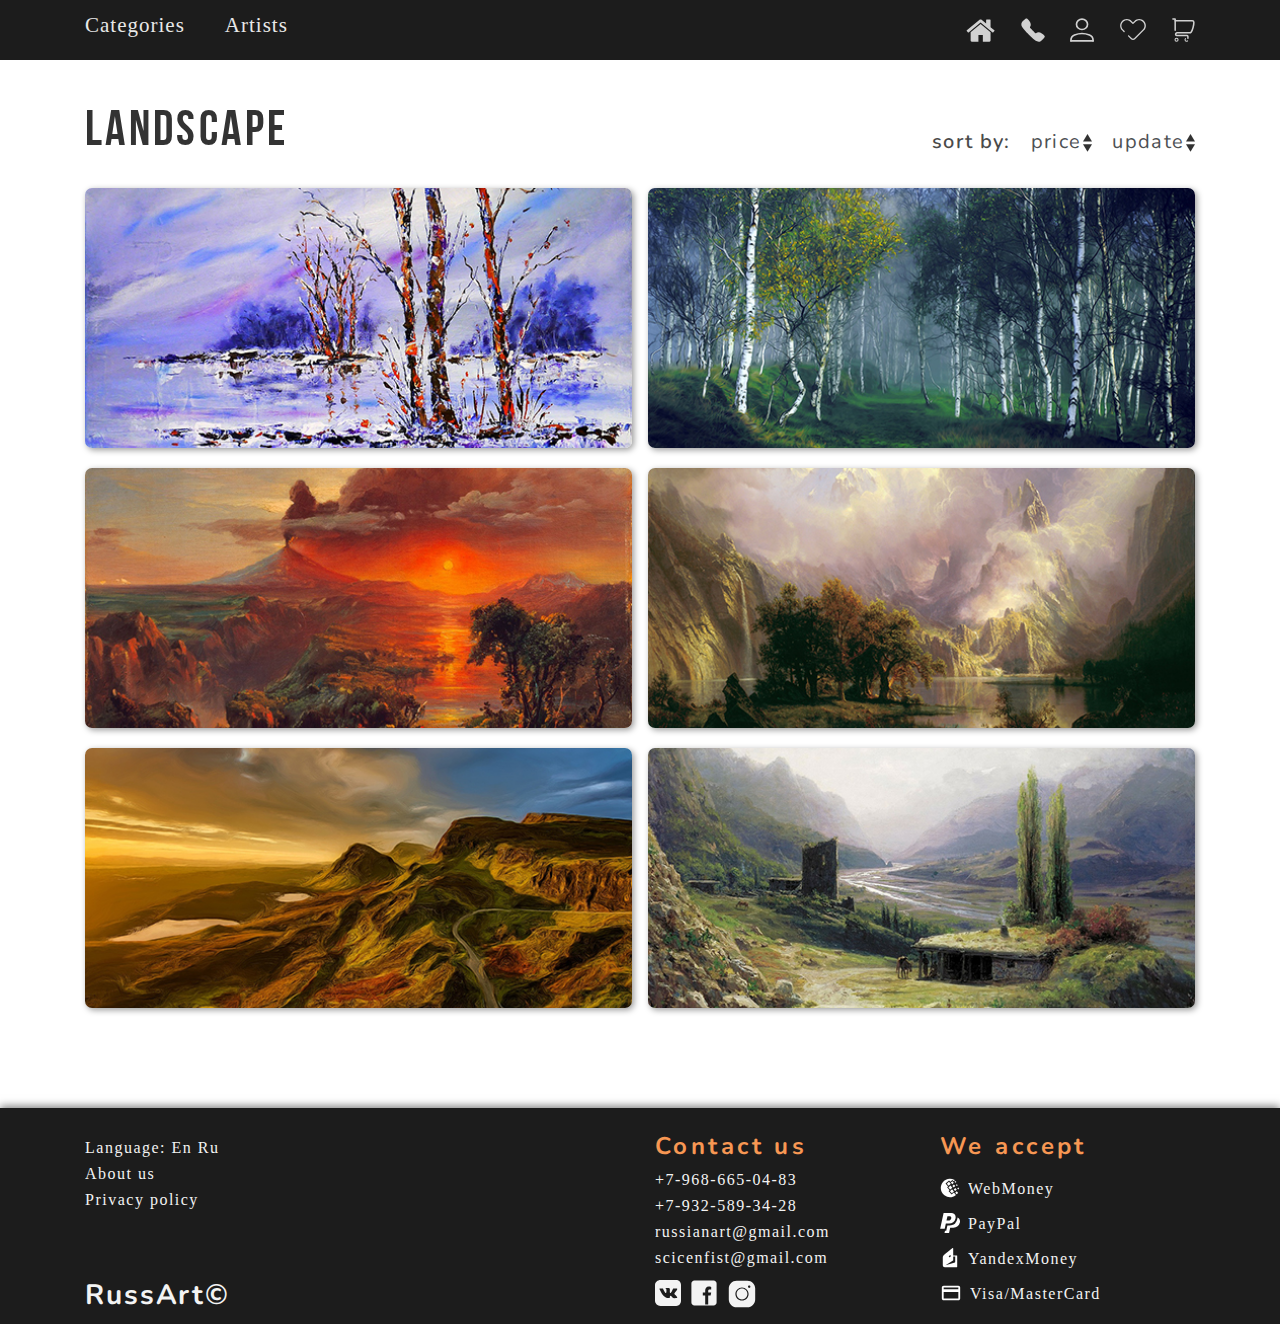
<file: category.html>
<!DOCTYPE html>
<head>
	<title>Landscape</title>
	<meta charset="utf-8">
	<meta name="viewport" content="width=device-width, initial-scale=1">
	<link rel="stylesheet" href="https://maxcdn.bootstrapcdn.com/bootstrap/4.0.0/css/bootstrap.min.css" integrity="sha384-Gn5384xqQ1aoWXA+058RXPxPg6fy4IWvTNh0E263XmFcJlSAwiGgFAW/dAiS6JXm" crossorigin="anonymous">
	<link href="https://fonts.googleapis.com/css2?family=Bebas+Neue&family=Nunito:wght@200;300;400&display=swap" rel="stylesheet">
	<script type="text/javascript" src='scripts/general.js'></script>
	<script type="text/javascript" src='scripts/category.js'></script>
	<link rel="stylesheet" type="text/css" href="styles/general.css">
	<link rel="stylesheet" type="text/css" href="styles/category.css">
</head>

<body>

<!----------------------------------------Header---------------------------------------->

	<div class="container-fluid header not-main">
		<div id="header-back"></div>
		<button id="menu">
			<div class="menu-block"></div>
			<div class="menu-block"></div>
			<div class="menu-block"></div>
		</button>
		<div class="container" id="header">
			<h3 class="en">Categories</h3>
			<h3 class="ru" style="display: none;">Категории</h3>
			<h3 class="en">Artists</h3>
			<h3 class="ru" style="display: none;">Художники</h3>
			<a href="index.html" class="a-icon home"><img class="header-icon" id="home" src="data/home.svg" /></a>
			<a class="a-icon phone"><img class="header-icon" id="phone" src="data/phone.svg"/></a>
			<a href="user.html" class="a-icon"><img class="header-icon" id="user" src="data/user.svg"/></a>
			<a href="favorites.html" class="a-icon"><img class="header-icon" id="heart" src="data/heart.svg"/></a>
			<a href="cart.html" class="a-icon right"><img class="header-icon" id="cart" src="data/cart.svg"/></a>
		</div>
		<hr id="header-line" />
		<div id="header-open" class="container">
			<div class="categories">
				<a class="head-text" href="category.html">Landscape</a>
				<a class="head-text" href="#">Black & white</a>
				<a class="head-text" href="#">Abstract</a>
				<a class="head-text" href="#">Portrait</a>
				<a class="head-text" href="#">Realism</a>
				<a class="head-text" href="#">Cubism</a>
				<a class="head-text" href="#">Modern</a>
			</div>
			<div class="artists">
				<a class="head-text" href="#">Sarine Carlile</a>
				<a class="head-text" href="#">Jason Voorhes</a>
				<a class="head-text" href="#">Pudge Yakovlev</a>
				<a class="head-text" href="#">Veronica Hovard</a>
				<a class="head-text" href="#">Bobi Cotic</a>
			</div>
			<div class="contact">
				<a class="con head-text" href="tel:+79871260069">+7-968-665-04-83</a>
				<a class="second con head-text" href="tel:+79278515414">+7-932-589-34-28</a>
				<a class="con kek head-text" href="mailto:sayfulloev0472@gmail.com">russianart@gmail.com</a>
				<a class="second con head-text" href="mailto:sayfulloev04@mail.ru">scicenfist@gmail.com</a>
			</div>
		</div>
	</div>
	<div class="header-overlay"></div>

<!----------------------------------------Catalog---------------------------------------->

	<div class="container" id="middle">
		<div id="title">
			<div id="title-h1">
				<h1>Landscape</h1>
			</div>
			<div id="sort-block">
				<p class="en sort-abc">sort by:</p>
				<p class="ru sort-abc" style="display: none;">сортировать по:</p>
				<div id="sort-by-price" class="sort">
					<p class="en">price<img id="sort-by-price-icon" class="sort-img" src="data/sort-none.svg" /></p>
					<p class="ru" style="display: none;">цена<img id="sort-by-price-icon" class="sort-img" src="data/sort-none.svg" /></p>
				</div>
				<div id="sort-by-update" class="sort">
					<p class="en">update<img id="sort-by-update-icon" class="sort-img" src="data/sort-none.svg" /></p>
					<p class="ru" style="display: none;">посление<img id="sort-by-update-icon" class="sort-img" src="data/sort-none.svg" /></p>
				</div>
			</div>
		</div>
		<div id="catalog">
			<div class="row cat-row">
				<div class="col-md-6">
						<div class="img-card" style="background-image: url(data/card-1.jpg);">
							<div class="cat-overlay">
								<div class="cat-content">
									<a href="#" class="cat-a"></a>
									<div class="cat-text"><h3>$854</h3><h2>Russian winter</h2></div>
									<a href="#" class="cat-a-svg"><svg class="cat-svg" xmlns="http://www.w3.org/2000/svg" x="0px" y="0px"
										width="48" height="48"
										viewBox="0 0 172 172"
										style=" fill:#000000;"><g fill="none" fill-rule="nonzero" stroke="none" stroke-width="1" stroke-linecap="butt" stroke-linejoin="miter" stroke-miterlimit="10" stroke-dasharray="" stroke-dashoffset="0" font-family="none" font-weight="none" font-size="none" text-anchor="none" style="mix-blend-mode: normal"><path d="M0,172v-172h172v172z" fill="none"></path><g fill="#FFFFFF"><path d="M124.02813,18.40938c-10.88438,0 -21.23125,4.3 -29.025,11.95938l-9.00312,9.00313l-9.00312,-9.00313c-7.79375,-7.79375 -18.00625,-11.95938 -29.025,-11.95938c-11.01875,0 -21.23125,4.3 -29.025,11.95938c-7.65937,7.79375 -11.95937,18.00625 -11.95937,29.025c0,11.01875 4.3,21.23125 11.95937,28.89062l9.675,9.675c1.6125,1.6125 4.16563,1.6125 5.64375,0c1.6125,-1.6125 1.6125,-4.16562 0,-5.64375l-9.675,-9.675c-6.18125,-6.18125 -9.675,-14.5125 -9.675,-23.24687c0,-8.73437 3.35938,-17.06562 9.675,-23.24688c6.18125,-6.18125 14.5125,-9.675 23.24688,-9.675c8.73438,0 17.06563,3.35938 23.24688,9.675l11.825,11.825c1.6125,1.6125 4.16563,1.6125 5.64375,0l11.825,-11.825c12.9,-12.9 33.72813,-12.9 46.49375,0c6.18125,6.18125 9.675,14.5125 9.675,23.24688c0,8.73437 -3.35937,17.06563 -9.675,23.24687l-54.15313,54.55625c-1.74688,1.74687 -4.16562,2.6875 -6.71875,2.6875c-2.55313,0 -4.8375,-0.94063 -6.58437,-2.6875l-17.87188,-17.7375c-1.6125,-1.6125 -4.16562,-1.6125 -5.64375,0c-1.6125,1.6125 -1.6125,4.16562 0,5.64375l17.87188,17.87187c3.35938,3.35938 7.65937,5.10625 12.3625,5.10625c4.70313,0 9.00313,-1.88125 12.3625,-5.10625l54.69063,-54.69062c7.79375,-7.79375 11.95937,-18.00625 11.95937,-29.025c0,-11.01875 -4.3,-21.23125 -11.95937,-29.025c-7.92812,-7.65938 -18.275,-11.825 -29.15937,-11.825z"></path></g></g></svg>
									</a>
								</div>
							</div>
						</div>
				</div>
				<div class="col-md-6">
						<div class="img-card" style="background-image: url(data/card-2.jpg);">
							<div class="cat-overlay">
								<div class="cat-content">
									<a href="#" class="cat-a"></a>
									<div class="cat-text"><h3>$536</h3><h2>Birch forest</h2></div>
									<a href="#" class="cat-a-svg"><svg class="cat-svg" xmlns="http://www.w3.org/2000/svg" x="0px" y="0px"
										width="48" height="48"
										viewBox="0 0 172 172"
										style=" fill:#000000;"><g fill="none" fill-rule="nonzero" stroke="none" stroke-width="1" stroke-linecap="butt" stroke-linejoin="miter" stroke-miterlimit="10" stroke-dasharray="" stroke-dashoffset="0" font-family="none" font-weight="none" font-size="none" text-anchor="none" style="mix-blend-mode: normal"><path d="M0,172v-172h172v172z" fill="none"></path><g fill="#FFFFFF"><path d="M124.02813,18.40938c-10.88438,0 -21.23125,4.3 -29.025,11.95938l-9.00312,9.00313l-9.00312,-9.00313c-7.79375,-7.79375 -18.00625,-11.95938 -29.025,-11.95938c-11.01875,0 -21.23125,4.3 -29.025,11.95938c-7.65937,7.79375 -11.95937,18.00625 -11.95937,29.025c0,11.01875 4.3,21.23125 11.95937,28.89062l9.675,9.675c1.6125,1.6125 4.16563,1.6125 5.64375,0c1.6125,-1.6125 1.6125,-4.16562 0,-5.64375l-9.675,-9.675c-6.18125,-6.18125 -9.675,-14.5125 -9.675,-23.24687c0,-8.73437 3.35938,-17.06562 9.675,-23.24688c6.18125,-6.18125 14.5125,-9.675 23.24688,-9.675c8.73438,0 17.06563,3.35938 23.24688,9.675l11.825,11.825c1.6125,1.6125 4.16563,1.6125 5.64375,0l11.825,-11.825c12.9,-12.9 33.72813,-12.9 46.49375,0c6.18125,6.18125 9.675,14.5125 9.675,23.24688c0,8.73437 -3.35937,17.06563 -9.675,23.24687l-54.15313,54.55625c-1.74688,1.74687 -4.16562,2.6875 -6.71875,2.6875c-2.55313,0 -4.8375,-0.94063 -6.58437,-2.6875l-17.87188,-17.7375c-1.6125,-1.6125 -4.16562,-1.6125 -5.64375,0c-1.6125,1.6125 -1.6125,4.16562 0,5.64375l17.87188,17.87187c3.35938,3.35938 7.65937,5.10625 12.3625,5.10625c4.70313,0 9.00313,-1.88125 12.3625,-5.10625l54.69063,-54.69062c7.79375,-7.79375 11.95937,-18.00625 11.95937,-29.025c0,-11.01875 -4.3,-21.23125 -11.95937,-29.025c-7.92812,-7.65938 -18.275,-11.825 -29.15937,-11.825z"></path></g></g></svg>
									</a>
								</div>
							</div>
						</div>
				</div>
				<div class="col-md-6">
					<a href="#">
						<div class="img-card" style="background-image: url(data/card-3.jpg);">
							<div class="cat-overlay">
								<div class="cat-content">
									<a href="#" class="cat-a"></a>
									<div class="cat-text"><h3>$1000</h3><h2>Volcano</h2></div>
									<a href="#" class="cat-a-svg"><svg class="cat-svg" xmlns="http://www.w3.org/2000/svg" x="0px" y="0px"
										width="48" height="48"
										viewBox="0 0 172 172"
										style=" fill:#000000;"><g fill="none" fill-rule="nonzero" stroke="none" stroke-width="1" stroke-linecap="butt" stroke-linejoin="miter" stroke-miterlimit="10" stroke-dasharray="" stroke-dashoffset="0" font-family="none" font-weight="none" font-size="none" text-anchor="none" style="mix-blend-mode: normal"><path d="M0,172v-172h172v172z" fill="none"></path><g fill="#FFFFFF"><path d="M124.02813,18.40938c-10.88438,0 -21.23125,4.3 -29.025,11.95938l-9.00312,9.00313l-9.00312,-9.00313c-7.79375,-7.79375 -18.00625,-11.95938 -29.025,-11.95938c-11.01875,0 -21.23125,4.3 -29.025,11.95938c-7.65937,7.79375 -11.95937,18.00625 -11.95937,29.025c0,11.01875 4.3,21.23125 11.95937,28.89062l9.675,9.675c1.6125,1.6125 4.16563,1.6125 5.64375,0c1.6125,-1.6125 1.6125,-4.16562 0,-5.64375l-9.675,-9.675c-6.18125,-6.18125 -9.675,-14.5125 -9.675,-23.24687c0,-8.73437 3.35938,-17.06562 9.675,-23.24688c6.18125,-6.18125 14.5125,-9.675 23.24688,-9.675c8.73438,0 17.06563,3.35938 23.24688,9.675l11.825,11.825c1.6125,1.6125 4.16563,1.6125 5.64375,0l11.825,-11.825c12.9,-12.9 33.72813,-12.9 46.49375,0c6.18125,6.18125 9.675,14.5125 9.675,23.24688c0,8.73437 -3.35937,17.06563 -9.675,23.24687l-54.15313,54.55625c-1.74688,1.74687 -4.16562,2.6875 -6.71875,2.6875c-2.55313,0 -4.8375,-0.94063 -6.58437,-2.6875l-17.87188,-17.7375c-1.6125,-1.6125 -4.16562,-1.6125 -5.64375,0c-1.6125,1.6125 -1.6125,4.16562 0,5.64375l17.87188,17.87187c3.35938,3.35938 7.65937,5.10625 12.3625,5.10625c4.70313,0 9.00313,-1.88125 12.3625,-5.10625l54.69063,-54.69062c7.79375,-7.79375 11.95937,-18.00625 11.95937,-29.025c0,-11.01875 -4.3,-21.23125 -11.95937,-29.025c-7.92812,-7.65938 -18.275,-11.825 -29.15937,-11.825z"></path></g></g></svg>
									</a>
								</div>
							</div>
						</div>
					</a>
				</div>
				<div class="col-md-6">
						<div class="img-card" style="background-image: url(data/card-4.jpg);">
							<div class="cat-overlay">
								<div class="cat-content">
									<a href="#" class="cat-a"></a>
									<div class="cat-text"><h3>$322</h3><h2>Rocky mountain</h2></div>
									<a href="#" class="cat-a-svg"><svg class="cat-svg" xmlns="http://www.w3.org/2000/svg" x="0px" y="0px"
										width="48" height="48"
										viewBox="0 0 172 172"
										style=" fill:#000000;"><g fill="none" fill-rule="nonzero" stroke="none" stroke-width="1" stroke-linecap="butt" stroke-linejoin="miter" stroke-miterlimit="10" stroke-dasharray="" stroke-dashoffset="0" font-family="none" font-weight="none" font-size="none" text-anchor="none" style="mix-blend-mode: normal"><path d="M0,172v-172h172v172z" fill="none"></path><g fill="#FFFFFF"><path d="M124.02813,18.40938c-10.88438,0 -21.23125,4.3 -29.025,11.95938l-9.00312,9.00313l-9.00312,-9.00313c-7.79375,-7.79375 -18.00625,-11.95938 -29.025,-11.95938c-11.01875,0 -21.23125,4.3 -29.025,11.95938c-7.65937,7.79375 -11.95937,18.00625 -11.95937,29.025c0,11.01875 4.3,21.23125 11.95937,28.89062l9.675,9.675c1.6125,1.6125 4.16563,1.6125 5.64375,0c1.6125,-1.6125 1.6125,-4.16562 0,-5.64375l-9.675,-9.675c-6.18125,-6.18125 -9.675,-14.5125 -9.675,-23.24687c0,-8.73437 3.35938,-17.06562 9.675,-23.24688c6.18125,-6.18125 14.5125,-9.675 23.24688,-9.675c8.73438,0 17.06563,3.35938 23.24688,9.675l11.825,11.825c1.6125,1.6125 4.16563,1.6125 5.64375,0l11.825,-11.825c12.9,-12.9 33.72813,-12.9 46.49375,0c6.18125,6.18125 9.675,14.5125 9.675,23.24688c0,8.73437 -3.35937,17.06563 -9.675,23.24687l-54.15313,54.55625c-1.74688,1.74687 -4.16562,2.6875 -6.71875,2.6875c-2.55313,0 -4.8375,-0.94063 -6.58437,-2.6875l-17.87188,-17.7375c-1.6125,-1.6125 -4.16562,-1.6125 -5.64375,0c-1.6125,1.6125 -1.6125,4.16562 0,5.64375l17.87188,17.87187c3.35938,3.35938 7.65937,5.10625 12.3625,5.10625c4.70313,0 9.00313,-1.88125 12.3625,-5.10625l54.69063,-54.69062c7.79375,-7.79375 11.95937,-18.00625 11.95937,-29.025c0,-11.01875 -4.3,-21.23125 -11.95937,-29.025c-7.92812,-7.65938 -18.275,-11.825 -29.15937,-11.825z"></path></g></g></svg>
									</a>
								</div>
							</div>
						</div>
				</div>
				<div class="col-md-6">
						<div class="img-card" style="background-image: url(data/card-5.jpg);">
							<div class="cat-overlay">
								<div class="cat-content">
									<a href="#" class="cat-a"></a>
									<div class="cat-text"><h3>$906</h3><h2>Valley</h2></div>
									<a href="#" class="cat-a-svg"><svg class="cat-svg" xmlns="http://www.w3.org/2000/svg" x="0px" y="0px"
										width="48" height="48"
										viewBox="0 0 172 172"
										style=" fill:#000000;"><g fill="none" fill-rule="nonzero" stroke="none" stroke-width="1" stroke-linecap="butt" stroke-linejoin="miter" stroke-miterlimit="10" stroke-dasharray="" stroke-dashoffset="0" font-family="none" font-weight="none" font-size="none" text-anchor="none" style="mix-blend-mode: normal"><path d="M0,172v-172h172v172z" fill="none"></path><g fill="#FFFFFF"><path d="M124.02813,18.40938c-10.88438,0 -21.23125,4.3 -29.025,11.95938l-9.00312,9.00313l-9.00312,-9.00313c-7.79375,-7.79375 -18.00625,-11.95938 -29.025,-11.95938c-11.01875,0 -21.23125,4.3 -29.025,11.95938c-7.65937,7.79375 -11.95937,18.00625 -11.95937,29.025c0,11.01875 4.3,21.23125 11.95937,28.89062l9.675,9.675c1.6125,1.6125 4.16563,1.6125 5.64375,0c1.6125,-1.6125 1.6125,-4.16562 0,-5.64375l-9.675,-9.675c-6.18125,-6.18125 -9.675,-14.5125 -9.675,-23.24687c0,-8.73437 3.35938,-17.06562 9.675,-23.24688c6.18125,-6.18125 14.5125,-9.675 23.24688,-9.675c8.73438,0 17.06563,3.35938 23.24688,9.675l11.825,11.825c1.6125,1.6125 4.16563,1.6125 5.64375,0l11.825,-11.825c12.9,-12.9 33.72813,-12.9 46.49375,0c6.18125,6.18125 9.675,14.5125 9.675,23.24688c0,8.73437 -3.35937,17.06563 -9.675,23.24687l-54.15313,54.55625c-1.74688,1.74687 -4.16562,2.6875 -6.71875,2.6875c-2.55313,0 -4.8375,-0.94063 -6.58437,-2.6875l-17.87188,-17.7375c-1.6125,-1.6125 -4.16562,-1.6125 -5.64375,0c-1.6125,1.6125 -1.6125,4.16562 0,5.64375l17.87188,17.87187c3.35938,3.35938 7.65937,5.10625 12.3625,5.10625c4.70313,0 9.00313,-1.88125 12.3625,-5.10625l54.69063,-54.69062c7.79375,-7.79375 11.95937,-18.00625 11.95937,-29.025c0,-11.01875 -4.3,-21.23125 -11.95937,-29.025c-7.92812,-7.65938 -18.275,-11.825 -29.15937,-11.825z"></path></g></g></svg>
									</a>
								</div>
							</div>
						</div>
				</div>
				<div class="col-md-6">
						<div class="img-card" style="background-image: url(data/card-6.jpg);">
							<div class="cat-overlay">
								<div class="cat-content">
									<a href="#" class="cat-a"></a>
									<div class="cat-text"><h3>$362</h3><h2>Lonely house</h2></div>
									<a href="#" class="cat-a-svg"><svg class="cat-svg" xmlns="http://www.w3.org/2000/svg" x="0px" y="0px"
										width="48" height="48"
										viewBox="0 0 172 172"
										style=" fill:#000000;"><g fill="none" fill-rule="nonzero" stroke="none" stroke-width="1" stroke-linecap="butt" stroke-linejoin="miter" stroke-miterlimit="10" stroke-dasharray="" stroke-dashoffset="0" font-family="none" font-weight="none" font-size="none" text-anchor="none" style="mix-blend-mode: normal"><path d="M0,172v-172h172v172z" fill="none"></path><g fill="#FFFFFF"><path d="M124.02813,18.40938c-10.88438,0 -21.23125,4.3 -29.025,11.95938l-9.00312,9.00313l-9.00312,-9.00313c-7.79375,-7.79375 -18.00625,-11.95938 -29.025,-11.95938c-11.01875,0 -21.23125,4.3 -29.025,11.95938c-7.65937,7.79375 -11.95937,18.00625 -11.95937,29.025c0,11.01875 4.3,21.23125 11.95937,28.89062l9.675,9.675c1.6125,1.6125 4.16563,1.6125 5.64375,0c1.6125,-1.6125 1.6125,-4.16562 0,-5.64375l-9.675,-9.675c-6.18125,-6.18125 -9.675,-14.5125 -9.675,-23.24687c0,-8.73437 3.35938,-17.06562 9.675,-23.24688c6.18125,-6.18125 14.5125,-9.675 23.24688,-9.675c8.73438,0 17.06563,3.35938 23.24688,9.675l11.825,11.825c1.6125,1.6125 4.16563,1.6125 5.64375,0l11.825,-11.825c12.9,-12.9 33.72813,-12.9 46.49375,0c6.18125,6.18125 9.675,14.5125 9.675,23.24688c0,8.73437 -3.35937,17.06563 -9.675,23.24687l-54.15313,54.55625c-1.74688,1.74687 -4.16562,2.6875 -6.71875,2.6875c-2.55313,0 -4.8375,-0.94063 -6.58437,-2.6875l-17.87188,-17.7375c-1.6125,-1.6125 -4.16562,-1.6125 -5.64375,0c-1.6125,1.6125 -1.6125,4.16562 0,5.64375l17.87188,17.87187c3.35938,3.35938 7.65937,5.10625 12.3625,5.10625c4.70313,0 9.00313,-1.88125 12.3625,-5.10625l54.69063,-54.69062c7.79375,-7.79375 11.95937,-18.00625 11.95937,-29.025c0,-11.01875 -4.3,-21.23125 -11.95937,-29.025c-7.92812,-7.65938 -18.275,-11.825 -29.15937,-11.825z"></path></g></g></svg>
									</a>
								</div>
							</div>
						</div>
				</div>
			</div>
		</div>
	</div>

<!----------------------------------------Footer---------------------------------------->
	<div class='container-fluid' id="footer">
		<div class="container content">
			<div class="row">
				<div class="col-md-4 non-mobile">
					<p href="" class="first en">Language: <span id="en">En</span> <span id="ru">Ru</span></p>
					<p href="" class="first ru" style="display: none;">Язык: <span id="en">En</span> <span id="ru">Ru</span></p>
					<a class="en" href="#">About us</a>
					<a class="ru" style="display: none;" href="#">Про нас</a>
					<a class="en" href="#">Privacy policy</a>
					<a class="ru" style="display: none;" href="#">Политика конфиденциальности</a>
					<a href="index.html" id="name">RussArt©</a>
				</div>
				<div class="col-md-2"></div>
				<div class="col-md-3">
					<h3 class="first en">Contact us</h3>
					<h3 class="first ru" style="display: none;">Связаться с нами</h3>
					<a href="tel:+79871260069">+7-968-665-04-83</a>
					<a href="tel:+79278515414">+7-932-589-34-28</a>
					<a href="mailto:sayfulloev0472@gmail.com">russianart@gmail.com</a>
					<a href="mailto:sayfulloev04@mail.ru">scicenfist@gmail.com</a>
					<div class="icons">
						<a href="https://vk.com" target="_blank">
							<div class="icon">
								<svg xmlns="http://www.w3.org/2000/svg" x="0px" y="0px"
								width="26" height="26"
								viewBox="0 0 172 172"
								style=" fill:#000000;"><g fill="none" fill-rule="none" stroke="none" stroke-width="1" stroke-linecap="butt" stroke-linejoin="miter" stroke-miterlimit="10" stroke-dasharray="" stroke-dashoffset="0" font-family="none" font-weight="none" font-size="none" text-anchor="none" style="mix-blend-mode: normal"><path d="M0,172v-172h172v172z" fill="none" fill-rule="nonzero"></path><g fill="#ffffff" fill-rule="evenodd"><path d="M140.70613,0h-104.55408c-18.55409,0 -36.15204,14.54868 -36.15204,33.07692v104.60577c0,18.52824 17.59796,34.31731 36.15204,34.31731h104.57993c18.52824,0 31.26803,-15.78906 31.26803,-34.31731v-104.60577c0,-18.52824 -12.73978,-33.07692 -31.29387,-33.07692zM134.375,99.28246c9.40625,8.73437 11.37019,12.99819 11.68029,13.51502c3.90204,6.48618 -4.31551,6.97717 -4.31551,6.97717l-15.71154,0.23257c0,0 -3.38521,0.67188 -7.82992,-2.40324c-5.89183,-4.00541 -11.42188,-14.49699 -15.76322,-13.15324c-4.36719,1.39543 -4.23798,10.85337 -4.23798,10.85337c0,0 0.02584,1.65385 -0.95613,2.73918c-1.08534,1.13702 -3.20433,1.03365 -3.20433,1.03365h-7.05469c0,0 -15.53065,1.29207 -29.20072,-12.94651c-14.91046,-15.53065 -28.0637,-46.15265 -28.0637,-46.15265c0,0 -0.7494,-1.9381 0.05168,-2.92007c0.93029,-1.08533 3.46274,-1.13702 3.46274,-1.13702l16.82271,-0.07753c0,0 1.57633,0.28426 2.71335,1.11118c0.93029,0.67188 1.47296,1.96394 1.47296,1.96394c0,0 2.71334,6.89964 6.30529,13.10156c7.02885,12.14543 10.3107,14.80709 12.6881,13.51503c3.48858,-1.91226 2.42908,-17.15865 2.42908,-17.15865c0,0 0.07753,-5.55589 -1.75721,-8.03666c-1.39543,-1.88642 -4.03125,-2.45493 -5.21995,-2.60997c-0.95613,-0.12921 0.62019,-2.32572 2.63581,-3.30769c3.02344,-1.47296 8.3726,-1.57633 14.67788,-1.4988c4.90986,0.05169 6.33113,0.36178 8.24339,0.82692c5.8143,1.39544 3.85036,6.79628 3.85036,19.76863c0,4.16046 -0.7494,10.0006 2.2482,11.93871c1.29206,0.82692 4.44471,0.12921 12.30048,-13.25661c3.74699,-6.35697 6.53786,-13.79928 6.53786,-13.79928c0,0 0.62019,-1.34375 1.57632,-1.91226c0.98197,-0.56851 2.29988,-0.38762 2.29988,-0.38762l17.70132,-0.12921c0,0 5.29747,-0.62019 6.17608,1.78305c0.90444,2.50661 -1.98979,8.39844 -9.22537,18.03726c-11.88702,15.8149 -13.20492,14.34195 -3.33353,23.48979z"></path></g></g></svg></div>
						</a>
						<a href="https://facebook.com" target="_blank">
						<div class="icon" style="margin-top: 6px;">
							<svg xmlns="http://www.w3.org/2000/svg" x="0px" y="0px"
							width="30" height="30"
							viewBox="0 0 172 172"
							style=" fill:#000000;"><g fill="none" fill-rule="nonzero" stroke="none" stroke-width="1" stroke-linecap="butt" stroke-linejoin="miter" stroke-miterlimit="10" stroke-dasharray="" stroke-dashoffset="0" font-family="none" font-weight="none" font-size="none" text-anchor="none" style="mix-blend-mode: normal"><path d="M0,172v-172h172v172z" fill="none"></path><g fill="#ffffff"><path d="M141.04,13.76h-110.08c-9.4944,0 -17.2,7.7056 -17.2,17.2v110.08c0,9.4944 7.7056,17.2 17.2,17.2h110.08c9.4944,0 17.2,-7.7056 17.2,-17.2v-110.08c0,-9.4944 -7.7056,-17.2 -17.2,-17.2zM127.28,65.36h-6.88c-7.3616,0 -10.32,1.72 -10.32,6.88v10.32h17.2l-3.44,17.2h-13.76v51.6h-17.2v-51.6h-13.76v-17.2h13.76v-10.32c0,-13.76 6.88,-24.08 20.64,-24.08c9.976,0 13.76,3.44 13.76,3.44z"></path></g></g></svg></div>
						</a>
						<a href="https://instagram.com" target="_blank">
						<div class="icon" style="margin-top: 7px;">
							<svg xmlns="http://www.w3.org/2000/svg" x="0px" y="0px"
							width="30" height="30"
							viewBox="0 0 172 172"
							style=" fill:#000000;"><g fill="none" fill-rule="nonzero" stroke="none" stroke-width="1" stroke-linecap="butt" stroke-linejoin="miter" stroke-miterlimit="10" stroke-dasharray="" stroke-dashoffset="0" font-family="none" font-weight="none" font-size="none" text-anchor="none" style="mix-blend-mode: normal"><path d="M0,172v-172h172v172z" fill="none"></path><g fill="#ffffff"><path d="M55.04,10.32c-24.6648,0 -44.72,20.0552 -44.72,44.72v61.92c0,24.6648 20.0552,44.72 44.72,44.72h61.92c24.6648,0 44.72,-20.0552 44.72,-44.72v-61.92c0,-24.6648 -20.0552,-44.72 -44.72,-44.72zM127.28,37.84c3.784,0 6.88,3.096 6.88,6.88c0,3.784 -3.096,6.88 -6.88,6.88c-3.784,0 -6.88,-3.096 -6.88,-6.88c0,-3.784 3.096,-6.88 6.88,-6.88zM86,48.16c20.8808,0 37.84,16.9592 37.84,37.84c0,20.8808 -16.9592,37.84 -37.84,37.84c-20.8808,0 -37.84,-16.9592 -37.84,-37.84c0,-20.8808 16.9592,-37.84 37.84,-37.84zM86,55.04c-17.0624,0 -30.96,13.8976 -30.96,30.96c0,17.0624 13.8976,30.96 30.96,30.96c17.0624,0 30.96,-13.8976 30.96,-30.96c0,-17.0624 -13.8976,-30.96 -30.96,-30.96z"></path></g></g></svg></div>
						</a>
					</div>
				</div>
				<div class="col-md-3 non-mobile">
					<h3 class="first en">We accept</h3>
					<h3 class="first ru" style="display: none;">Мы принимаем</h3>
					<div class="webmoney icon check">
						<svg class="icon" xmlns="http://www.w3.org/2000/svg" x="0px" y="0px"
						width="20" height="20"
						viewBox="0 0 172 172"
						style=" fill:#000000;"><g fill="none" fill-rule="nonzero" stroke="none" stroke-width="1" stroke-linecap="butt" stroke-linejoin="miter" stroke-miterlimit="10" stroke-dasharray="" stroke-dashoffset="0" font-family="none" font-weight="none" font-size="none" text-anchor="none" style="mix-blend-mode: normal"><path d="M0,172v-172h172v172z" fill="none"></path><g fill="#ffffff"><path d="M83.89703,6.99422c-22.19247,0.48869 -45.34055,10.23696 -61.41609,31.84015c-26.02704,34.99168 -19.16107,83.38039 15.63453,110.15391c14.7748,11.3692 31.61865,16.24594 47.66281,16.24594c17.55432,0 34.09497,-5.88992 45.96297,-15.45312l0.16125,0.18812l5.16672,-4.54187l-17.50906,-19.93453l-7.29656,6.68515c-3.85624,3.51568 -7.57112,6.90574 -11.19344,10.3939c-5.85488,-6.68392 -11.7935,-13.30253 -17.72406,-19.92109c-2.85864,-3.18888 -5.71465,-6.38174 -8.56641,-9.58094c-0.16512,-0.18232 -0.32223,-0.37174 -0.47703,-0.56438l8.35813,-7.8139l-21.52015,-24.30172l8.42531,-7.89453l-21.86953,-24.34875l29.77078,-26.89516l10.99188,11.89219l18.21453,-16.17203c0.1548,0.04816 0.30207,0.09965 0.45687,0.14781l10.42078,11.41516l9.74219,-8.91578c0,0 -2.57753,-2.39273 -5.11969,-3.78937c-0.38872,-0.21328 -0.75115,-0.27219 -1.09515,-0.26875c-10.89534,-5.81661 -23.86608,-8.85962 -37.18156,-8.56641zM133.01781,24.93328l-8.70078,7.96172l7.8475,8.7075l8.73437,-7.85422zM106.53922,27.28484l-13.45765,12.22812l12.10719,13.45094l13.4375,-12.13406zM76.6139,32.23656l-18.14734,16.44078l16.37359,18.21453l18.18766,-16.42062zM145.0175,53.09828l-8.6739,7.90125l7.90797,8.74781l8.74109,-7.92813zM119.55344,55.85969l-13.4375,12.1811l12.10047,13.50469l13.4711,-12.1811zM90.1186,64.54031l-18.15406,16.48109l16.40719,18.21453l18.10031,-16.46094zM157.11125,81.24313l-8.72094,7.8475l7.91469,8.74781l8.7411,-7.86765zM131.64719,85.88578l-13.4375,12.1475l12.11391,13.52485l13.45094,-12.20797zM103.52922,97.28078l-18.14735,16.4139l16.33328,18.26156l18.21453,-16.44078zM144.02985,114.56813l-13.38375,12.20125l12.12734,13.42406l13.47781,-12.1475z"></path></g></g></svg>
						<a href="https://www.webmoney.ru" target="_blank">WebMoney</a></div>
					<div class="paypal icon check">
						<svg xmlns="http://www.w3.org/2000/svg" x="0px" y="0px"
						width="20" height="20"
						viewBox="0 0 172 172"
						style=" fill:#000000;"><g fill="none" fill-rule="nonzero" stroke="none" stroke-width="1" stroke-linecap="butt" stroke-linejoin="miter" stroke-miterlimit="10" stroke-dasharray="" stroke-dashoffset="0" font-family="none" font-weight="none" font-size="none" text-anchor="none" style="mix-blend-mode: normal"><path d="M0,172v-172h172v172z" fill="none"></path><g fill="#ffffff"><path d="M30.90625,0l-29.5625,135.94271h39.19271l9.63021,-45.01562h27.99479c26.81901,0 49.32683,-16.46094 55.31771,-44.56771c6.80274,-31.83008 -15.98503,-46.35937 -35.60938,-46.35937zM64.27604,27.77083h19.03646c9.60222,0 16.01302,8.25847 13.21354,18.58854c-2.40755,10.33008 -12.37369,18.58854 -22.39583,18.58854h-18.36458zM150.27604,38.96875c-0.02799,4.08724 -0.30794,8.37044 -1.34375,13.21354c-2.65951,12.51367 -8.14649,23.57162 -15.67708,32.25c-3.16341,9.35026 -12.40169,16.57292 -21.72396,16.57292h-0.44792c-9.04232,4.11524 -19.26042,6.27083 -30.23437,6.27083h-17.46875l-7.39062,34.71354l-2.23958,10.30208h-10.75l-4.25521,19.70833h39.19271l9.63021,-45.01562h27.99479c26.81901,0 49.29883,-16.6849 55.31771,-44.79167c5.03906,-23.6276 -6.4388,-37.54101 -20.60417,-43.22396z"></path></g></g></svg>
						<a href="https://www.paypal.com" target="_blank">PayPal</a></div>
					<div class="yandex icon check">
						<svg xmlns="http://www.w3.org/2000/svg" x="0px" y="0px"
						width="20" height="20"
						viewBox="0 0 172 172"
						style=" fill:#FFFFFF;"><g fill="none" fill-rule="nonzero" stroke="none" stroke-width="1" stroke-linecap="butt" stroke-linejoin="miter" stroke-miterlimit="10" stroke-dasharray="" stroke-dashoffset="0" font-family="none" font-weight="none" font-size="none" text-anchor="none" style="mix-blend-mode: normal"><path d="M0,172v-172h172v172z" fill="none"></path><g id="original-icon" fill="#FFFFFF"><path d="M144.48,65.36h-30.96v-61.92c0,-1.3244 -0.76024,-2.5284 -1.95048,-3.10288c-1.19024,-0.5676 -2.60408,-0.4128 -3.64296,0.41968c-0.49192,0.39216 -49.278,39.5428 -63.87392,50.59208c-18.00152,13.62584 -19.97264,20.07584 -19.97264,30.59536v65.97576c0,9.48408 7.71592,17.2 17.2,17.2h103.2c1.89888,0 3.44,-1.54112 3.44,-3.44v-92.88c0,-1.89888 -1.54112,-3.44 -3.44,-3.44zM78.89984,66.29224c3.70488,-4.13488 9.11944,-5.59344 12.08816,-3.26112c2.97216,2.33576 2.37704,7.58176 -1.32784,11.71664c-3.70488,4.13488 -9.116,5.59344 -12.08816,3.25768c-2.97216,-2.33576 -2.37704,-7.57832 1.32784,-11.7132zM48.16,147.92l63.75696,-40.26864c0.9976,-0.62952 1.60304,-1.72688 1.60304,-2.9068v-32.50456h17.2v49.02c0,1.52736 -1.00792,2.87584 -2.4768,3.3024z"></path></g></g></svg>
						<a href="https://checkout.yandex.com" target="_blank">YandexMoney</a></div>
					<div class="credit icon check">
						<svg xmlns="http://www.w3.org/2000/svg" x="0px" y="0px"
						width="22" height="22"
						viewBox="0 0 172 172"
						style=" fill:#000000;"><g fill="none" fill-rule="nonzero" stroke="none" stroke-width="1" stroke-linecap="butt" stroke-linejoin="miter" stroke-miterlimit="10" stroke-dasharray="" stroke-dashoffset="0" font-family="none" font-weight="none" font-size="none" text-anchor="none" style="mix-blend-mode: normal"><path d="M0,172v-172h172v172z" fill="none"></path><g fill="#ffffff"><path d="M28.66667,28.66667c-7.91917,0 -14.33333,6.41417 -14.33333,14.33333v14.33333v21.5v50.16667c0,7.91917 6.41417,14.33333 14.33333,14.33333h114.66667c7.91917,0 14.33333,-6.41417 14.33333,-14.33333v-50.16667v-21.5v-14.33333c0,-7.91917 -6.41417,-14.33333 -14.33333,-14.33333zM28.66667,43h114.66667v14.33333h-114.66667zM28.66667,78.83333h114.66667v50.16667h-114.66667z"></path></g></g></svg>
						<a href="https://www.visa.com" target="_blank">Visa</a>
						<a>/</a>
						<a href="https://www.mastercard.com" target="_blank">MasterCard</a></div>
					</div>
				</div>
			</div>
		</div>
	</div>

</body>
</file>
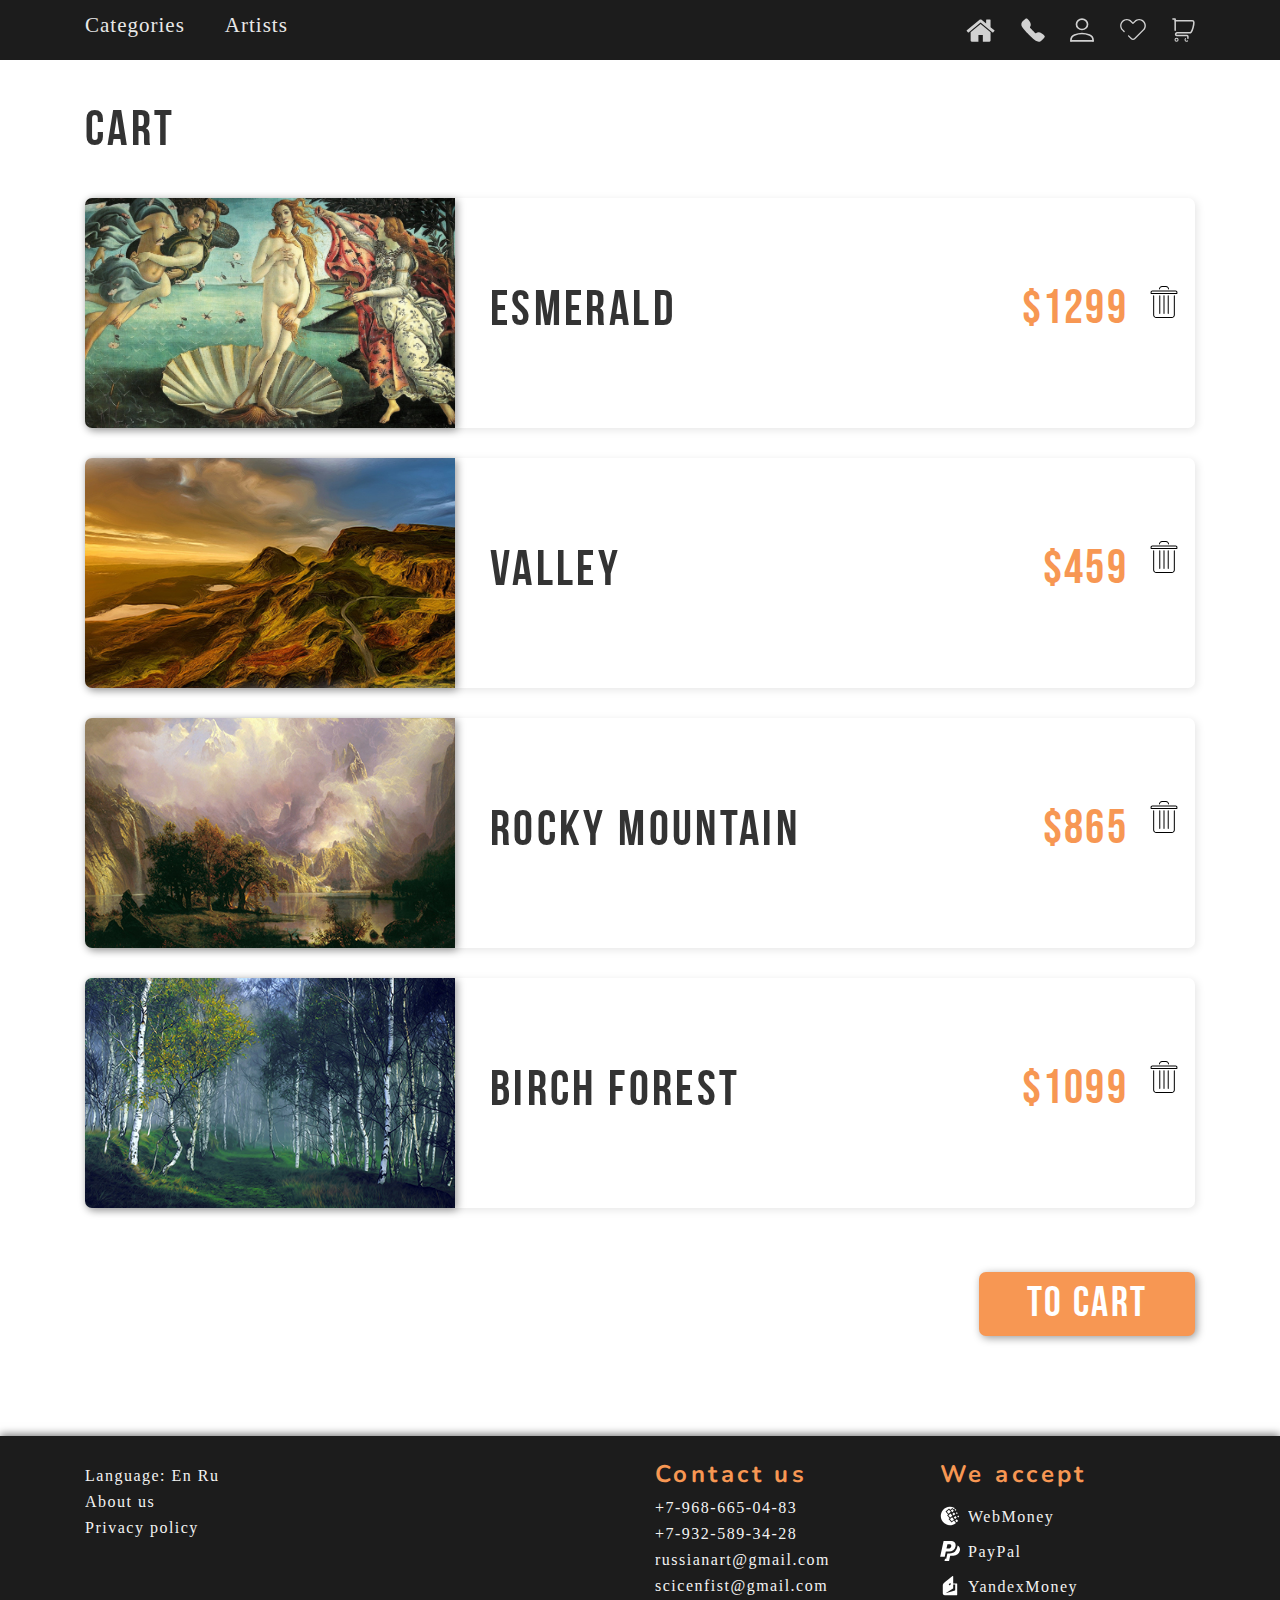
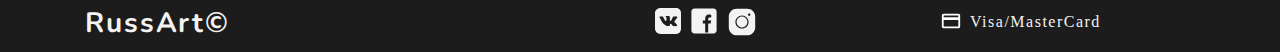
<file: favorites.html>
<!DOCTYPE html>
<head>
	<title>Favorites</title>
	<meta charset="utf-8">
	<meta name="viewport" content="width=device-width, initial-scale=1">
	<link href="https://fonts.googleapis.com/css2?family=Bebas+Neue&family=Nunito:wght@200;300;400&display=swap" rel="stylesheet">
	<script type="text/javascript" src='scripts/general.js'></script>
	<link rel="stylesheet" href="https://maxcdn.bootstrapcdn.com/bootstrap/4.0.0/css/bootstrap.min.css" integrity="sha384-Gn5384xqQ1aoWXA+058RXPxPg6fy4IWvTNh0E263XmFcJlSAwiGgFAW/dAiS6JXm" crossorigin="anonymous">
	<link rel="stylesheet" type="text/css" href="styles/general.css">
	<link rel="stylesheet" type="text/css" href="styles/category.css">
	<link rel="stylesheet" type="text/css" href="styles/cart.css">
</head>

<body>
	
<!----------------------------------------Header---------------------------------------->

	<div class="container-fluid header not-main">
		<div id="header-back"></div>
		<button id="menu">
			<div class="menu-block"></div>
			<div class="menu-block"></div>
			<div class="menu-block"></div>
		</button>
		<div class="container" id="header">
			<h3 class="en">Categories</h3>
			<h3 class="ru" style="display: none;">Категории</h3>
			<h3 class="en">Artists</h3>
			<h3 class="ru" style="display: none;">Художники</h3>
			<a href="index.html" class="a-icon home"><img class="header-icon" id="home" src="data/home.svg" /></a>
			<a class="a-icon phone"><img class="header-icon" id="phone" src="data/phone.svg"/></a>
			<a href="user.html" class="a-icon"><img class="header-icon" id="user" src="data/user.svg"/></a>
			<a href="favorites.html" class="a-icon"><img class="header-icon" id="heart" src="data/heart.svg"/></a>
			<a href="cart.html" class="a-icon right"><img class="header-icon" id="cart" src="data/cart.svg"/></a>
		</div>
		<hr id="header-line" />
		<div id="header-open" class="container">
			<div class="categories">
				<a class="head-text" href="category.html">Landscape</a>
				<a class="head-text" href="#">Black & white</a>
				<a class="head-text" href="#">Abstract</a>
				<a class="head-text" href="#">Portrait</a>
				<a class="head-text" href="#">Realism</a>
				<a class="head-text" href="#">Cubism</a>
				<a class="head-text" href="#">Modern</a>
			</div>
			<div class="artists">
				<a class="head-text" href="#">Sarine Carlile</a>
				<a class="head-text" href="#">Jason Voorhes</a>
				<a class="head-text" href="#">Pudge Yakovlev</a>
				<a class="head-text" href="#">Veronica Hovard</a>
				<a class="head-text" href="#">Bobi Cotic</a>
			</div>
			<div class="contact">
				<a class="con head-text" href="tel:+79871260069">+7-968-665-04-83</a>
				<a class="second con head-text" href="tel:+79278515414">+7-932-589-34-28</a>
				<a class="con kek head-text" href="mailto:sayfulloev0472@gmail.com">russianart@gmail.com</a>
				<a class="second con head-text" href="mailto:sayfulloev04@mail.ru">scicenfist@gmail.com</a>
			</div>
		</div>
	</div>
	<div class="header-overlay"></div>

<!----------------------------------------Middle---------------------------------------->

	<div id="middle" class="container">
		<div id="title">
			<div id="title-h1">
				<h1 class="en">Cart</h1>
				<h1 class="ru" style="display: none;">Корзина</h1>
			</div>
		</div>

		<div id="cart-cards">
				<div class="row cart-card">
					<div class="col-md-4 cart-img for-anim" style="background-image: url(data/esmerald.jpg)"><a href="#" class="full-a"></div>
					<div class="col-md-5 cart-text for-anim"><a href="#" style="width: 100%"><h1>Esmerald</h1></a></div>
					<div class="col-md-3 cart-price"><h2>$1299</h2><a href="kek"><img class="del-icon" src="data/bin.svg"></a></div>
				</div>
			<a href="#">
				<div class="row cart-card">
					<div class="col-md-4 cart-img for-anim" style="background-image: url(data/card-5.jpg)"></div>
					<div class="col-md-5 cart-text for-anim"><h1>Valley</h1></div>
					<div class="col-md-3 cart-price"><h2>$459</h2><img class="del-icon" src="data/bin.svg"></div>
				</div>
			</a>

			<a href="#">
				<div class="row cart-card">
					<div class="col-md-4 cart-img for-anim" style="background-image: url(data/card-4.jpg)"></div>
					<div class="col-md-5 cart-text for-anim"><h1>Rocky mountain</h1></div>
					<div class="col-md-3 cart-price"><h2>$865</h2><img class="del-icon" src="data/bin.svg"></div>
				</div>
			</a>

			<a href="#">
				<div class="row cart-card">
					<div class="col-md-4 cart-img for-anim" style="background-image: url(data/card-2.jpg)"></div>
					<div class="col-md-5 cart-text for-anim"><h1>Birch forest</h1></div>
					<div class="col-md-3 cart-price"><h2>$1099</h2><img class="del-icon" src="data/bin.svg"></div>
				</div>
			</a>
		</div>

		<div id="total">
			<a href="cart.html">
				<div class="button en" id="checkout-btn" style="background-color: #F79753;">To cart</div>
				<div class="button ru" style="display: none; background-color: #F79753;" id="checkout-btn">К корзине</div>
			</a>
		</div>
	</div>

<!----------------------------------------Footer---------------------------------------->
	<div class='container-fluid' id="footer">
		<div class="container content">
			<div class="row">
				<div class="col-md-4 non-mobile">
					<p href="" class="first en">Language: <span id="en">En</span> <span id="ru">Ru</span></p>
					<p href="" class="first ru" style="display: none;">Язык: <span id="en">En</span> <span id="ru">Ru</span></p>
					<a class="en" href="#">About us</a>
					<a class="ru" style="display: none;" href="#">Про нас</a>
					<a class="en" href="#">Privacy policy</a>
					<a class="ru" style="display: none;" href="#">Политика конфиденциальности</a>
					<a href="index.html" id="name">RussArt©</a>
				</div>
				<div class="col-md-2"></div>
				<div class="col-md-3">
					<h3 class="first en">Contact us</h3>
					<h3 class="first ru" style="display: none;">Связаться с нами</h3>
					<a href="tel:+79871260069">+7-968-665-04-83</a>
					<a href="tel:+79278515414">+7-932-589-34-28</a>
					<a href="mailto:sayfulloev0472@gmail.com">russianart@gmail.com</a>
					<a href="mailto:sayfulloev04@mail.ru">scicenfist@gmail.com</a>
					<div class="icons">
						<a href="https://vk.com" target="_blank">
							<div class="icon">
								<svg xmlns="http://www.w3.org/2000/svg" x="0px" y="0px"
								width="26" height="26"
								viewBox="0 0 172 172"
								style=" fill:#000000;"><g fill="none" fill-rule="none" stroke="none" stroke-width="1" stroke-linecap="butt" stroke-linejoin="miter" stroke-miterlimit="10" stroke-dasharray="" stroke-dashoffset="0" font-family="none" font-weight="none" font-size="none" text-anchor="none" style="mix-blend-mode: normal"><path d="M0,172v-172h172v172z" fill="none" fill-rule="nonzero"></path><g fill="#ffffff" fill-rule="evenodd"><path d="M140.70613,0h-104.55408c-18.55409,0 -36.15204,14.54868 -36.15204,33.07692v104.60577c0,18.52824 17.59796,34.31731 36.15204,34.31731h104.57993c18.52824,0 31.26803,-15.78906 31.26803,-34.31731v-104.60577c0,-18.52824 -12.73978,-33.07692 -31.29387,-33.07692zM134.375,99.28246c9.40625,8.73437 11.37019,12.99819 11.68029,13.51502c3.90204,6.48618 -4.31551,6.97717 -4.31551,6.97717l-15.71154,0.23257c0,0 -3.38521,0.67188 -7.82992,-2.40324c-5.89183,-4.00541 -11.42188,-14.49699 -15.76322,-13.15324c-4.36719,1.39543 -4.23798,10.85337 -4.23798,10.85337c0,0 0.02584,1.65385 -0.95613,2.73918c-1.08534,1.13702 -3.20433,1.03365 -3.20433,1.03365h-7.05469c0,0 -15.53065,1.29207 -29.20072,-12.94651c-14.91046,-15.53065 -28.0637,-46.15265 -28.0637,-46.15265c0,0 -0.7494,-1.9381 0.05168,-2.92007c0.93029,-1.08533 3.46274,-1.13702 3.46274,-1.13702l16.82271,-0.07753c0,0 1.57633,0.28426 2.71335,1.11118c0.93029,0.67188 1.47296,1.96394 1.47296,1.96394c0,0 2.71334,6.89964 6.30529,13.10156c7.02885,12.14543 10.3107,14.80709 12.6881,13.51503c3.48858,-1.91226 2.42908,-17.15865 2.42908,-17.15865c0,0 0.07753,-5.55589 -1.75721,-8.03666c-1.39543,-1.88642 -4.03125,-2.45493 -5.21995,-2.60997c-0.95613,-0.12921 0.62019,-2.32572 2.63581,-3.30769c3.02344,-1.47296 8.3726,-1.57633 14.67788,-1.4988c4.90986,0.05169 6.33113,0.36178 8.24339,0.82692c5.8143,1.39544 3.85036,6.79628 3.85036,19.76863c0,4.16046 -0.7494,10.0006 2.2482,11.93871c1.29206,0.82692 4.44471,0.12921 12.30048,-13.25661c3.74699,-6.35697 6.53786,-13.79928 6.53786,-13.79928c0,0 0.62019,-1.34375 1.57632,-1.91226c0.98197,-0.56851 2.29988,-0.38762 2.29988,-0.38762l17.70132,-0.12921c0,0 5.29747,-0.62019 6.17608,1.78305c0.90444,2.50661 -1.98979,8.39844 -9.22537,18.03726c-11.88702,15.8149 -13.20492,14.34195 -3.33353,23.48979z"></path></g></g></svg></div>
						</a>
						<a href="https://facebook.com" target="_blank">
						<div class="icon" style="margin-top: 6px;">
							<svg xmlns="http://www.w3.org/2000/svg" x="0px" y="0px"
							width="30" height="30"
							viewBox="0 0 172 172"
							style=" fill:#000000;"><g fill="none" fill-rule="nonzero" stroke="none" stroke-width="1" stroke-linecap="butt" stroke-linejoin="miter" stroke-miterlimit="10" stroke-dasharray="" stroke-dashoffset="0" font-family="none" font-weight="none" font-size="none" text-anchor="none" style="mix-blend-mode: normal"><path d="M0,172v-172h172v172z" fill="none"></path><g fill="#ffffff"><path d="M141.04,13.76h-110.08c-9.4944,0 -17.2,7.7056 -17.2,17.2v110.08c0,9.4944 7.7056,17.2 17.2,17.2h110.08c9.4944,0 17.2,-7.7056 17.2,-17.2v-110.08c0,-9.4944 -7.7056,-17.2 -17.2,-17.2zM127.28,65.36h-6.88c-7.3616,0 -10.32,1.72 -10.32,6.88v10.32h17.2l-3.44,17.2h-13.76v51.6h-17.2v-51.6h-13.76v-17.2h13.76v-10.32c0,-13.76 6.88,-24.08 20.64,-24.08c9.976,0 13.76,3.44 13.76,3.44z"></path></g></g></svg></div>
						</a>
						<a href="https://instagram.com" target="_blank">
						<div class="icon" style="margin-top: 7px;">
							<svg xmlns="http://www.w3.org/2000/svg" x="0px" y="0px"
							width="30" height="30"
							viewBox="0 0 172 172"
							style=" fill:#000000;"><g fill="none" fill-rule="nonzero" stroke="none" stroke-width="1" stroke-linecap="butt" stroke-linejoin="miter" stroke-miterlimit="10" stroke-dasharray="" stroke-dashoffset="0" font-family="none" font-weight="none" font-size="none" text-anchor="none" style="mix-blend-mode: normal"><path d="M0,172v-172h172v172z" fill="none"></path><g fill="#ffffff"><path d="M55.04,10.32c-24.6648,0 -44.72,20.0552 -44.72,44.72v61.92c0,24.6648 20.0552,44.72 44.72,44.72h61.92c24.6648,0 44.72,-20.0552 44.72,-44.72v-61.92c0,-24.6648 -20.0552,-44.72 -44.72,-44.72zM127.28,37.84c3.784,0 6.88,3.096 6.88,6.88c0,3.784 -3.096,6.88 -6.88,6.88c-3.784,0 -6.88,-3.096 -6.88,-6.88c0,-3.784 3.096,-6.88 6.88,-6.88zM86,48.16c20.8808,0 37.84,16.9592 37.84,37.84c0,20.8808 -16.9592,37.84 -37.84,37.84c-20.8808,0 -37.84,-16.9592 -37.84,-37.84c0,-20.8808 16.9592,-37.84 37.84,-37.84zM86,55.04c-17.0624,0 -30.96,13.8976 -30.96,30.96c0,17.0624 13.8976,30.96 30.96,30.96c17.0624,0 30.96,-13.8976 30.96,-30.96c0,-17.0624 -13.8976,-30.96 -30.96,-30.96z"></path></g></g></svg></div>
						</a>
					</div>
				</div>
				<div class="col-md-3 non-mobile">
					<h3 class="first en">We accept</h3>
					<h3 class="first ru" style="display: none;">Мы принимаем</h3>
					<div class="webmoney icon check">
						<svg class="icon" xmlns="http://www.w3.org/2000/svg" x="0px" y="0px"
						width="20" height="20"
						viewBox="0 0 172 172"
						style=" fill:#000000;"><g fill="none" fill-rule="nonzero" stroke="none" stroke-width="1" stroke-linecap="butt" stroke-linejoin="miter" stroke-miterlimit="10" stroke-dasharray="" stroke-dashoffset="0" font-family="none" font-weight="none" font-size="none" text-anchor="none" style="mix-blend-mode: normal"><path d="M0,172v-172h172v172z" fill="none"></path><g fill="#ffffff"><path d="M83.89703,6.99422c-22.19247,0.48869 -45.34055,10.23696 -61.41609,31.84015c-26.02704,34.99168 -19.16107,83.38039 15.63453,110.15391c14.7748,11.3692 31.61865,16.24594 47.66281,16.24594c17.55432,0 34.09497,-5.88992 45.96297,-15.45312l0.16125,0.18812l5.16672,-4.54187l-17.50906,-19.93453l-7.29656,6.68515c-3.85624,3.51568 -7.57112,6.90574 -11.19344,10.3939c-5.85488,-6.68392 -11.7935,-13.30253 -17.72406,-19.92109c-2.85864,-3.18888 -5.71465,-6.38174 -8.56641,-9.58094c-0.16512,-0.18232 -0.32223,-0.37174 -0.47703,-0.56438l8.35813,-7.8139l-21.52015,-24.30172l8.42531,-7.89453l-21.86953,-24.34875l29.77078,-26.89516l10.99188,11.89219l18.21453,-16.17203c0.1548,0.04816 0.30207,0.09965 0.45687,0.14781l10.42078,11.41516l9.74219,-8.91578c0,0 -2.57753,-2.39273 -5.11969,-3.78937c-0.38872,-0.21328 -0.75115,-0.27219 -1.09515,-0.26875c-10.89534,-5.81661 -23.86608,-8.85962 -37.18156,-8.56641zM133.01781,24.93328l-8.70078,7.96172l7.8475,8.7075l8.73437,-7.85422zM106.53922,27.28484l-13.45765,12.22812l12.10719,13.45094l13.4375,-12.13406zM76.6139,32.23656l-18.14734,16.44078l16.37359,18.21453l18.18766,-16.42062zM145.0175,53.09828l-8.6739,7.90125l7.90797,8.74781l8.74109,-7.92813zM119.55344,55.85969l-13.4375,12.1811l12.10047,13.50469l13.4711,-12.1811zM90.1186,64.54031l-18.15406,16.48109l16.40719,18.21453l18.10031,-16.46094zM157.11125,81.24313l-8.72094,7.8475l7.91469,8.74781l8.7411,-7.86765zM131.64719,85.88578l-13.4375,12.1475l12.11391,13.52485l13.45094,-12.20797zM103.52922,97.28078l-18.14735,16.4139l16.33328,18.26156l18.21453,-16.44078zM144.02985,114.56813l-13.38375,12.20125l12.12734,13.42406l13.47781,-12.1475z"></path></g></g></svg>
						<a href="https://www.webmoney.ru" target="_blank">WebMoney</a></div>
					<div class="paypal icon check">
						<svg xmlns="http://www.w3.org/2000/svg" x="0px" y="0px"
						width="20" height="20"
						viewBox="0 0 172 172"
						style=" fill:#000000;"><g fill="none" fill-rule="nonzero" stroke="none" stroke-width="1" stroke-linecap="butt" stroke-linejoin="miter" stroke-miterlimit="10" stroke-dasharray="" stroke-dashoffset="0" font-family="none" font-weight="none" font-size="none" text-anchor="none" style="mix-blend-mode: normal"><path d="M0,172v-172h172v172z" fill="none"></path><g fill="#ffffff"><path d="M30.90625,0l-29.5625,135.94271h39.19271l9.63021,-45.01562h27.99479c26.81901,0 49.32683,-16.46094 55.31771,-44.56771c6.80274,-31.83008 -15.98503,-46.35937 -35.60938,-46.35937zM64.27604,27.77083h19.03646c9.60222,0 16.01302,8.25847 13.21354,18.58854c-2.40755,10.33008 -12.37369,18.58854 -22.39583,18.58854h-18.36458zM150.27604,38.96875c-0.02799,4.08724 -0.30794,8.37044 -1.34375,13.21354c-2.65951,12.51367 -8.14649,23.57162 -15.67708,32.25c-3.16341,9.35026 -12.40169,16.57292 -21.72396,16.57292h-0.44792c-9.04232,4.11524 -19.26042,6.27083 -30.23437,6.27083h-17.46875l-7.39062,34.71354l-2.23958,10.30208h-10.75l-4.25521,19.70833h39.19271l9.63021,-45.01562h27.99479c26.81901,0 49.29883,-16.6849 55.31771,-44.79167c5.03906,-23.6276 -6.4388,-37.54101 -20.60417,-43.22396z"></path></g></g></svg>
						<a href="https://www.paypal.com" target="_blank">PayPal</a></div>
					<div class="yandex icon check">
						<svg xmlns="http://www.w3.org/2000/svg" x="0px" y="0px"
						width="20" height="20"
						viewBox="0 0 172 172"
						style=" fill:#FFFFFF;"><g fill="none" fill-rule="nonzero" stroke="none" stroke-width="1" stroke-linecap="butt" stroke-linejoin="miter" stroke-miterlimit="10" stroke-dasharray="" stroke-dashoffset="0" font-family="none" font-weight="none" font-size="none" text-anchor="none" style="mix-blend-mode: normal"><path d="M0,172v-172h172v172z" fill="none"></path><g id="original-icon" fill="#FFFFFF"><path d="M144.48,65.36h-30.96v-61.92c0,-1.3244 -0.76024,-2.5284 -1.95048,-3.10288c-1.19024,-0.5676 -2.60408,-0.4128 -3.64296,0.41968c-0.49192,0.39216 -49.278,39.5428 -63.87392,50.59208c-18.00152,13.62584 -19.97264,20.07584 -19.97264,30.59536v65.97576c0,9.48408 7.71592,17.2 17.2,17.2h103.2c1.89888,0 3.44,-1.54112 3.44,-3.44v-92.88c0,-1.89888 -1.54112,-3.44 -3.44,-3.44zM78.89984,66.29224c3.70488,-4.13488 9.11944,-5.59344 12.08816,-3.26112c2.97216,2.33576 2.37704,7.58176 -1.32784,11.71664c-3.70488,4.13488 -9.116,5.59344 -12.08816,3.25768c-2.97216,-2.33576 -2.37704,-7.57832 1.32784,-11.7132zM48.16,147.92l63.75696,-40.26864c0.9976,-0.62952 1.60304,-1.72688 1.60304,-2.9068v-32.50456h17.2v49.02c0,1.52736 -1.00792,2.87584 -2.4768,3.3024z"></path></g></g></svg>
						<a href="https://checkout.yandex.com" target="_blank">YandexMoney</a></div>
					<div class="credit icon check">
						<svg xmlns="http://www.w3.org/2000/svg" x="0px" y="0px"
						width="22" height="22"
						viewBox="0 0 172 172"
						style=" fill:#000000;"><g fill="none" fill-rule="nonzero" stroke="none" stroke-width="1" stroke-linecap="butt" stroke-linejoin="miter" stroke-miterlimit="10" stroke-dasharray="" stroke-dashoffset="0" font-family="none" font-weight="none" font-size="none" text-anchor="none" style="mix-blend-mode: normal"><path d="M0,172v-172h172v172z" fill="none"></path><g fill="#ffffff"><path d="M28.66667,28.66667c-7.91917,0 -14.33333,6.41417 -14.33333,14.33333v14.33333v21.5v50.16667c0,7.91917 6.41417,14.33333 14.33333,14.33333h114.66667c7.91917,0 14.33333,-6.41417 14.33333,-14.33333v-50.16667v-21.5v-14.33333c0,-7.91917 -6.41417,-14.33333 -14.33333,-14.33333zM28.66667,43h114.66667v14.33333h-114.66667zM28.66667,78.83333h114.66667v50.16667h-114.66667z"></path></g></g></svg>
						<a href="https://www.visa.com" target="_blank">Visa</a>
						<a>/</a>
						<a href="https://www.mastercard.com" target="_blank">MasterCard</a></div>
					</div>
				</div>
			</div>
		</div>
	</div>
</body>
</file>
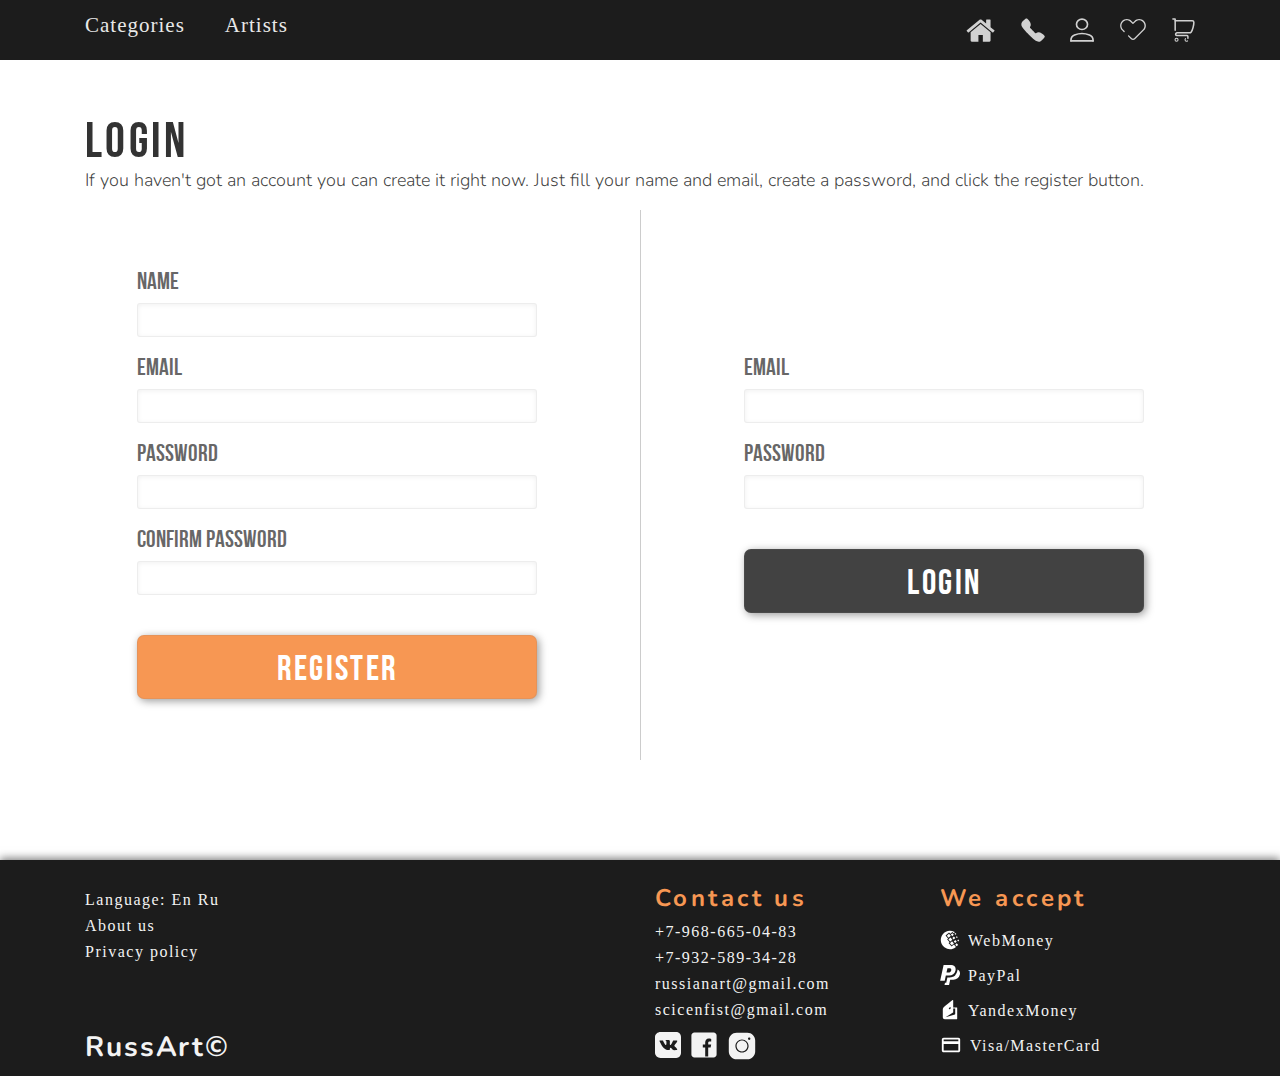
<file: login.html>
<!DOCTYPE html>
<head>
	<title>Login</title>
	<meta charset="utf-8">
	<meta name="viewport" content="width=device-width, initial-scale=1">
	<link href="https://fonts.googleapis.com/css2?family=Bebas+Neue&family=Nunito:wght@200;300;400&display=swap" rel="stylesheet">
	<link rel="stylesheet" href="https://maxcdn.bootstrapcdn.com/bootstrap/4.0.0/css/bootstrap.min.css" integrity="sha384-Gn5384xqQ1aoWXA+058RXPxPg6fy4IWvTNh0E263XmFcJlSAwiGgFAW/dAiS6JXm" crossorigin="anonymous">
	<script type="text/javascript" src='scripts/general.js'></script>
	<link rel="stylesheet" type="text/css" href="styles/general.css">
	<link rel="stylesheet" type="text/css" href="styles/login.css">
</head>

<body>
	
<!----------------------------------------Header---------------------------------------->

	<div class="container-fluid header not-main">
		<div id="header-back"></div>
		<button id="menu">
			<div class="menu-block"></div>
			<div class="menu-block"></div>
			<div class="menu-block"></div>
		</button>
		<div class="container" id="header">
			<h3 class="en">Categories</h3>
			<h3 class="ru" style="display: none;">Категории</h3>
			<h3 class="en">Artists</h3>
			<h3 class="ru" style="display: none;">Художники</h3>
			<a href="index.html" class="a-icon home"><img class="header-icon" id="home" src="data/home.svg" /></a>
			<a class="a-icon phone"><img class="header-icon" id="phone" src="data/phone.svg"/></a>
			<a href="user.html" class="a-icon"><img class="header-icon" id="user" src="data/user.svg"/></a>
			<a href="favorites.html" class="a-icon"><img class="header-icon" id="heart" src="data/heart.svg"/></a>
			<a href="cart.html" class="a-icon right"><img class="header-icon" id="cart" src="data/cart.svg"/></a>
		</div>
		<hr id="header-line" />
		<div id="header-open" class="container">
			<div class="categories">
				<a class="head-text" href="category.html">Landscape</a>
				<a class="head-text" href="#">Black & white</a>
				<a class="head-text" href="#">Abstract</a>
				<a class="head-text" href="#">Portrait</a>
				<a class="head-text" href="#">Realism</a>
				<a class="head-text" href="#">Cubism</a>
				<a class="head-text" href="#">Modern</a>
			</div>
			<div class="artists">
				<a class="head-text" href="#">Sarine Carlile</a>
				<a class="head-text" href="#">Jason Voorhes</a>
				<a class="head-text" href="#">Pudge Yakovlev</a>
				<a class="head-text" href="#">Veronica Hovard</a>
				<a class="head-text" href="#">Bobi Cotic</a>
			</div>
			<div class="contact">
				<a class="con head-text" href="tel:+79871260069">+7-968-665-04-83</a>
				<a class="second con head-text" href="tel:+79278515414">+7-932-589-34-28</a>
				<a class="con kek head-text" href="mailto:sayfulloev0472@gmail.com">russianart@gmail.com</a>
				<a class="second con head-text" href="mailto:sayfulloev04@mail.ru">scicenfist@gmail.com</a>
			</div>
		</div>
	</div>
	<div class="header-overlay"></div>

<!----------------------------------------Middle---------------------------------------->

	<div class="container" id="middle">
		<div id="reg">
			<div id="title">
				<h1 class="en">Login</h1>
				<h1 class="ru" style="display: none;">Вход в аккаунт</h1>
				<p class="en">If you haven't got an account you can create it right now. Just fill your name and email, create a password, and click the register button.</p>
				<p class="ru" style="display: none;">Если у вас нет аккаунта, вы можете создать его прямо сейчас. Просто заполните свое имя и адрес электронной почты, создайте пароль и нажмите кнопку регистрации.</p>
			</div>
			<div id="input-block">
				<form>
					<label class="first en" for="username">Name</label>
					<label class="first ru" style="display: none;" for="username">Имя</label>
					<input id="username" type="text" required />
					<label for="email">Email</label>
					<input id="email" type="email" required />
					<label for="password" class="en">Password</label>
					<label for="password" class="ru" style="display: none;">Пароль</label>
					<input id="password" type="password" maxlength="20" minlength="6" required />
					<label for="password" class="en">Confirm password</label>
					<label for="password" class="ru" style="display: none;">Подтверждение пароля</label>
					<input id="password" type="password" maxlength="20" minlength="6" required />
					<div id="buttons-block">
						<a href="user.html">
							<input class="button register-btn en" type="submit" value="Register" />
							<input class="button register-btn ru" style="display: none;" type="submit" value="Регистрация" />
						</a>
					</div>
				</form>

				<div id="line"></div>

				<form>
					<label class="first" for="email">Email</label>
					<input id="email" type="email" required />
					<label for="password" class="en">Password</label>
					<label for="password" class="ru" style="display: none;">Пароль</label>
					<input id="password" type="password" maxlength="20" minlength="6" required />
					<div id="buttons-block">
						<a href="user.html">
							<input  class="button login-btn en" type="submit" value="Login" />
							<input class="button login-btn ru" style="display: none;" type="submit" value="Вход" />
						</a>
					</div>
				</form>
			</div>
		</div>
	</div>

<!----------------------------------------Footer---------------------------------------->
	<div class='container-fluid' id="footer">
		<div class="container content">
			<div class="row">
				<div class="col-md-4 non-mobile">
					<p href="" class="first en">Language: <span id="en">En</span> <span id="ru">Ru</span></p>
					<p href="" class="first ru" style="display: none;">Язык: <span id="en">En</span> <span id="ru">Ru</span></p>
					<a class="en" href="#">About us</a>
					<a class="ru" style="display: none;" href="#">Про нас</a>
					<a class="en" href="#">Privacy policy</a>
					<a class="ru" style="display: none;" href="#">Политика конфиденциальности</a>
					<a href="index.html" id="name">RussArt©</a>
				</div>
				<div class="col-md-2"></div>
				<div class="col-md-3">
					<h3 class="first en">Contact us</h3>
					<h3 class="first ru" style="display: none;">Связаться с нами</h3>
					<a href="tel:+79871260069">+7-968-665-04-83</a>
					<a href="tel:+79278515414">+7-932-589-34-28</a>
					<a href="mailto:sayfulloev0472@gmail.com">russianart@gmail.com</a>
					<a href="mailto:sayfulloev04@mail.ru">scicenfist@gmail.com</a>
					<div class="icons">
						<a href="https://vk.com" target="_blank">
							<div class="icon">
								<svg xmlns="http://www.w3.org/2000/svg" x="0px" y="0px"
								width="26" height="26"
								viewBox="0 0 172 172"
								style=" fill:#000000;"><g fill="none" fill-rule="none" stroke="none" stroke-width="1" stroke-linecap="butt" stroke-linejoin="miter" stroke-miterlimit="10" stroke-dasharray="" stroke-dashoffset="0" font-family="none" font-weight="none" font-size="none" text-anchor="none" style="mix-blend-mode: normal"><path d="M0,172v-172h172v172z" fill="none" fill-rule="nonzero"></path><g fill="#ffffff" fill-rule="evenodd"><path d="M140.70613,0h-104.55408c-18.55409,0 -36.15204,14.54868 -36.15204,33.07692v104.60577c0,18.52824 17.59796,34.31731 36.15204,34.31731h104.57993c18.52824,0 31.26803,-15.78906 31.26803,-34.31731v-104.60577c0,-18.52824 -12.73978,-33.07692 -31.29387,-33.07692zM134.375,99.28246c9.40625,8.73437 11.37019,12.99819 11.68029,13.51502c3.90204,6.48618 -4.31551,6.97717 -4.31551,6.97717l-15.71154,0.23257c0,0 -3.38521,0.67188 -7.82992,-2.40324c-5.89183,-4.00541 -11.42188,-14.49699 -15.76322,-13.15324c-4.36719,1.39543 -4.23798,10.85337 -4.23798,10.85337c0,0 0.02584,1.65385 -0.95613,2.73918c-1.08534,1.13702 -3.20433,1.03365 -3.20433,1.03365h-7.05469c0,0 -15.53065,1.29207 -29.20072,-12.94651c-14.91046,-15.53065 -28.0637,-46.15265 -28.0637,-46.15265c0,0 -0.7494,-1.9381 0.05168,-2.92007c0.93029,-1.08533 3.46274,-1.13702 3.46274,-1.13702l16.82271,-0.07753c0,0 1.57633,0.28426 2.71335,1.11118c0.93029,0.67188 1.47296,1.96394 1.47296,1.96394c0,0 2.71334,6.89964 6.30529,13.10156c7.02885,12.14543 10.3107,14.80709 12.6881,13.51503c3.48858,-1.91226 2.42908,-17.15865 2.42908,-17.15865c0,0 0.07753,-5.55589 -1.75721,-8.03666c-1.39543,-1.88642 -4.03125,-2.45493 -5.21995,-2.60997c-0.95613,-0.12921 0.62019,-2.32572 2.63581,-3.30769c3.02344,-1.47296 8.3726,-1.57633 14.67788,-1.4988c4.90986,0.05169 6.33113,0.36178 8.24339,0.82692c5.8143,1.39544 3.85036,6.79628 3.85036,19.76863c0,4.16046 -0.7494,10.0006 2.2482,11.93871c1.29206,0.82692 4.44471,0.12921 12.30048,-13.25661c3.74699,-6.35697 6.53786,-13.79928 6.53786,-13.79928c0,0 0.62019,-1.34375 1.57632,-1.91226c0.98197,-0.56851 2.29988,-0.38762 2.29988,-0.38762l17.70132,-0.12921c0,0 5.29747,-0.62019 6.17608,1.78305c0.90444,2.50661 -1.98979,8.39844 -9.22537,18.03726c-11.88702,15.8149 -13.20492,14.34195 -3.33353,23.48979z"></path></g></g></svg></div>
						</a>
						<a href="https://facebook.com" target="_blank">
						<div class="icon" style="margin-top: 6px;">
							<svg xmlns="http://www.w3.org/2000/svg" x="0px" y="0px"
							width="30" height="30"
							viewBox="0 0 172 172"
							style=" fill:#000000;"><g fill="none" fill-rule="nonzero" stroke="none" stroke-width="1" stroke-linecap="butt" stroke-linejoin="miter" stroke-miterlimit="10" stroke-dasharray="" stroke-dashoffset="0" font-family="none" font-weight="none" font-size="none" text-anchor="none" style="mix-blend-mode: normal"><path d="M0,172v-172h172v172z" fill="none"></path><g fill="#ffffff"><path d="M141.04,13.76h-110.08c-9.4944,0 -17.2,7.7056 -17.2,17.2v110.08c0,9.4944 7.7056,17.2 17.2,17.2h110.08c9.4944,0 17.2,-7.7056 17.2,-17.2v-110.08c0,-9.4944 -7.7056,-17.2 -17.2,-17.2zM127.28,65.36h-6.88c-7.3616,0 -10.32,1.72 -10.32,6.88v10.32h17.2l-3.44,17.2h-13.76v51.6h-17.2v-51.6h-13.76v-17.2h13.76v-10.32c0,-13.76 6.88,-24.08 20.64,-24.08c9.976,0 13.76,3.44 13.76,3.44z"></path></g></g></svg></div>
						</a>
						<a href="https://instagram.com" target="_blank">
						<div class="icon" style="margin-top: 7px;">
							<svg xmlns="http://www.w3.org/2000/svg" x="0px" y="0px"
							width="30" height="30"
							viewBox="0 0 172 172"
							style=" fill:#000000;"><g fill="none" fill-rule="nonzero" stroke="none" stroke-width="1" stroke-linecap="butt" stroke-linejoin="miter" stroke-miterlimit="10" stroke-dasharray="" stroke-dashoffset="0" font-family="none" font-weight="none" font-size="none" text-anchor="none" style="mix-blend-mode: normal"><path d="M0,172v-172h172v172z" fill="none"></path><g fill="#ffffff"><path d="M55.04,10.32c-24.6648,0 -44.72,20.0552 -44.72,44.72v61.92c0,24.6648 20.0552,44.72 44.72,44.72h61.92c24.6648,0 44.72,-20.0552 44.72,-44.72v-61.92c0,-24.6648 -20.0552,-44.72 -44.72,-44.72zM127.28,37.84c3.784,0 6.88,3.096 6.88,6.88c0,3.784 -3.096,6.88 -6.88,6.88c-3.784,0 -6.88,-3.096 -6.88,-6.88c0,-3.784 3.096,-6.88 6.88,-6.88zM86,48.16c20.8808,0 37.84,16.9592 37.84,37.84c0,20.8808 -16.9592,37.84 -37.84,37.84c-20.8808,0 -37.84,-16.9592 -37.84,-37.84c0,-20.8808 16.9592,-37.84 37.84,-37.84zM86,55.04c-17.0624,0 -30.96,13.8976 -30.96,30.96c0,17.0624 13.8976,30.96 30.96,30.96c17.0624,0 30.96,-13.8976 30.96,-30.96c0,-17.0624 -13.8976,-30.96 -30.96,-30.96z"></path></g></g></svg></div>
						</a>
					</div>
				</div>
				<div class="col-md-3 non-mobile">
					<h3 class="first en">We accept</h3>
					<h3 class="first ru" style="display: none;">Мы принимаем</h3>
					<div class="webmoney icon check">
						<svg class="icon" xmlns="http://www.w3.org/2000/svg" x="0px" y="0px"
						width="20" height="20"
						viewBox="0 0 172 172"
						style=" fill:#000000;"><g fill="none" fill-rule="nonzero" stroke="none" stroke-width="1" stroke-linecap="butt" stroke-linejoin="miter" stroke-miterlimit="10" stroke-dasharray="" stroke-dashoffset="0" font-family="none" font-weight="none" font-size="none" text-anchor="none" style="mix-blend-mode: normal"><path d="M0,172v-172h172v172z" fill="none"></path><g fill="#ffffff"><path d="M83.89703,6.99422c-22.19247,0.48869 -45.34055,10.23696 -61.41609,31.84015c-26.02704,34.99168 -19.16107,83.38039 15.63453,110.15391c14.7748,11.3692 31.61865,16.24594 47.66281,16.24594c17.55432,0 34.09497,-5.88992 45.96297,-15.45312l0.16125,0.18812l5.16672,-4.54187l-17.50906,-19.93453l-7.29656,6.68515c-3.85624,3.51568 -7.57112,6.90574 -11.19344,10.3939c-5.85488,-6.68392 -11.7935,-13.30253 -17.72406,-19.92109c-2.85864,-3.18888 -5.71465,-6.38174 -8.56641,-9.58094c-0.16512,-0.18232 -0.32223,-0.37174 -0.47703,-0.56438l8.35813,-7.8139l-21.52015,-24.30172l8.42531,-7.89453l-21.86953,-24.34875l29.77078,-26.89516l10.99188,11.89219l18.21453,-16.17203c0.1548,0.04816 0.30207,0.09965 0.45687,0.14781l10.42078,11.41516l9.74219,-8.91578c0,0 -2.57753,-2.39273 -5.11969,-3.78937c-0.38872,-0.21328 -0.75115,-0.27219 -1.09515,-0.26875c-10.89534,-5.81661 -23.86608,-8.85962 -37.18156,-8.56641zM133.01781,24.93328l-8.70078,7.96172l7.8475,8.7075l8.73437,-7.85422zM106.53922,27.28484l-13.45765,12.22812l12.10719,13.45094l13.4375,-12.13406zM76.6139,32.23656l-18.14734,16.44078l16.37359,18.21453l18.18766,-16.42062zM145.0175,53.09828l-8.6739,7.90125l7.90797,8.74781l8.74109,-7.92813zM119.55344,55.85969l-13.4375,12.1811l12.10047,13.50469l13.4711,-12.1811zM90.1186,64.54031l-18.15406,16.48109l16.40719,18.21453l18.10031,-16.46094zM157.11125,81.24313l-8.72094,7.8475l7.91469,8.74781l8.7411,-7.86765zM131.64719,85.88578l-13.4375,12.1475l12.11391,13.52485l13.45094,-12.20797zM103.52922,97.28078l-18.14735,16.4139l16.33328,18.26156l18.21453,-16.44078zM144.02985,114.56813l-13.38375,12.20125l12.12734,13.42406l13.47781,-12.1475z"></path></g></g></svg>
						<a href="https://www.webmoney.ru" target="_blank">WebMoney</a></div>
					<div class="paypal icon check">
						<svg xmlns="http://www.w3.org/2000/svg" x="0px" y="0px"
						width="20" height="20"
						viewBox="0 0 172 172"
						style=" fill:#000000;"><g fill="none" fill-rule="nonzero" stroke="none" stroke-width="1" stroke-linecap="butt" stroke-linejoin="miter" stroke-miterlimit="10" stroke-dasharray="" stroke-dashoffset="0" font-family="none" font-weight="none" font-size="none" text-anchor="none" style="mix-blend-mode: normal"><path d="M0,172v-172h172v172z" fill="none"></path><g fill="#ffffff"><path d="M30.90625,0l-29.5625,135.94271h39.19271l9.63021,-45.01562h27.99479c26.81901,0 49.32683,-16.46094 55.31771,-44.56771c6.80274,-31.83008 -15.98503,-46.35937 -35.60938,-46.35937zM64.27604,27.77083h19.03646c9.60222,0 16.01302,8.25847 13.21354,18.58854c-2.40755,10.33008 -12.37369,18.58854 -22.39583,18.58854h-18.36458zM150.27604,38.96875c-0.02799,4.08724 -0.30794,8.37044 -1.34375,13.21354c-2.65951,12.51367 -8.14649,23.57162 -15.67708,32.25c-3.16341,9.35026 -12.40169,16.57292 -21.72396,16.57292h-0.44792c-9.04232,4.11524 -19.26042,6.27083 -30.23437,6.27083h-17.46875l-7.39062,34.71354l-2.23958,10.30208h-10.75l-4.25521,19.70833h39.19271l9.63021,-45.01562h27.99479c26.81901,0 49.29883,-16.6849 55.31771,-44.79167c5.03906,-23.6276 -6.4388,-37.54101 -20.60417,-43.22396z"></path></g></g></svg>
						<a href="https://www.paypal.com" target="_blank">PayPal</a></div>
					<div class="yandex icon check">
						<svg xmlns="http://www.w3.org/2000/svg" x="0px" y="0px"
						width="20" height="20"
						viewBox="0 0 172 172"
						style=" fill:#FFFFFF;"><g fill="none" fill-rule="nonzero" stroke="none" stroke-width="1" stroke-linecap="butt" stroke-linejoin="miter" stroke-miterlimit="10" stroke-dasharray="" stroke-dashoffset="0" font-family="none" font-weight="none" font-size="none" text-anchor="none" style="mix-blend-mode: normal"><path d="M0,172v-172h172v172z" fill="none"></path><g id="original-icon" fill="#FFFFFF"><path d="M144.48,65.36h-30.96v-61.92c0,-1.3244 -0.76024,-2.5284 -1.95048,-3.10288c-1.19024,-0.5676 -2.60408,-0.4128 -3.64296,0.41968c-0.49192,0.39216 -49.278,39.5428 -63.87392,50.59208c-18.00152,13.62584 -19.97264,20.07584 -19.97264,30.59536v65.97576c0,9.48408 7.71592,17.2 17.2,17.2h103.2c1.89888,0 3.44,-1.54112 3.44,-3.44v-92.88c0,-1.89888 -1.54112,-3.44 -3.44,-3.44zM78.89984,66.29224c3.70488,-4.13488 9.11944,-5.59344 12.08816,-3.26112c2.97216,2.33576 2.37704,7.58176 -1.32784,11.71664c-3.70488,4.13488 -9.116,5.59344 -12.08816,3.25768c-2.97216,-2.33576 -2.37704,-7.57832 1.32784,-11.7132zM48.16,147.92l63.75696,-40.26864c0.9976,-0.62952 1.60304,-1.72688 1.60304,-2.9068v-32.50456h17.2v49.02c0,1.52736 -1.00792,2.87584 -2.4768,3.3024z"></path></g></g></svg>
						<a href="https://checkout.yandex.com" target="_blank">YandexMoney</a></div>
					<div class="credit icon check">
						<svg xmlns="http://www.w3.org/2000/svg" x="0px" y="0px"
						width="22" height="22"
						viewBox="0 0 172 172"
						style=" fill:#000000;"><g fill="none" fill-rule="nonzero" stroke="none" stroke-width="1" stroke-linecap="butt" stroke-linejoin="miter" stroke-miterlimit="10" stroke-dasharray="" stroke-dashoffset="0" font-family="none" font-weight="none" font-size="none" text-anchor="none" style="mix-blend-mode: normal"><path d="M0,172v-172h172v172z" fill="none"></path><g fill="#ffffff"><path d="M28.66667,28.66667c-7.91917,0 -14.33333,6.41417 -14.33333,14.33333v14.33333v21.5v50.16667c0,7.91917 6.41417,14.33333 14.33333,14.33333h114.66667c7.91917,0 14.33333,-6.41417 14.33333,-14.33333v-50.16667v-21.5v-14.33333c0,-7.91917 -6.41417,-14.33333 -14.33333,-14.33333zM28.66667,43h114.66667v14.33333h-114.66667zM28.66667,78.83333h114.66667v50.16667h-114.66667z"></path></g></g></svg>
						<a href="https://www.visa.com" target="_blank">Visa</a>
						<a>/</a>
						<a href="https://www.mastercard.com" target="_blank">MasterCard</a></div>
					</div>
				</div>
			</div>
		</div>
	</div>
</body>
</file>
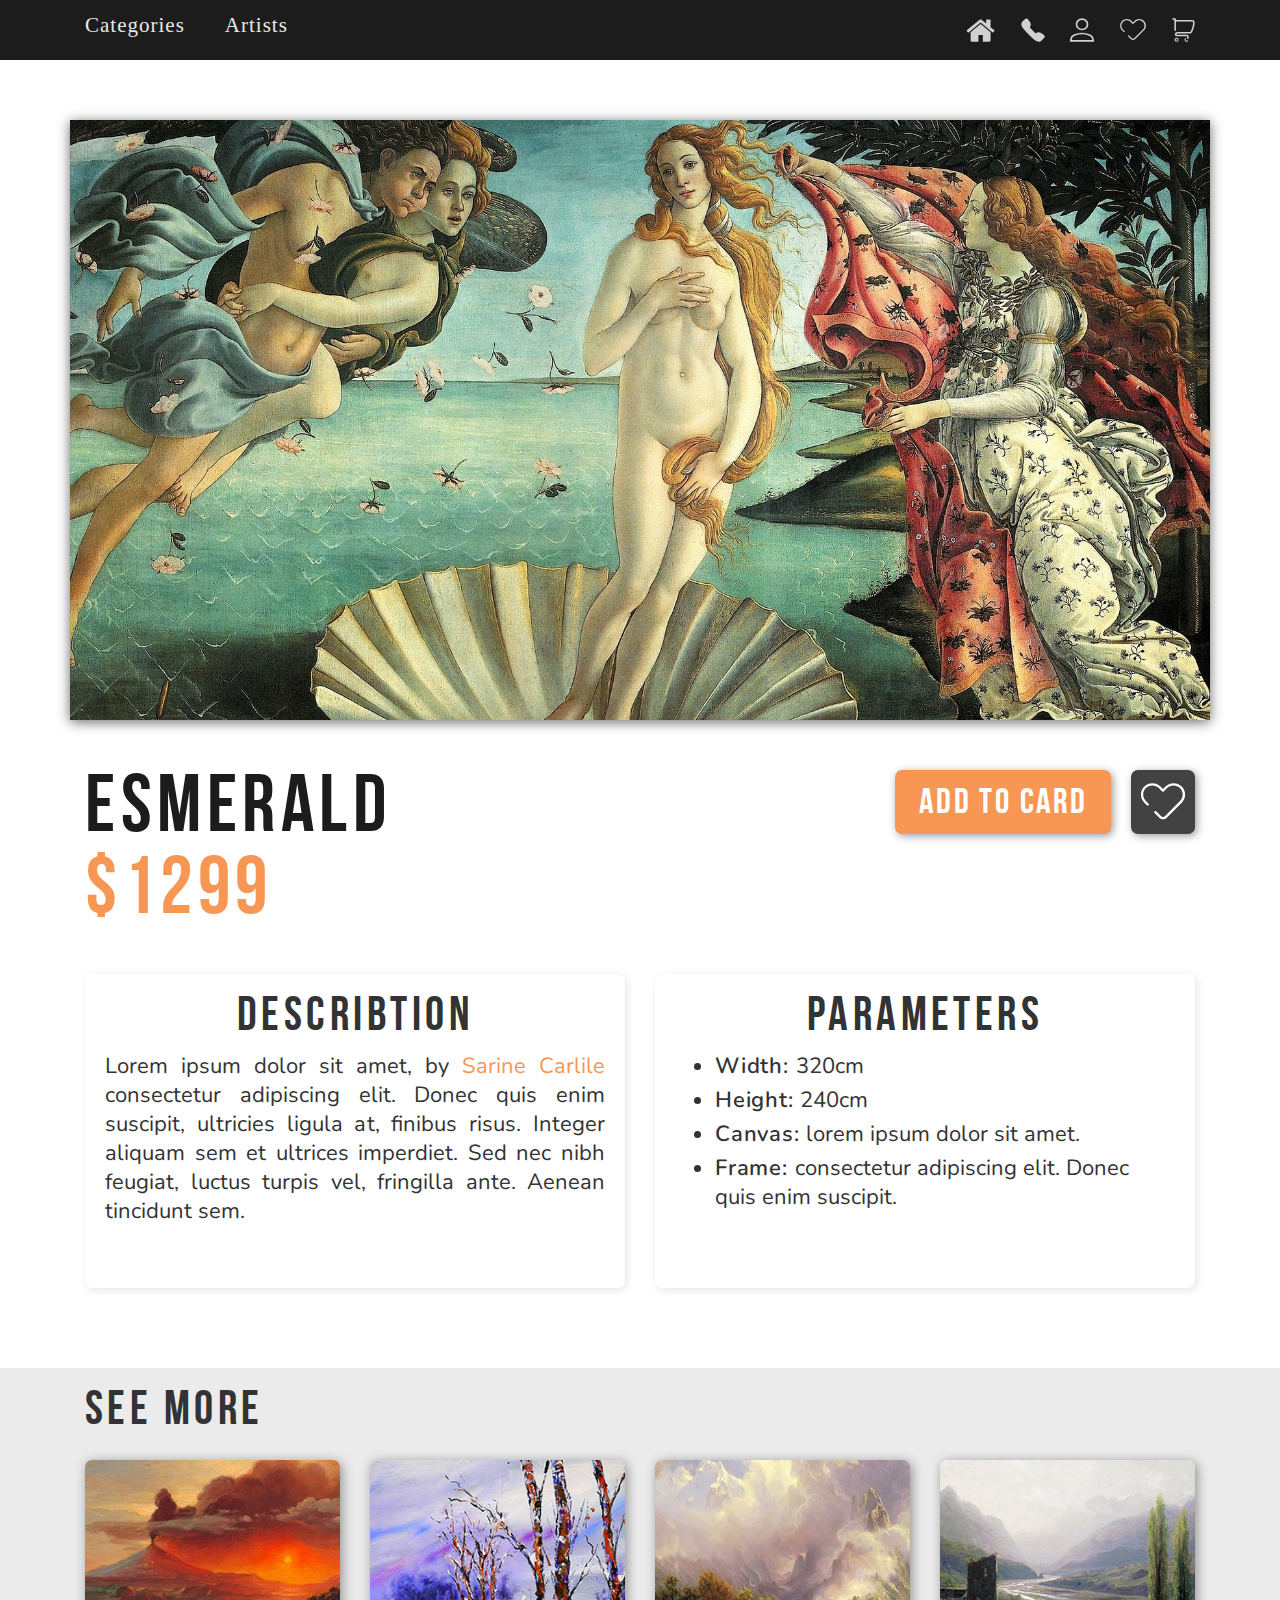
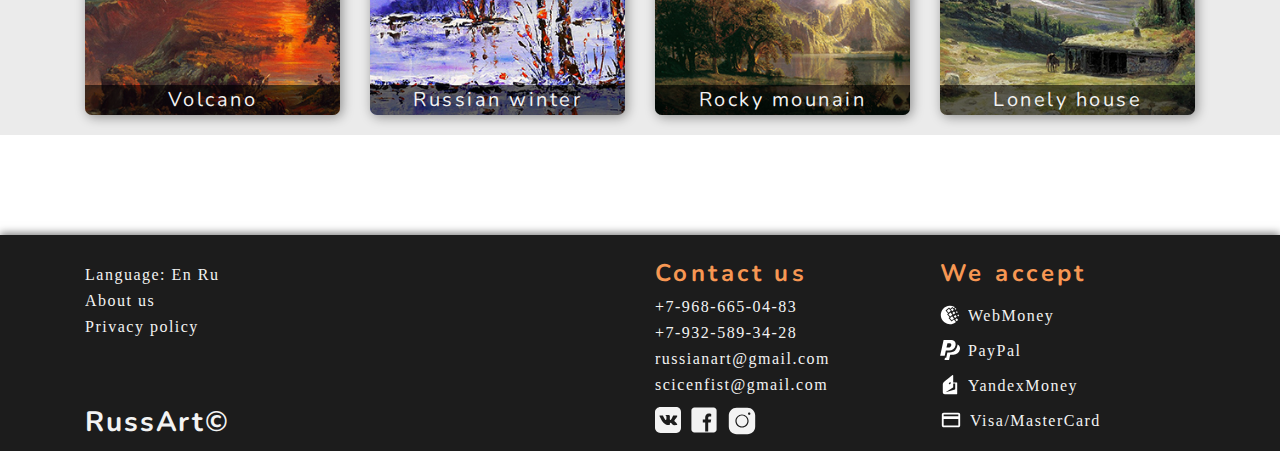
<file: picture.html>
<!DOCTYPE html>
<head>
	<title>Esmerald</title>
	<meta charset="utf-8">
	<meta name="viewport" content="width=device-width, initial-scale=1">
	<link rel="shortcut icon" href="favicon.ico" type="image/x-icon">
	<link href="https://fonts.googleapis.com/css2?family=Bebas+Neue&family=Nunito:wght@200;300;400&display=swap" rel="stylesheet">
	<script type="text/javascript" src='scripts/general.js'></script>
	<script type="text/javascript" src='scripts/picture.js'></script>
	<link rel="stylesheet" href="https://maxcdn.bootstrapcdn.com/bootstrap/4.0.0/css/bootstrap.min.css" integrity="sha384-Gn5384xqQ1aoWXA+058RXPxPg6fy4IWvTNh0E263XmFcJlSAwiGgFAW/dAiS6JXm" crossorigin="anonymous">
	<link rel="stylesheet" type="text/css" href="styles/general.css">
	<link rel="stylesheet" type="text/css" href="styles/picture.css">
	<script type="text/javascript">
		document.addEventListener('DOMContentLoaded', function(){
			var artist = 'Sarine Carlile',
				describtion = document.getElementById('describtion-full-text'),
				desText = describtion.innerHTML,
				pos = desText.indexOf(artist);

			console.log(desText.indexOf(artist));
			if (~pos) {
				var prev = desText.slice(0, pos),
					post = desText.slice(pos+artist.length),
					aPrev = `<a id="artist" href="artist.html">`,
					aPost = `</a>`;

				describtion.innerHTML = prev + aPrev + artist + aPost + post;
			};
		});
	</script>
</head>

<body>
<!----------------------------------------Header---------------------------------------->

	<div class="container-fluid header not-main">
		<div id="header-back"></div>
		<button id="menu">
			<div class="menu-block"></div>
			<div class="menu-block"></div>
			<div class="menu-block"></div>
		</button>
		<div class="container" id="header">
			<h3 class="en">Categories</h3>
			<h3 class="ru" style="display: none;">Категории</h3>
			<h3 class="en">Artists</h3>
			<h3 class="ru" style="display: none;">Художники</h3>
			<a href="index.html" class="a-icon home"><img class="header-icon" id="home" src="data/home.svg" /></a>
			<a class="a-icon phone"><img class="header-icon" id="phone" src="data/phone.svg"/></a>
			<a href="user.html" class="a-icon"><img class="header-icon" id="user" src="data/user.svg"/></a>
			<a href="favorites.html" class="a-icon"><img class="header-icon" id="heart" src="data/heart.svg"/></a>
			<a href="cart.html" class="a-icon right"><img class="header-icon" id="cart" src="data/cart.svg"/></a>
		</div>
		<hr id="header-line" />
		<div id="header-open" class="container">
			<div class="categories">
				<a class="head-text" href="category.html">Landscape</a>
				<a class="head-text" href="#">Black & white</a>
				<a class="head-text" href="#">Abstract</a>
				<a class="head-text" href="#">Portrait</a>
				<a class="head-text" href="#">Realism</a>
				<a class="head-text" href="#">Cubism</a>
				<a class="head-text" href="#">Modern</a>
			</div>
			<div class="artists">
				<a class="head-text" href="#">Sarine Carlile</a>
				<a class="head-text" href="#">Jason Voorhes</a>
				<a class="head-text" href="#">Pudge Yakovlev</a>
				<a class="head-text" href="#">Veronica Hovard</a>
				<a class="head-text" href="#">Bobi Cotic</a>
			</div>
			<div class="contact">
				<a class="con head-text" href="tel:+79871260069">+7-968-665-04-83</a>
				<a class="second con head-text" href="tel:+79278515414">+7-932-589-34-28</a>
				<a class="con kek head-text" href="mailto:sayfulloev0472@gmail.com">russianart@gmail.com</a>
				<a class="second con head-text" href="mailto:sayfulloev04@mail.ru">scicenfist@gmail.com</a>
			</div>
		</div>
	</div>
	<div class="header-overlay"></div>

<!----------------------------------------Middle---------------------------------------->

	<div id="middle">
		<div class="container" id="picture" style="background-image: url(data/esmerald.jpg)"></div>
		<div class="container" id="title">
			<div id="picture-name"><h1>Esmerald<br /><span>$1299</span></h1></div>
			<div class="button btn-cart en">Add to card</div>
			<div class="button btn-cart ru" style="display: none;" id="btn-cart-ru">Добавить в корзину</div>
			<div class="button" id="btn-buy"><img id="fav-btn" src="data/heart.svg"/></div>
		</div>
		<div class="container" id="subtitle">
			<div class="subtitle-block" id="describtion">
				<h1 class="en">Describtion</h1>
				<h1 class="ru" style="display: none;">Описание</h1>
				<p id="describtion-full-text">Lorem ipsum dolor sit amet, by Sarine Carlile consectetur adipiscing elit. Donec quis enim suscipit, ultricies ligula at, finibus risus. Integer aliquam sem et ultrices imperdiet. Sed nec nibh feugiat, luctus turpis vel, fringilla ante. Aenean tincidunt sem.</p>
			</div>
			<div class="subtitle-block" id="parameters">
				<h1 class="en">Parameters</h1>
				<h1 class="ru" style="display: none;">Параметры</h1>
				<ul>
					<li><span class="en">Width: </span><span class="ru" style="display: none;">Ширина: </span>320cm</li>
					<li><span class="en">Height: </span><span class="ru" style="display: none;">Высота: </span>240cm</li>
					<li><span class="en">Canvas: </span><span class="ru" style="display: none;">Холст: </span>lorem ipsum dolor sit amet.</li>
					<li><span class="en">Frame: </span><span class="ru" style="display: none;">Рамка: </span>consectetur adipiscing elit. Donec quis enim suscipit.</li>
				</ul>
			</div>
		</div>
		<div id="more-back">
			<div class="container" id="more">
				<h1 class="en">See more</h1>
				<h1 class="ru" style="display: none;">Другие картины</h1>
				<div class="row">
					<div class="col-md-3"><a href="#"><div class="more-card" style="background-image: url(data/card-3.jpg);"><p class="more-name">Volcano</p></div></a></div>
					<div class="col-md-3"><a href="#"><div class="more-card" style="background-image: url(data/card-1.jpg);"><p class="more-name">Russian winter</p></div></a></div>
					<div class="col-md-3"><a href="#"><div class="more-card" style="background-image: url(data/card-4.jpg);"><p class="more-name">Rocky mounain</p></div></a></div>
					<div class="col-md-3"><a href="#"><div class="more-card" style="background-image: url(data/card-6.jpg);"><p class="more-name">Lonely house</p></div></a></div>
				</div>
			</div>
		</div>
	</div>

	<!--------------------------------- Pop-up image block --------------------------------->

	<div class="pop-up-img">
		<div id="background-overlay-img">
			<div id="main-pop-up-img">
				<div id="close-icon-img"><img src="data/close-icon.svg"></div>
			</div>
		</div>
	</div>

	<!--------------------------------- Pop-up choise block --------------------------------->

	<div class="pop-up-to-cart">
		<div id="main-pop-up-to-cart">
			<div class="button choise-btn" id="continue-btn">Continue shopping</div>
			<p>or</p>
			<div class="button choise-btn" id="to-cart-btn"><a href="cart.html">Go to cart</a></div>
		</div>
	</div>

<!----------------------------------------Footer---------------------------------------->
	<div class='container-fluid' id="footer">
		<div class="container content">
			<div class="row">
				<div class="col-md-4 non-mobile">
					<p href="" class="first en">Language: <span id="en">En</span> <span id="ru">Ru</span></p>
					<p href="" class="first ru" style="display: none;">Язык: <span id="en">En</span> <span id="ru">Ru</span></p>
					<a class="en" href="#">About us</a>
					<a class="ru" style="display: none;" href="#">Про нас</a>
					<a class="en" href="#">Privacy policy</a>
					<a class="ru" style="display: none;" href="#">Политика конфиденциальности</a>
					<a href="index.html" id="name">RussArt©</a>
				</div>
				<div class="col-md-2"></div>
				<div class="col-md-3">
					<h3 class="first en">Contact us</h3>
					<h3 class="first ru" style="display: none;">Связаться с нами</h3>
					<a href="tel:+79871260069">+7-968-665-04-83</a>
					<a href="tel:+79278515414">+7-932-589-34-28</a>
					<a href="mailto:sayfulloev0472@gmail.com">russianart@gmail.com</a>
					<a href="mailto:sayfulloev04@mail.ru">scicenfist@gmail.com</a>
					<div class="icons">
						<a href="https://vk.com" target="_blank">
							<div class="icon">
								<svg xmlns="http://www.w3.org/2000/svg" x="0px" y="0px"
								width="26" height="26"
								viewBox="0 0 172 172"
								style=" fill:#000000;"><g fill="none" fill-rule="none" stroke="none" stroke-width="1" stroke-linecap="butt" stroke-linejoin="miter" stroke-miterlimit="10" stroke-dasharray="" stroke-dashoffset="0" font-family="none" font-weight="none" font-size="none" text-anchor="none" style="mix-blend-mode: normal"><path d="M0,172v-172h172v172z" fill="none" fill-rule="nonzero"></path><g fill="#ffffff" fill-rule="evenodd"><path d="M140.70613,0h-104.55408c-18.55409,0 -36.15204,14.54868 -36.15204,33.07692v104.60577c0,18.52824 17.59796,34.31731 36.15204,34.31731h104.57993c18.52824,0 31.26803,-15.78906 31.26803,-34.31731v-104.60577c0,-18.52824 -12.73978,-33.07692 -31.29387,-33.07692zM134.375,99.28246c9.40625,8.73437 11.37019,12.99819 11.68029,13.51502c3.90204,6.48618 -4.31551,6.97717 -4.31551,6.97717l-15.71154,0.23257c0,0 -3.38521,0.67188 -7.82992,-2.40324c-5.89183,-4.00541 -11.42188,-14.49699 -15.76322,-13.15324c-4.36719,1.39543 -4.23798,10.85337 -4.23798,10.85337c0,0 0.02584,1.65385 -0.95613,2.73918c-1.08534,1.13702 -3.20433,1.03365 -3.20433,1.03365h-7.05469c0,0 -15.53065,1.29207 -29.20072,-12.94651c-14.91046,-15.53065 -28.0637,-46.15265 -28.0637,-46.15265c0,0 -0.7494,-1.9381 0.05168,-2.92007c0.93029,-1.08533 3.46274,-1.13702 3.46274,-1.13702l16.82271,-0.07753c0,0 1.57633,0.28426 2.71335,1.11118c0.93029,0.67188 1.47296,1.96394 1.47296,1.96394c0,0 2.71334,6.89964 6.30529,13.10156c7.02885,12.14543 10.3107,14.80709 12.6881,13.51503c3.48858,-1.91226 2.42908,-17.15865 2.42908,-17.15865c0,0 0.07753,-5.55589 -1.75721,-8.03666c-1.39543,-1.88642 -4.03125,-2.45493 -5.21995,-2.60997c-0.95613,-0.12921 0.62019,-2.32572 2.63581,-3.30769c3.02344,-1.47296 8.3726,-1.57633 14.67788,-1.4988c4.90986,0.05169 6.33113,0.36178 8.24339,0.82692c5.8143,1.39544 3.85036,6.79628 3.85036,19.76863c0,4.16046 -0.7494,10.0006 2.2482,11.93871c1.29206,0.82692 4.44471,0.12921 12.30048,-13.25661c3.74699,-6.35697 6.53786,-13.79928 6.53786,-13.79928c0,0 0.62019,-1.34375 1.57632,-1.91226c0.98197,-0.56851 2.29988,-0.38762 2.29988,-0.38762l17.70132,-0.12921c0,0 5.29747,-0.62019 6.17608,1.78305c0.90444,2.50661 -1.98979,8.39844 -9.22537,18.03726c-11.88702,15.8149 -13.20492,14.34195 -3.33353,23.48979z"></path></g></g></svg></div>
						</a>
						<a href="https://facebook.com" target="_blank">
						<div class="icon" style="margin-top: 6px;">
							<svg xmlns="http://www.w3.org/2000/svg" x="0px" y="0px"
							width="30" height="30"
							viewBox="0 0 172 172"
							style=" fill:#000000;"><g fill="none" fill-rule="nonzero" stroke="none" stroke-width="1" stroke-linecap="butt" stroke-linejoin="miter" stroke-miterlimit="10" stroke-dasharray="" stroke-dashoffset="0" font-family="none" font-weight="none" font-size="none" text-anchor="none" style="mix-blend-mode: normal"><path d="M0,172v-172h172v172z" fill="none"></path><g fill="#ffffff"><path d="M141.04,13.76h-110.08c-9.4944,0 -17.2,7.7056 -17.2,17.2v110.08c0,9.4944 7.7056,17.2 17.2,17.2h110.08c9.4944,0 17.2,-7.7056 17.2,-17.2v-110.08c0,-9.4944 -7.7056,-17.2 -17.2,-17.2zM127.28,65.36h-6.88c-7.3616,0 -10.32,1.72 -10.32,6.88v10.32h17.2l-3.44,17.2h-13.76v51.6h-17.2v-51.6h-13.76v-17.2h13.76v-10.32c0,-13.76 6.88,-24.08 20.64,-24.08c9.976,0 13.76,3.44 13.76,3.44z"></path></g></g></svg></div>
						</a>
						<a href="https://instagram.com" target="_blank">
						<div class="icon" style="margin-top: 7px;">
							<svg xmlns="http://www.w3.org/2000/svg" x="0px" y="0px"
							width="30" height="30"
							viewBox="0 0 172 172"
							style=" fill:#000000;"><g fill="none" fill-rule="nonzero" stroke="none" stroke-width="1" stroke-linecap="butt" stroke-linejoin="miter" stroke-miterlimit="10" stroke-dasharray="" stroke-dashoffset="0" font-family="none" font-weight="none" font-size="none" text-anchor="none" style="mix-blend-mode: normal"><path d="M0,172v-172h172v172z" fill="none"></path><g fill="#ffffff"><path d="M55.04,10.32c-24.6648,0 -44.72,20.0552 -44.72,44.72v61.92c0,24.6648 20.0552,44.72 44.72,44.72h61.92c24.6648,0 44.72,-20.0552 44.72,-44.72v-61.92c0,-24.6648 -20.0552,-44.72 -44.72,-44.72zM127.28,37.84c3.784,0 6.88,3.096 6.88,6.88c0,3.784 -3.096,6.88 -6.88,6.88c-3.784,0 -6.88,-3.096 -6.88,-6.88c0,-3.784 3.096,-6.88 6.88,-6.88zM86,48.16c20.8808,0 37.84,16.9592 37.84,37.84c0,20.8808 -16.9592,37.84 -37.84,37.84c-20.8808,0 -37.84,-16.9592 -37.84,-37.84c0,-20.8808 16.9592,-37.84 37.84,-37.84zM86,55.04c-17.0624,0 -30.96,13.8976 -30.96,30.96c0,17.0624 13.8976,30.96 30.96,30.96c17.0624,0 30.96,-13.8976 30.96,-30.96c0,-17.0624 -13.8976,-30.96 -30.96,-30.96z"></path></g></g></svg></div>
						</a>
					</div>
				</div>
				<div class="col-md-3 non-mobile">
					<h3 class="first en">We accept</h3>
					<h3 class="first ru" style="display: none;">Мы принимаем</h3>
					<div class="webmoney icon check">
						<svg class="icon" xmlns="http://www.w3.org/2000/svg" x="0px" y="0px"
						width="20" height="20"
						viewBox="0 0 172 172"
						style=" fill:#000000;"><g fill="none" fill-rule="nonzero" stroke="none" stroke-width="1" stroke-linecap="butt" stroke-linejoin="miter" stroke-miterlimit="10" stroke-dasharray="" stroke-dashoffset="0" font-family="none" font-weight="none" font-size="none" text-anchor="none" style="mix-blend-mode: normal"><path d="M0,172v-172h172v172z" fill="none"></path><g fill="#ffffff"><path d="M83.89703,6.99422c-22.19247,0.48869 -45.34055,10.23696 -61.41609,31.84015c-26.02704,34.99168 -19.16107,83.38039 15.63453,110.15391c14.7748,11.3692 31.61865,16.24594 47.66281,16.24594c17.55432,0 34.09497,-5.88992 45.96297,-15.45312l0.16125,0.18812l5.16672,-4.54187l-17.50906,-19.93453l-7.29656,6.68515c-3.85624,3.51568 -7.57112,6.90574 -11.19344,10.3939c-5.85488,-6.68392 -11.7935,-13.30253 -17.72406,-19.92109c-2.85864,-3.18888 -5.71465,-6.38174 -8.56641,-9.58094c-0.16512,-0.18232 -0.32223,-0.37174 -0.47703,-0.56438l8.35813,-7.8139l-21.52015,-24.30172l8.42531,-7.89453l-21.86953,-24.34875l29.77078,-26.89516l10.99188,11.89219l18.21453,-16.17203c0.1548,0.04816 0.30207,0.09965 0.45687,0.14781l10.42078,11.41516l9.74219,-8.91578c0,0 -2.57753,-2.39273 -5.11969,-3.78937c-0.38872,-0.21328 -0.75115,-0.27219 -1.09515,-0.26875c-10.89534,-5.81661 -23.86608,-8.85962 -37.18156,-8.56641zM133.01781,24.93328l-8.70078,7.96172l7.8475,8.7075l8.73437,-7.85422zM106.53922,27.28484l-13.45765,12.22812l12.10719,13.45094l13.4375,-12.13406zM76.6139,32.23656l-18.14734,16.44078l16.37359,18.21453l18.18766,-16.42062zM145.0175,53.09828l-8.6739,7.90125l7.90797,8.74781l8.74109,-7.92813zM119.55344,55.85969l-13.4375,12.1811l12.10047,13.50469l13.4711,-12.1811zM90.1186,64.54031l-18.15406,16.48109l16.40719,18.21453l18.10031,-16.46094zM157.11125,81.24313l-8.72094,7.8475l7.91469,8.74781l8.7411,-7.86765zM131.64719,85.88578l-13.4375,12.1475l12.11391,13.52485l13.45094,-12.20797zM103.52922,97.28078l-18.14735,16.4139l16.33328,18.26156l18.21453,-16.44078zM144.02985,114.56813l-13.38375,12.20125l12.12734,13.42406l13.47781,-12.1475z"></path></g></g></svg>
						<a href="https://www.webmoney.ru" target="_blank">WebMoney</a></div>
					<div class="paypal icon check">
						<svg xmlns="http://www.w3.org/2000/svg" x="0px" y="0px"
						width="20" height="20"
						viewBox="0 0 172 172"
						style=" fill:#000000;"><g fill="none" fill-rule="nonzero" stroke="none" stroke-width="1" stroke-linecap="butt" stroke-linejoin="miter" stroke-miterlimit="10" stroke-dasharray="" stroke-dashoffset="0" font-family="none" font-weight="none" font-size="none" text-anchor="none" style="mix-blend-mode: normal"><path d="M0,172v-172h172v172z" fill="none"></path><g fill="#ffffff"><path d="M30.90625,0l-29.5625,135.94271h39.19271l9.63021,-45.01562h27.99479c26.81901,0 49.32683,-16.46094 55.31771,-44.56771c6.80274,-31.83008 -15.98503,-46.35937 -35.60938,-46.35937zM64.27604,27.77083h19.03646c9.60222,0 16.01302,8.25847 13.21354,18.58854c-2.40755,10.33008 -12.37369,18.58854 -22.39583,18.58854h-18.36458zM150.27604,38.96875c-0.02799,4.08724 -0.30794,8.37044 -1.34375,13.21354c-2.65951,12.51367 -8.14649,23.57162 -15.67708,32.25c-3.16341,9.35026 -12.40169,16.57292 -21.72396,16.57292h-0.44792c-9.04232,4.11524 -19.26042,6.27083 -30.23437,6.27083h-17.46875l-7.39062,34.71354l-2.23958,10.30208h-10.75l-4.25521,19.70833h39.19271l9.63021,-45.01562h27.99479c26.81901,0 49.29883,-16.6849 55.31771,-44.79167c5.03906,-23.6276 -6.4388,-37.54101 -20.60417,-43.22396z"></path></g></g></svg>
						<a href="https://www.paypal.com" target="_blank">PayPal</a></div>
					<div class="yandex icon check">
						<svg xmlns="http://www.w3.org/2000/svg" x="0px" y="0px"
						width="20" height="20"
						viewBox="0 0 172 172"
						style=" fill:#FFFFFF;"><g fill="none" fill-rule="nonzero" stroke="none" stroke-width="1" stroke-linecap="butt" stroke-linejoin="miter" stroke-miterlimit="10" stroke-dasharray="" stroke-dashoffset="0" font-family="none" font-weight="none" font-size="none" text-anchor="none" style="mix-blend-mode: normal"><path d="M0,172v-172h172v172z" fill="none"></path><g id="original-icon" fill="#FFFFFF"><path d="M144.48,65.36h-30.96v-61.92c0,-1.3244 -0.76024,-2.5284 -1.95048,-3.10288c-1.19024,-0.5676 -2.60408,-0.4128 -3.64296,0.41968c-0.49192,0.39216 -49.278,39.5428 -63.87392,50.59208c-18.00152,13.62584 -19.97264,20.07584 -19.97264,30.59536v65.97576c0,9.48408 7.71592,17.2 17.2,17.2h103.2c1.89888,0 3.44,-1.54112 3.44,-3.44v-92.88c0,-1.89888 -1.54112,-3.44 -3.44,-3.44zM78.89984,66.29224c3.70488,-4.13488 9.11944,-5.59344 12.08816,-3.26112c2.97216,2.33576 2.37704,7.58176 -1.32784,11.71664c-3.70488,4.13488 -9.116,5.59344 -12.08816,3.25768c-2.97216,-2.33576 -2.37704,-7.57832 1.32784,-11.7132zM48.16,147.92l63.75696,-40.26864c0.9976,-0.62952 1.60304,-1.72688 1.60304,-2.9068v-32.50456h17.2v49.02c0,1.52736 -1.00792,2.87584 -2.4768,3.3024z"></path></g></g></svg>
						<a href="https://checkout.yandex.com" target="_blank">YandexMoney</a></div>
					<div class="credit icon check">
						<svg xmlns="http://www.w3.org/2000/svg" x="0px" y="0px"
						width="22" height="22"
						viewBox="0 0 172 172"
						style=" fill:#000000;"><g fill="none" fill-rule="nonzero" stroke="none" stroke-width="1" stroke-linecap="butt" stroke-linejoin="miter" stroke-miterlimit="10" stroke-dasharray="" stroke-dashoffset="0" font-family="none" font-weight="none" font-size="none" text-anchor="none" style="mix-blend-mode: normal"><path d="M0,172v-172h172v172z" fill="none"></path><g fill="#ffffff"><path d="M28.66667,28.66667c-7.91917,0 -14.33333,6.41417 -14.33333,14.33333v14.33333v21.5v50.16667c0,7.91917 6.41417,14.33333 14.33333,14.33333h114.66667c7.91917,0 14.33333,-6.41417 14.33333,-14.33333v-50.16667v-21.5v-14.33333c0,-7.91917 -6.41417,-14.33333 -14.33333,-14.33333zM28.66667,43h114.66667v14.33333h-114.66667zM28.66667,78.83333h114.66667v50.16667h-114.66667z"></path></g></g></svg>
						<a href="https://www.visa.com" target="_blank">Visa</a>
						<a>/</a>
						<a href="https://www.mastercard.com" target="_blank">MasterCard</a></div>
					</div>
				</div>
			</div>
		</div>
	</div>

</body>
</file>
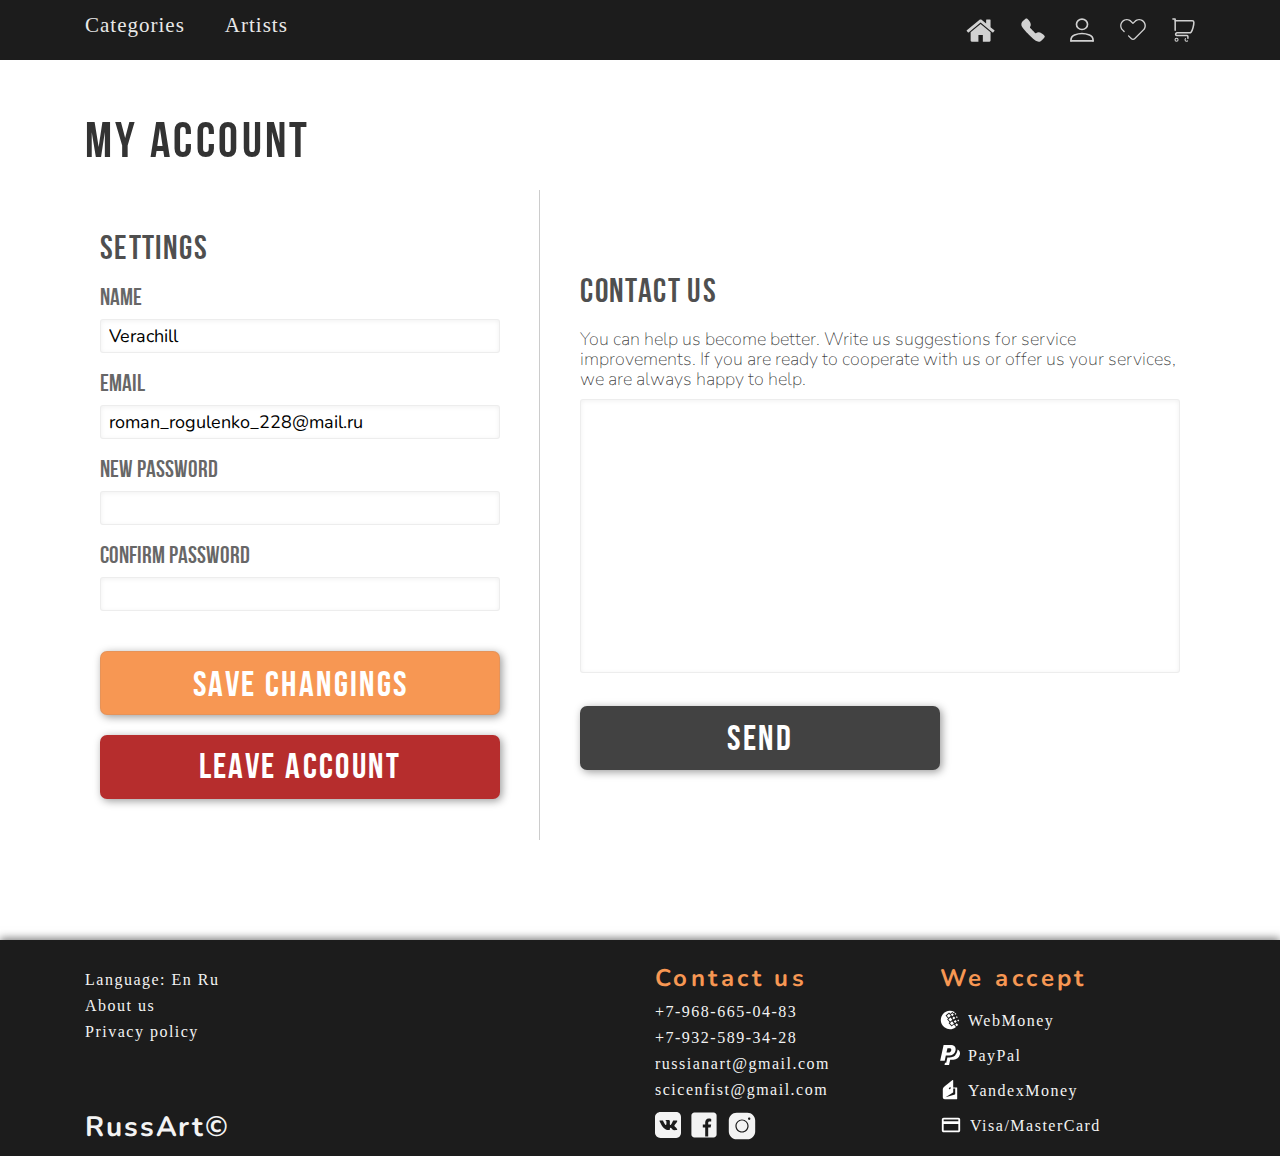
<file: user.html>
<!DOCTYPE html>
<head>
	<title>Verachill</title>
	<meta charset="utf-8">
	<meta name="viewport" content="width=device-width, initial-scale=1">
	<link href="https://fonts.googleapis.com/css2?family=Bebas+Neue&family=Nunito:wght@200;300;400&display=swap" rel="stylesheet">
	<link rel="stylesheet" href="https://maxcdn.bootstrapcdn.com/bootstrap/4.0.0/css/bootstrap.min.css" integrity="sha384-Gn5384xqQ1aoWXA+058RXPxPg6fy4IWvTNh0E263XmFcJlSAwiGgFAW/dAiS6JXm" crossorigin="anonymous">
	<script type="text/javascript" src='scripts/general.js'></script>
	<link rel="stylesheet" type="text/css" href="styles/general.css">
	<link rel="stylesheet" type="text/css" href="styles/user.css">
	<script type="text/javascript">
		document.addEventListener('DOMContentLoaded', function(){
			var check = document.getElementsByClassName('wrap')[0],
				btn = document.getElementById('message-btn');

			btn.addEventListener('click', function(){
				if(message.value){
					check.style.top = '12px';
					check.style.opacity = '1';
					setTimeout(function(){
						check.style.top = '';
						check.style.opacity = '';
					}, 2000)
				}
			})
		})
	</script>
</head>

<body>
	
<!----------------------------------------Header---------------------------------------->

	<div class="container-fluid header not-main">
		<div id="header-back"></div>
		<button id="menu">
			<div class="menu-block"></div>
			<div class="menu-block"></div>
			<div class="menu-block"></div>
		</button>
		<div class="container" id="header">
			<h3 class="en">Categories</h3>
			<h3 class="ru" style="display: none;">Категории</h3>
			<h3 class="en">Artists</h3>
			<h3 class="ru" style="display: none;">Художники</h3>
			<a href="index.html" class="a-icon home"><img class="header-icon" id="home" src="data/home.svg" /></a>
			<a class="a-icon phone"><img class="header-icon" id="phone" src="data/phone.svg"/></a>
			<a href="user.html" class="a-icon"><img class="header-icon" id="user" src="data/user.svg"/></a>
			<a href="favorites.html" class="a-icon"><img class="header-icon" id="heart" src="data/heart.svg"/></a>
			<a href="cart.html" class="a-icon right"><img class="header-icon" id="cart" src="data/cart.svg"/></a>
		</div>
		<hr id="header-line" />
		<div id="header-open" class="container">
			<div class="categories">
				<a class="head-text" href="category.html">Landscape</a>
				<a class="head-text" href="#">Black & white</a>
				<a class="head-text" href="#">Abstract</a>
				<a class="head-text" href="#">Portrait</a>
				<a class="head-text" href="#">Realism</a>
				<a class="head-text" href="#">Cubism</a>
				<a class="head-text" href="#">Modern</a>
			</div>
			<div class="artists">
				<a class="head-text" href="#">Sarine Carlile</a>
				<a class="head-text" href="#">Jason Voorhes</a>
				<a class="head-text" href="#">Pudge Yakovlev</a>
				<a class="head-text" href="#">Veronica Hovard</a>
				<a class="head-text" href="#">Bobi Cotic</a>
			</div>
			<div class="contact">
				<a class="con head-text" href="tel:+79871260069">+7-968-665-04-83</a>
				<a class="second con head-text" href="tel:+79278515414">+7-932-589-34-28</a>
				<a class="con kek head-text" href="mailto:sayfulloev0472@gmail.com">russianart@gmail.com</a>
				<a class="second con head-text" href="mailto:sayfulloev04@mail.ru">scicenfist@gmail.com</a>
			</div>
		</div>
	</div>
	<div class="header-overlay"></div>

<!----------------------------------------Middle---------------------------------------->

	<div class="container" id="middle">
		<div id="reg">
			<div id="title">
				<h1 class="en">My account</h1>
				<h1 class="ru" style="display: none">Мой аккаунт</h1>
			</div>
			<div id="input-block">
				<form>
					<h2 class="en">Settings</h2>
					<h2 class="ru" style="display: none;">Настройки</h2>
					<label class="first en" for="username">Name</label>
					<label class="first ru" style="display: none;" for="username">Имя</label>
						<input id="username" type="text" value="Verachill" required />
					<label for="email">Email</label>
						<input id="email" type="email" value="roman_rogulenko_228@mail.ru" required />
					<label for="password" class="en">New password</label>
					<label for="password" class="ru" style="display: none;">Новый пароль</label>
						<input id="password" type="password" maxlength="20" minlength="6" />
					<label for="confirm-password" class="en">Confirm password</label>
					<label for="confirm-password" class="ru" style="display: none;">Подтверждение пароля</label>
						<input id="confirm-password" type="password" maxlength="20" minlength="6" />
					<div id="buttons-block">
						<a href="user.html"><input class="button register-btn en" type="submit" value="Save changings" /></a>
						<a href="user.html"><input class="button register-btn ru" style="display: none;" type="submit" value="Сохранить" /></a>
						<a href="user.html"><div class="button leave-btn en" />Leave account</div></a>
						<a href="user.html"><div class="button leave-btn ru" style="display: none;"/>Покинуть аккаунт</div></a>
					</div>
				</form>

				<div id="line"></div>

				<div id="pseudo-form">
					<h2 class="en">Contact us</h2>
					<h2 class="ru" style="display: none;">Связаться с нами</h2>
					<p class="en">You can help us become better. Write us suggestions for service improvements. If you are ready to cooperate with us or offer us your services, we are always happy to help.</p>
					<p class="ru" style="display: none;">Вы можете помочь развитию сервиса, написав нам ваши предложения по его улучшению. Если вы готовы сотрудничать с нами, мы выслушаем любую вашу просьбу.</p>
					<form id="textarea-form" action="#">
						<textarea maxlength="1000" id="message" required></textarea>
						<div class="message-btn-block">
							<button class="button message-btn en" type="submit">Send</button>
							<button class="button message-btn ru" style="display: none" type="submit">Отослать</button>
							<div class="wrap">
							    <div id="check-part-1" class="check-sign"></div>
							    <div id="check-part-2" class="check-sign"></div>
							</div>
						</div>
					</form>
				</div>
			</div>
		</div>
	</div>

<!----------------------------------------Footer---------------------------------------->
	<div class='container-fluid' id="footer">
		<div class="container content">
			<div class="row">
				<div class="col-md-4 non-mobile">
					<p href="" class="first en">Language: <span id="en">En</span> <span id="ru">Ru</span></p>
					<p href="" class="first ru" style="display: none;">Язык: <span id="en">En</span> <span id="ru">Ru</span></p>
					<a class="en" href="#">About us</a>
					<a class="ru" style="display: none;" href="#">Про нас</a>
					<a class="en" href="#">Privacy policy</a>
					<a class="ru" style="display: none;" href="#">Политика конфиденциальности</a>
					<a href="index.html" id="name">RussArt©</a>
				</div>
				<div class="col-md-2"></div>
				<div class="col-md-3">
					<h3 class="first en">Contact us</h3>
					<h3 class="first ru" style="display: none;">Связаться с нами</h3>
					<a href="tel:+79871260069">+7-968-665-04-83</a>
					<a href="tel:+79278515414">+7-932-589-34-28</a>
					<a href="mailto:sayfulloev0472@gmail.com">russianart@gmail.com</a>
					<a href="mailto:sayfulloev04@mail.ru">scicenfist@gmail.com</a>
					<div class="icons">
						<a href="https://vk.com" target="_blank">
							<div class="icon">
								<svg xmlns="http://www.w3.org/2000/svg" x="0px" y="0px"
								width="26" height="26"
								viewBox="0 0 172 172"
								style=" fill:#000000;"><g fill="none" fill-rule="none" stroke="none" stroke-width="1" stroke-linecap="butt" stroke-linejoin="miter" stroke-miterlimit="10" stroke-dasharray="" stroke-dashoffset="0" font-family="none" font-weight="none" font-size="none" text-anchor="none" style="mix-blend-mode: normal"><path d="M0,172v-172h172v172z" fill="none" fill-rule="nonzero"></path><g fill="#ffffff" fill-rule="evenodd"><path d="M140.70613,0h-104.55408c-18.55409,0 -36.15204,14.54868 -36.15204,33.07692v104.60577c0,18.52824 17.59796,34.31731 36.15204,34.31731h104.57993c18.52824,0 31.26803,-15.78906 31.26803,-34.31731v-104.60577c0,-18.52824 -12.73978,-33.07692 -31.29387,-33.07692zM134.375,99.28246c9.40625,8.73437 11.37019,12.99819 11.68029,13.51502c3.90204,6.48618 -4.31551,6.97717 -4.31551,6.97717l-15.71154,0.23257c0,0 -3.38521,0.67188 -7.82992,-2.40324c-5.89183,-4.00541 -11.42188,-14.49699 -15.76322,-13.15324c-4.36719,1.39543 -4.23798,10.85337 -4.23798,10.85337c0,0 0.02584,1.65385 -0.95613,2.73918c-1.08534,1.13702 -3.20433,1.03365 -3.20433,1.03365h-7.05469c0,0 -15.53065,1.29207 -29.20072,-12.94651c-14.91046,-15.53065 -28.0637,-46.15265 -28.0637,-46.15265c0,0 -0.7494,-1.9381 0.05168,-2.92007c0.93029,-1.08533 3.46274,-1.13702 3.46274,-1.13702l16.82271,-0.07753c0,0 1.57633,0.28426 2.71335,1.11118c0.93029,0.67188 1.47296,1.96394 1.47296,1.96394c0,0 2.71334,6.89964 6.30529,13.10156c7.02885,12.14543 10.3107,14.80709 12.6881,13.51503c3.48858,-1.91226 2.42908,-17.15865 2.42908,-17.15865c0,0 0.07753,-5.55589 -1.75721,-8.03666c-1.39543,-1.88642 -4.03125,-2.45493 -5.21995,-2.60997c-0.95613,-0.12921 0.62019,-2.32572 2.63581,-3.30769c3.02344,-1.47296 8.3726,-1.57633 14.67788,-1.4988c4.90986,0.05169 6.33113,0.36178 8.24339,0.82692c5.8143,1.39544 3.85036,6.79628 3.85036,19.76863c0,4.16046 -0.7494,10.0006 2.2482,11.93871c1.29206,0.82692 4.44471,0.12921 12.30048,-13.25661c3.74699,-6.35697 6.53786,-13.79928 6.53786,-13.79928c0,0 0.62019,-1.34375 1.57632,-1.91226c0.98197,-0.56851 2.29988,-0.38762 2.29988,-0.38762l17.70132,-0.12921c0,0 5.29747,-0.62019 6.17608,1.78305c0.90444,2.50661 -1.98979,8.39844 -9.22537,18.03726c-11.88702,15.8149 -13.20492,14.34195 -3.33353,23.48979z"></path></g></g></svg></div>
						</a>
						<a href="https://facebook.com" target="_blank">
						<div class="icon" style="margin-top: 6px;">
							<svg xmlns="http://www.w3.org/2000/svg" x="0px" y="0px"
							width="30" height="30"
							viewBox="0 0 172 172"
							style=" fill:#000000;"><g fill="none" fill-rule="nonzero" stroke="none" stroke-width="1" stroke-linecap="butt" stroke-linejoin="miter" stroke-miterlimit="10" stroke-dasharray="" stroke-dashoffset="0" font-family="none" font-weight="none" font-size="none" text-anchor="none" style="mix-blend-mode: normal"><path d="M0,172v-172h172v172z" fill="none"></path><g fill="#ffffff"><path d="M141.04,13.76h-110.08c-9.4944,0 -17.2,7.7056 -17.2,17.2v110.08c0,9.4944 7.7056,17.2 17.2,17.2h110.08c9.4944,0 17.2,-7.7056 17.2,-17.2v-110.08c0,-9.4944 -7.7056,-17.2 -17.2,-17.2zM127.28,65.36h-6.88c-7.3616,0 -10.32,1.72 -10.32,6.88v10.32h17.2l-3.44,17.2h-13.76v51.6h-17.2v-51.6h-13.76v-17.2h13.76v-10.32c0,-13.76 6.88,-24.08 20.64,-24.08c9.976,0 13.76,3.44 13.76,3.44z"></path></g></g></svg></div>
						</a>
						<a href="https://instagram.com" target="_blank">
						<div class="icon" style="margin-top: 7px;">
							<svg xmlns="http://www.w3.org/2000/svg" x="0px" y="0px"
							width="30" height="30"
							viewBox="0 0 172 172"
							style=" fill:#000000;"><g fill="none" fill-rule="nonzero" stroke="none" stroke-width="1" stroke-linecap="butt" stroke-linejoin="miter" stroke-miterlimit="10" stroke-dasharray="" stroke-dashoffset="0" font-family="none" font-weight="none" font-size="none" text-anchor="none" style="mix-blend-mode: normal"><path d="M0,172v-172h172v172z" fill="none"></path><g fill="#ffffff"><path d="M55.04,10.32c-24.6648,0 -44.72,20.0552 -44.72,44.72v61.92c0,24.6648 20.0552,44.72 44.72,44.72h61.92c24.6648,0 44.72,-20.0552 44.72,-44.72v-61.92c0,-24.6648 -20.0552,-44.72 -44.72,-44.72zM127.28,37.84c3.784,0 6.88,3.096 6.88,6.88c0,3.784 -3.096,6.88 -6.88,6.88c-3.784,0 -6.88,-3.096 -6.88,-6.88c0,-3.784 3.096,-6.88 6.88,-6.88zM86,48.16c20.8808,0 37.84,16.9592 37.84,37.84c0,20.8808 -16.9592,37.84 -37.84,37.84c-20.8808,0 -37.84,-16.9592 -37.84,-37.84c0,-20.8808 16.9592,-37.84 37.84,-37.84zM86,55.04c-17.0624,0 -30.96,13.8976 -30.96,30.96c0,17.0624 13.8976,30.96 30.96,30.96c17.0624,0 30.96,-13.8976 30.96,-30.96c0,-17.0624 -13.8976,-30.96 -30.96,-30.96z"></path></g></g></svg></div>
						</a>
					</div>
				</div>
				<div class="col-md-3 non-mobile">
					<h3 class="first en">We accept</h3>
					<h3 class="first ru" style="display: none;">Мы принимаем</h3>
					<div class="webmoney icon check">
						<svg class="icon" xmlns="http://www.w3.org/2000/svg" x="0px" y="0px"
						width="20" height="20"
						viewBox="0 0 172 172"
						style=" fill:#000000;"><g fill="none" fill-rule="nonzero" stroke="none" stroke-width="1" stroke-linecap="butt" stroke-linejoin="miter" stroke-miterlimit="10" stroke-dasharray="" stroke-dashoffset="0" font-family="none" font-weight="none" font-size="none" text-anchor="none" style="mix-blend-mode: normal"><path d="M0,172v-172h172v172z" fill="none"></path><g fill="#ffffff"><path d="M83.89703,6.99422c-22.19247,0.48869 -45.34055,10.23696 -61.41609,31.84015c-26.02704,34.99168 -19.16107,83.38039 15.63453,110.15391c14.7748,11.3692 31.61865,16.24594 47.66281,16.24594c17.55432,0 34.09497,-5.88992 45.96297,-15.45312l0.16125,0.18812l5.16672,-4.54187l-17.50906,-19.93453l-7.29656,6.68515c-3.85624,3.51568 -7.57112,6.90574 -11.19344,10.3939c-5.85488,-6.68392 -11.7935,-13.30253 -17.72406,-19.92109c-2.85864,-3.18888 -5.71465,-6.38174 -8.56641,-9.58094c-0.16512,-0.18232 -0.32223,-0.37174 -0.47703,-0.56438l8.35813,-7.8139l-21.52015,-24.30172l8.42531,-7.89453l-21.86953,-24.34875l29.77078,-26.89516l10.99188,11.89219l18.21453,-16.17203c0.1548,0.04816 0.30207,0.09965 0.45687,0.14781l10.42078,11.41516l9.74219,-8.91578c0,0 -2.57753,-2.39273 -5.11969,-3.78937c-0.38872,-0.21328 -0.75115,-0.27219 -1.09515,-0.26875c-10.89534,-5.81661 -23.86608,-8.85962 -37.18156,-8.56641zM133.01781,24.93328l-8.70078,7.96172l7.8475,8.7075l8.73437,-7.85422zM106.53922,27.28484l-13.45765,12.22812l12.10719,13.45094l13.4375,-12.13406zM76.6139,32.23656l-18.14734,16.44078l16.37359,18.21453l18.18766,-16.42062zM145.0175,53.09828l-8.6739,7.90125l7.90797,8.74781l8.74109,-7.92813zM119.55344,55.85969l-13.4375,12.1811l12.10047,13.50469l13.4711,-12.1811zM90.1186,64.54031l-18.15406,16.48109l16.40719,18.21453l18.10031,-16.46094zM157.11125,81.24313l-8.72094,7.8475l7.91469,8.74781l8.7411,-7.86765zM131.64719,85.88578l-13.4375,12.1475l12.11391,13.52485l13.45094,-12.20797zM103.52922,97.28078l-18.14735,16.4139l16.33328,18.26156l18.21453,-16.44078zM144.02985,114.56813l-13.38375,12.20125l12.12734,13.42406l13.47781,-12.1475z"></path></g></g></svg>
						<a href="https://www.webmoney.ru" target="_blank">WebMoney</a></div>
					<div class="paypal icon check">
						<svg xmlns="http://www.w3.org/2000/svg" x="0px" y="0px"
						width="20" height="20"
						viewBox="0 0 172 172"
						style=" fill:#000000;"><g fill="none" fill-rule="nonzero" stroke="none" stroke-width="1" stroke-linecap="butt" stroke-linejoin="miter" stroke-miterlimit="10" stroke-dasharray="" stroke-dashoffset="0" font-family="none" font-weight="none" font-size="none" text-anchor="none" style="mix-blend-mode: normal"><path d="M0,172v-172h172v172z" fill="none"></path><g fill="#ffffff"><path d="M30.90625,0l-29.5625,135.94271h39.19271l9.63021,-45.01562h27.99479c26.81901,0 49.32683,-16.46094 55.31771,-44.56771c6.80274,-31.83008 -15.98503,-46.35937 -35.60938,-46.35937zM64.27604,27.77083h19.03646c9.60222,0 16.01302,8.25847 13.21354,18.58854c-2.40755,10.33008 -12.37369,18.58854 -22.39583,18.58854h-18.36458zM150.27604,38.96875c-0.02799,4.08724 -0.30794,8.37044 -1.34375,13.21354c-2.65951,12.51367 -8.14649,23.57162 -15.67708,32.25c-3.16341,9.35026 -12.40169,16.57292 -21.72396,16.57292h-0.44792c-9.04232,4.11524 -19.26042,6.27083 -30.23437,6.27083h-17.46875l-7.39062,34.71354l-2.23958,10.30208h-10.75l-4.25521,19.70833h39.19271l9.63021,-45.01562h27.99479c26.81901,0 49.29883,-16.6849 55.31771,-44.79167c5.03906,-23.6276 -6.4388,-37.54101 -20.60417,-43.22396z"></path></g></g></svg>
						<a href="https://www.paypal.com" target="_blank">PayPal</a></div>
					<div class="yandex icon check">
						<svg xmlns="http://www.w3.org/2000/svg" x="0px" y="0px"
						width="20" height="20"
						viewBox="0 0 172 172"
						style=" fill:#FFFFFF;"><g fill="none" fill-rule="nonzero" stroke="none" stroke-width="1" stroke-linecap="butt" stroke-linejoin="miter" stroke-miterlimit="10" stroke-dasharray="" stroke-dashoffset="0" font-family="none" font-weight="none" font-size="none" text-anchor="none" style="mix-blend-mode: normal"><path d="M0,172v-172h172v172z" fill="none"></path><g id="original-icon" fill="#FFFFFF"><path d="M144.48,65.36h-30.96v-61.92c0,-1.3244 -0.76024,-2.5284 -1.95048,-3.10288c-1.19024,-0.5676 -2.60408,-0.4128 -3.64296,0.41968c-0.49192,0.39216 -49.278,39.5428 -63.87392,50.59208c-18.00152,13.62584 -19.97264,20.07584 -19.97264,30.59536v65.97576c0,9.48408 7.71592,17.2 17.2,17.2h103.2c1.89888,0 3.44,-1.54112 3.44,-3.44v-92.88c0,-1.89888 -1.54112,-3.44 -3.44,-3.44zM78.89984,66.29224c3.70488,-4.13488 9.11944,-5.59344 12.08816,-3.26112c2.97216,2.33576 2.37704,7.58176 -1.32784,11.71664c-3.70488,4.13488 -9.116,5.59344 -12.08816,3.25768c-2.97216,-2.33576 -2.37704,-7.57832 1.32784,-11.7132zM48.16,147.92l63.75696,-40.26864c0.9976,-0.62952 1.60304,-1.72688 1.60304,-2.9068v-32.50456h17.2v49.02c0,1.52736 -1.00792,2.87584 -2.4768,3.3024z"></path></g></g></svg>
						<a href="https://checkout.yandex.com" target="_blank">YandexMoney</a></div>
					<div class="credit icon check">
						<svg xmlns="http://www.w3.org/2000/svg" x="0px" y="0px"
						width="22" height="22"
						viewBox="0 0 172 172"
						style=" fill:#000000;"><g fill="none" fill-rule="nonzero" stroke="none" stroke-width="1" stroke-linecap="butt" stroke-linejoin="miter" stroke-miterlimit="10" stroke-dasharray="" stroke-dashoffset="0" font-family="none" font-weight="none" font-size="none" text-anchor="none" style="mix-blend-mode: normal"><path d="M0,172v-172h172v172z" fill="none"></path><g fill="#ffffff"><path d="M28.66667,28.66667c-7.91917,0 -14.33333,6.41417 -14.33333,14.33333v14.33333v21.5v50.16667c0,7.91917 6.41417,14.33333 14.33333,14.33333h114.66667c7.91917,0 14.33333,-6.41417 14.33333,-14.33333v-50.16667v-21.5v-14.33333c0,-7.91917 -6.41417,-14.33333 -14.33333,-14.33333zM28.66667,43h114.66667v14.33333h-114.66667zM28.66667,78.83333h114.66667v50.16667h-114.66667z"></path></g></g></svg>
						<a href="https://www.visa.com" target="_blank">Visa</a>
						<a>/</a>
						<a href="https://www.mastercard.com" target="_blank">MasterCard</a></div>
					</div>
				</div>
			</div>
		</div>
	</div>
</body>
</file>
<file: styles/general.css>
body{
	margin: 0;
}

p{
	margin-block-start: 0px;
	margin-block-end: 0px;
	margin-bottom: 0;
}

*:focus{
	outline: none;
}

h1{
	color: #333;
	font-family: Bebas Neue Bold;
	font-size: 50px;
	letter-spacing: 3.36px;
	line-height: 50px;
	margin-bottom: 0px;
}

#middle{
	margin-top: 120px;
	display: flex;
	flex-direction: column;
	min-height: calc(100vh - 424px);
}

@media only screen and (max-width: 768px){
	#middle{
		margin-top: 30px;
	}
}

/*----------------------------------Header-----------------------------------------*/

.header{
	z-index: 10;
	position: fixed;
	right: 0px;
	color: #FFF;
	transition: .5s;
	overflow: hidden;
	max-height: 60px;
	transition: all .5s, background-color .15s .35s, color 0s .4s;
}

#header-back{
	z-index: 9;
	height: 0%;
	width: 100%;
	position: absolute;
	background-color: #1C1C1C;
	margin-left: -15px;
	transition: height .2s .02s, background-color .15s .35s;
}

#header{
	z-index: 11;
	height: 60px;
	display: flex;
	align-items: center;
}

	#header h3{
		z-index: 12;
		margin-right: 40px;
		color: inherit;
		font-family: "Century Gothic";
		font-size: 21px;
		letter-spacing: 1px;
		opacity: .9;
		cursor: pointer;
	}

	#header .a-icon{
		z-index: 12;
		margin-left: 25px;
		text-decoration: none;
	}

	#header .left{
		margin-left: auto;
	}

	.header .header-icon{
		height: 24px;
		opacity: .8;
		cursor: pointer;
	}

	#heart{
		height: 28px;
	}

#header-line{
	margin-top: 0px;
	margin-bottom: 0px;
	width: 0%;
	border-top: 1px #D2D2D2 solid;
	opacity: 0%;
	transition: all .4s .1s, opacity 0.001s .399s;
}


#header-open{
	display: flex;
}

	.categories{
		transition: opacity .5s;
		margin-top: 12px;
		width: 140px;
		display: flex;
		flex-direction: column;
		margin-bottom: 12px;
		opacity: 0;
	}

	.artists{
		transition: opacity .5s;
		margin-top: 12px;
		margin-left: 22px;
		display: flex;
		flex-direction: column;
		margin-bottom: 12px;
		opacity: 0;
	}

	.head-text{
		opacity: .8;
		padding-top: 12px;
		padding-bottom: 12px;
		color: inherit;
		font-family: "Century Gothic";
		font-size: 18px;
		letter-spacing: 0.86px;
		line-height: 22px;
		padding-left: 10px;
		margin-left: -10px;
		padding-right: 10px;
		word-break: break-word;
	}

	.contact{
		transition: opacity .5s;
		margin-top: 25px;
		margin-left: auto;
		display: flex;
		flex-direction: column;
		margin-bottom: 25px;
		text-align: right;
		opacity: 0;
	}

	#header .home{
		margin-left: auto;
		height: 30px;
	}

	#home{
		height: 31px;
	}

	.second{
		margin-top: 5px;
	}

	.con{
		padding: 0px;
	}

	.kek{
		margin-top: 20px;
	}

.head-text:hover{
	text-decoration: none;
	background: rgba(0, 0, 0, .05);
	color: #000000;
	opacity: .8;
}

.con:hover{
	color: #F79753;
	background: none;
}

#menu{
	display: none;
}

.not-main #header-back{
	height: 60px;
}

.header-open{
	max-height: 9000px;
	transition: all 1.25s ease .02s, background-color .005s;
	color: #1C1C1C;
	background-color: #FFF;
	box-shadow: 0 0 12px 0 rgba(0,0,0,0.08);
}

.header-open #header-line{
	width: 70%;
	opacity: 100%;
	transition: all .4s .1s, opacity 0s .001s;
}

.header-open .categories{
	transition: opacity .5s .15s;
	opacity: .8;
}

.header-open .artists{
	transition: opacity .5s .2s;
	opacity: .8;
}

.header-open .contact{
	transition: opacity .5s .25s;
	opacity: .8;
}

.not-main{
	position: absolute;
	top: 0px;
}

/*----------------------------------Header mobile-----------------------------------------*/

@media only screen and (max-width: 768px){

	#menu{
	  position: absolute;
	  z-index: 10;
	}

	#header .a-icon{
		display: none;
		margin-left: 0px;
		transform: scale(1.3);
	}

	.header .header-icon{
		height: 20px;
		opacity: .8;
	}

	#home{
		margin-top: 3px;
		height: 28px;
	}

	#heart{
		height: 24px;
		margin-top: 3px;
	}

	#header .right{
		margin-right: 30%;
	}

	.header h3{
		display: none;
	}

	.header{
		max-height: 110px;
		transition: 0s;
		z-index: 4;
		width: 80px;
	}

	.not-main{
		position: fixed;
		top: 0px;
	}

	.header:hover{
		max-height: 110px;
		box-shadow: none;
		transition: 0s;
	}

	#header{
		height: 110px;
		display: flex;
		justify-content: space-between;
	}

	#menu{
		position: absolute;
		display: flex;
		align-items: center;
		flex-direction: column;
		justify-content: space-around;
		right: 30px;
		top: 30px;
		height: 50px;
		width: 50px;
		padding: 9px;
		background-color: #1C1C1C;
		border: 0px solid rgba(224, 224, 224, .8);
		border-radius: 4px;
		cursor: pointer;
	}

	#menu:focus{
		outline: none;
	}

	.menu-block:focus{
		outline: none;
	}

	.menu-block{
		height: 4px;
		border-radius: 9px;
		background-color: #E0E0E0;
		width: 32px;
	}

	.header:hover #header-back{
		background-color: transparent;
	}

	.header:hover #header-line{
		width: 100%;
	}

	.header:hover{
		transition: 0s;
		background-color: transparent;
	}

	.header:focus{
		background-color: transparent;
	}

	.contact, #header-back{
		display: none;
	}

	.categories, .artists{
		transition: 0s;
	}

	.head-text{
		font-size: 16px;
		padding-bottom: 12px;
		padding-top: 12px;
		transition: 0s;
	}

	#mobile{
		max-height: 9000px;
		transition: all 1.25s ease .02s, background-color .005s;
		color: #1C1C1C;
		background-color: #FFF;
		box-shadow: 0 0 12px 0 rgba(0,0,0,0.08);
		width: 100%;
	}

	#mobile #header-line{
		width: 100%;
		opacity: 100%;
		transition: all .4s .1s, opacity 0s .001s;
	}

	#mobile .categories, #mobile .artists{
		transition: opacity .5s .15s;
		opacity: .8;
	}

	#header-overlay{
		z-index: 2;
		position: fixed;
		transition: .5s;
		width: 100vw;
		height: 100vh;
		background-color: rgba(0, 0, 0, .6);
	}

	.h{
		color: black;
		font-weight: bold;
		opacity: 1;
		margin-bottom: 0px;
		font-size: 18px;
		word-break: normal;
	}

}

@font-face {
	font-family: Bebas Neue Bold; /* Гарнитура шрифта */
	src: url(../data/Bebas_Neue_Bold.ttf); /* Путь к файлу со шрифтом */
}

/*----------------------------------Footer-----------------------------------------*/

body {
  display: flex;
  flex-direction: column;
}

#footer{
	background-color: #1C1C1C;
	box-shadow: 0 -2px 8px 0 rgba(0,0,0,0.5);
	height: 216px;
	display: flex;
	align-items: center;
	margin-top: 100px;
}

	#footer .content{
		height: 180px;
	}

		#footer .row{
			height: 100%;
		}
		
			#footer .col-md-3{
				display: flex;
				flex-direction: column;
			}

				#footer h3{
					color: #F79753;
					font-family: 'Nunito', sans-serif;
					font-size: 24px;
					font-weight: 700;
					letter-spacing: 3.42px;
					line-height: 24px;
				}

				#footer a, #footer p{
					text-decoration: none;
					color: #FFF;
					opacity: .95;
					padding-top: 2px;
					font-family: Century Gothic;
					font-size: 16px;
					letter-spacing: 1.5px;
					word-break: break-word;
				}

				#footer a:hover, #footer span:hover{
					color: #FFB377;
					cursor: pointer;
				}

				#footer .col-md-3 a{
					display: block;
				}

				#footer .check svg{
					margin-right: 8px;
				}

				#footer .icon{
					margin-top: 8px;
					display: flex;
					align-items: center;
				}

					#footer .icon svg{
						margin-top: 0px;
					}

					#footer .icon a{
						padding-top: 3px;
					}

				#footer .icons{
					display: flex;
					align-items: left;
				}

				#footer .icons .icon{
					margin-right: 8px;
				}

				#footer .icons .icon a{
					display: block;
					height: 100%;
				}

			#footer .col-md-4{
				display: flex;
				flex-direction: column;
			}

				#footer .col-md-4 #name{
					color: #FFF;
					font-family: 'Nunito', sans-serif;
					font-size: 28px;
					font-weight: 700;
					letter-spacing: 1.88px;
					line-height: 28px;
					position: absolute;
					bottom: 0;
				}

				#footer .first{
					margin-top: 8px;
				}

				@media only screen and (max-width: 1200px) {
					#footer a{
						font-size: 13px;
						padding-top: 4px;
						letter-spacing: 0px;
					}

					#footer .icons{
						margin-top: -5px;
					}
				}

				@media only screen and (max-width: 768px) {
					#footer .col-md-2, #footer .non-mobile, #choise .button{
						display: none;
					}

					#footer .col-md-4{
						display: flex;
						flex-direction: column;
						text-align: center;
					}

					#footer, #footer .content{
						height: auto;
					}

					#name{
						display: none;
					}

					.col-md-3{
						margin-top: 30px;
						text-align: center;
						align-items: center;
					}

					.icons{
						width: 100px;
					}
				}
</file>
<file: styles/main.css>
/*----------------------------------Middle-----------------------------------------*/

#middle{
	background-image: url(../data/middle.jpg);
	background-position: center center;
	background-size: cover;
	background-repeat: no-repeat;
	height: 800px;
	box-shadow: 2px 4px 8px 0 rgba(0,0,0,0.4);
	margin-top: 0px;
}

	#middle h1{
		color: #F2F2F2;
		font-family: Bebas Neue Bold;
		font-size: 148px;
		letter-spacing: 9.95px;
		vertical-align: middle;
		line-height: normal;
	}

	#middle h3{
		color: #F2F2F2;
		font-family: "Century Gothic";
		font-size: 32px;
		letter-spacing: 2.15px;
	}

	#middle .row{
		height: 100%;
	}

	#middle .col-md-6{
		height: 100%;
		/*border: 2px solid gray;*/
	}

	#middle .col-md-10{
		display: flex;
		flex-direction: column;
		justify-content: center;
	}

/*----------------------------------Categories-----------------------------------------*/

#categories{
	height: auto;
	margin-top: 80px;
}

	#categories a{
		text-decoration: none;
	}

	#categories h2{
		color: #333;
		font-family: Bebas Neue Bold;
		font-size: 48px;
		letter-spacing: 3.23px;
		line-height: 48px;
	}

	#categories .row{
		height: auto;
	}

	#categories .col-md-3{
		margin-top: 30px;
		height: auto;
		/*border: 1px solid lightgray;*/
	}

	.category-card{
		background-position: center center;
		background-size: cover;
		background-repeat: no-repeat;
		width: 100%;
		height: 255px;
		border-radius: 7px;
		box-shadow: 2px 2px 8px 0 rgba(0,0,0,0.3);
		display: flex;
		transition: .1s;
		color: #F2F2F2;
		cursor: pointer;
	}

		#categories p{
			width: 100%;
			background: rgba(0,0,0,0.56);
			font-family: Bebas Neue Bold;
			color: inherit;
			letter-spacing: 2.69px;
			text-align: center;
			align-self: flex-end;
			margin-bottom: 0;
			border-radius: 0px 0px 7px 7px;
			font-size: 40px;
			word-break: break-word;
		}

		@media only screen and (max-width: 1200px){
			.category-card{height: 210px}
		}
		@media only screen and (max-width: 992px){
			.category-card{height: 150px}
			#categories p{font-size: 26px}
		}

/*----------------------------------Artist-----------------------------------------*/

#artist{
	background-image: url(../data/artist.png);
	background-position: center center;
	background-size: cover;
	background-repeat: no-repeat;
	height: 622px;
	margin-top: 100px;
	box-shadow: 0 2px 8px 0 rgba(0,0,0,0.5);
	display: flex;
	align-items: center;
	word-break: break-word;
}

	#artist .content{
		/*border: 1px solid #FFF;*/
		height: 382px;
		position: relative;
	}

		#artist h1{
			color: white;
			font-family: "Bebas Neue Bold";
			font-size: 86px;
			letter-spacing: 5.78px;
			line-height: 86px;
		}

			#artist span{
				color: #F79753;
			}

		#artist p{
			color: #F2F2F2;
			font-family: 'Nunito', sans-serif;
			font-size: 28px;
			letter-spacing: 1.88px;
			line-height: 28px
		}

		#artist .morebtn{
			position: absolute;
			box-sizing: border-box;
			height: 67px;
			width: 182px;
			border-radius: 4px;
			border: 2px solid #FFF;
			align-self: flex-end;
			bottom: 0;
			right: 0;
			text-align: center;
			transition: .05s;
		}

			.morebtn a{
				height: 100%;
				width: 100%;
				font-family: "Century Gothic";
				font-size: 32px;
				letter-spacing: 2.15px;
				line-height: 67px;
				text-decoration: none;
				display: block;
				color: #F79753;
				transition: .05s;
			}

		@media only screen and (max-width: 768px){
			#artist .morebtn{
				right: calc(50% - 91px);
			}

			#artist h1{
				font-size: 52px;
				line-height: 48px;
				text-align: center;
				word-break: break-word;
			}

			#artist p{
				font-size: 22px;
				line-height: 22px;
				word-break: break-word;
				text-align: center;
			}
		}

/*----------------------------------Our choise-----------------------------------------*/

#choise{
	margin-top: 100px;
}

	#choise h2{
		color: #333;
		font-family: Bebas Neue Bold;
		font-size: 48px;
		letter-spacing: 3.23px;
		line-height: 48px;
	}

	#choise .picture{
		background-image: url(../data/esmerald.jpg);
		background-position: center center;
		background-size: cover;
		background-repeat: no-repeat;
		height: 215px;
		border-radius: 7px;
		margin-top: 40px;
		box-shadow: 0 2px 4px 0 rgba(0,0,0,0.6);
		text-align: right;
		transition: .5s;
		position: relative;
	}

		#choise .overlay{
			z-index: 1;
			height: 100%;
			width: 100%;
			margin-left: 15px;
			background: rgb(0,0,0);
			background: linear-gradient(238deg, rgba(0,0,0,0.65) 0%, rgba(0,78,94,0) 66%, rgba(0,212,255,0) 100%);
			border-radius: 0px 7px 7px 0px;
			display: flex;
			align-items: center;
		}

		#choise .content{
			height: 180px;
			position: relative;
		}

			#choise h3{
				z-index: 2;
				color: #FFF;
				font-family: "Century Gothic";
				font-size: 42px;
				letter-spacing: 2.82px;
				line-height: 51px;
				margin-bottom: 0px;
			}

			#choise p{
				z-index: 2;
				color: #F79753;
				font-family: "Century Gothic";
				font-size: 36px;
				font-weight: 700;
				letter-spacing: 2.42px;
				line-height: 44px;
			}

			#choise .buybtn{
				position: absolute;
				right: 15px;
				bottom: 10px;
				box-sizing: border-box;
				height: 44px;
				width: 118px;
				border-radius: 4px;
				border: 2px solid #FFF;
				text-align: center;
				transition: .05s;
			}

				.buybtn a{
					display: block;
					height: 100%;
					width: 100%;
					font-family: "Century Gothic";
					font-size: 24px;
					font-weight: 700;
					letter-spacing: 1.61px;
					line-height: 44px;
					text-decoration: none;
					color: #F79753;
					transition: .05s;
				}
	#a-full{
		display: block;
		width: 100%;
		height: 100%;
		position: absolute;
		margin-left: -15px;
		z-index: 4;
	}

/*----------------------------------Reviews-----------------------------------------*/

#reviews{
	margin-top: 80px;
}

#reviews-title{
	display: flex;
	flex-direction: row;
	align-items: flex-end;
}

.write-comment{
	max-height: 0px;
	overflow: hidden;
}

.write-comment textarea{
	width: 100%;
	height: 150px;
	border: 1px solid rgba(0,0,0,.2);
	border-radius: 3px;
	font-family: 'Nunito', sans-serif;
	font-size: 20px;
	line-height: 20px;
	font-weight: 300;
	letter-spacing: .2px;
	margin-left: auto;
	cursor: pointer;
	cursor: text;
	padding: 5px;
	box-shadow: inset 0 1px 5px 0 rgba(0,0,0,0.06);
}

.write-comment-open{
	max-height: 500px;
	transition: 1s ease-out;
	display: flex;
	flex-direction: column;
}

#reviews-title p{
	font-family: 'Nunito', sans-serif;
	font-size: 20px;
	font-weight: 300;
	margin-left: auto;
	cursor: pointer;
}

#reviews-title p:hover{
	color: #F79753;
}

.postbtn{
	height: 42px;
	width: 120px;
	margin-left: auto;
	font-family: Bebas Neue Bold;
	font-size: 28px;
	line-height: 48px;
	color: #FFFFFF;
	background-color: #424242;
	border-radius: 7px;
	text-align: center;
	cursor: pointer;
	transition: .35s ease-out;
	border: 0px solid;
}

.postbtn:hover{
	width: 142px;
	transition: .35s ease-in-out;
	letter-spacing: 1px;
	border: 0px solid;
}

.postbtn:active{
	width: 138px;
	transition: .1s ease-in-out;
	letter-spacing: normal;
	border: 0px solid;
}

.postbtn:focus{
	border: 0px solid;
	outline: none;
}

#comments{
	margin-top: 40px;
}

#reviews h2{
	font-size: 30px;
	font-family: Bebas Neue Bold;
}

.comment{
	margin-top: 20px;
	color: rgba(0,0,0,.65);
}

#reviews h2{
	color: inherit;
}

.comment-text{
	padding: 5px;
	padding-left: 15px;
	border-left: 1px solid rgba(0,0,0,.2);
	font-family: 'Nunito', sans-serif;
	font-size: 18px;
	color: #212529;
}

@media only screen and (max-width: 576px){
	.write-comment-mobile{
		max-height: 500px;
	}

	#reviews-title p{
		display: none;
	}
}

/*----------------------------------Text-----------------------------------------*/

@media only screen and (max-width: 768px) {

	#middle{
		height: 520px;
	}

	#middle h1{
		font-size: 96px;
	}

	#middle h3{
		font-size: 24px;
	}

	#artist .content{
		height: 480px;
	}

	.category-card{
		padding-top: 0;
		height: 150px;
	}

	#choise .overlay{
		/*background: linear-gradient(238deg, rgba(0,0,0,0.75) 0%, rgba(0,212,255,0) 100%);*/
	}

	#artist a:hover{text-decoration: none; color: #F79753}
	#artist a:link{text-decoration: none}
	#artist a:active{text-decoration: none}
}

@media only screen and (max-width: 520px){
	#middle h1{
		font-size: 64px;
	}

	#middle h3{
		font-size: 22px;
	}
}

/*----------------------------------Animation-----------------------------------------*/

.button:hover{
	background: #F79753;
	transform: scale(1.05);
	color: #FFF;
	box-shadow: 0 2px 16px 0 rgba(0,0,0,.8);
}

	.button a:hover{
		color: #FFF;
		text-decoration: none;
	}
	
.button:active{
	color: #FFF;
	transform: scale(0.99);
}

#choise .picture:hover{
	background-position: center 5%;
}

#categories .category-card:hover{
	transform: scale(1.05);
	color: #F79753;
	box-shadow: 2px 2px 20px 0 rgba(0,0,0,0.6);
}

#categories .category-card:hover p{
	font-size: 42px;
}

	#categories .category-card:active{
	transform: scale(1.03);
	color: #F79753;
	box-shadow: 2px 2px 12px 0 rgba(0,0,0,0.4);
}

@media only screen and (max-width: 768px){
	#categories .category-card:hover{
		transform: scale(1);
		color: #FFF;
		box-shadow: 2px 2px 8px 0 rgba(0,0,0,0.3);
	}

	#categories .category-card:hover p{
		font-size: 26px;
	}

	.button:hover{
		background: transparent;
		transform: scale(1);
		color: #F79753;
		box-shadow: 0 0px 0px 0 rgba(0,0,0,0);
	}

	#choise .picture:hover{
		background-position: center top;
	}
}
</file>
<file: styles/category.css>
#middle{
	margin-top: 108px;
	display: flex;
	flex-direction: column;
	min-height: calc(100vh - 424px);
}

#title{
	display: flex;
	margin-bottom: 10px;
}

#sort-block{
	margin-left: auto;
	font-family: 'Nunito', sans-serif;
	font-size: 20px;
	letter-spacing: 1.34px;
	line-height: 20px;
	display: flex;
	align-items: flex-end;
	margin-bottom: 6px;
	opacity: .8;
	user-select: none;
	width: auto;
}

.sort-abc{
	color: #1C1C1C;
	font-weight: 600;
}

.sort-img{
	height: 18px;
	margin-left: 2px;
}

.sort{
	margin-left: 20px;
	cursor: pointer;
}

.img-card{
	background-position: center center;
	background-size: cover;
	background-repeat: no-repeat;
	height: 260px;
	margin-top: 20px;
	box-shadow: 2px 2px 6px 0 rgba(0,0,0,0.4);
	border-radius: 7px;
	overflow: hidden;
	transition: .075s;
	position: relative;
}

.cat-overlay{
	position: absolute;
	opacity: 0;
	top: 100%;
	width: 100%;
	height: 100%;
	display: flex;
	align-items: center;
	justify-content: center;
	background: linear-gradient(10deg, rgba(0,0,0,0.865983893557423) 0%, rgba(255,255,255,0) 68%);
}

.cat-content{
	width: 95%;
	height: 95%;
	display: flex;
	align-items: flex-end;
	font-family: "Bebas Neue";
	font-size: 50px;
	letter-spacing: 3.24px;
	line-height: 40px;
	overflow: hidden;
	opacity: 0;
}

	.cat-content h2{
		color: #FFF;
		font-size: inherit;
		letter-spacing: inherit;
		line-height: inherit;
	}
	.cat-content h3{
		color: #F79753;
		font-size: inherit;
		letter-spacing: inherit;
		line-height: inherit;
	}

.cat-a-svg{
	margin-left: auto;
	z-index: 6;
	cursor: pointer;
}

.cat-a{
	height: 100%;
	width: 100%;
	display: block;
	position: absolute;
}

a{
	text-decoration: none;
	color: #FFF;
}
a:hover{
	text-decoration: none;
	color: #FFF;
}

@media only screen and (max-width: 992px){
	.img-card{
		height: 180px;
	}
}

@media only screen and (max-width: 768px){

	.img-card{
		height: 220px;
	}

	#middle{
		margin-top: 30px;
	}

	#sort-block{
		margin-left: 20px;
	}

	.sort{
		margin-left: 8px;
	}

	.cat-content{
		transition: .15s .125s;
		opacity: 1;
	}

	.cat-overlay{
		transition: top .2s, opacity .3s;
		top: 0%;
		opacity: 1;
	}

	.cat-text{
		font-size: 36px;
	}

	.cat-text h2, h3{
		margin-bottom: 0px;
	}

	#title{
		display: flex;
		flex-direction: column;
		align-items: center;
	}

	#sort-block{
		margin-left: 0px;
		margin-top: 22px;
	}

	#title-h1{
		width: 60%;
		text-align: center;
	}

	.cat-svg{
		height: 38px;
	}
}

@media only screen and (max-width: 576px){
	
	.img-card{
		height: 160px;
	}

	#middle{
		margin-top: 30px;
	}

}

@media only screen and (max-width: 375px){

	#title h1{
		font-size: 40px;
	}

	#sort-block{
		font-size: 16px;
	}
}

@media only screen and (max-width: 320px){

	#title h1{
		font-size: 36px;
	}

	#sort-block{
		font-size: 15px;
	}
}

/*---------------------------------------------Animation cards---------------------------------------------*/

.img-card:hover{
	transition: .2s;
	transform: scale(1.025);
	box-shadow: 2px 2px 16px 0 rgba(0,0,0,0.85);
	background-position: center bottom;
}

.img-card:hover .cat-content{
	transition: .15s .125s;
	opacity: 1;
}

.img-card:hover .cat-overlay{
	transition: top .2s, opacity .3s;
	top: 0%;
	opacity: 1;
}

.sort:hover{
	transform: scale(1.05);
}
</file>
<file: styles/artist.css>
#artist-back{
	background-image: url(../data/artist.png);
	background-position: center center;
	background-size: cover;
	background-repeat: no-repeat;
	height: 644px;
	box-shadow: 2px 2px 8px 0 rgba(0,0,0,0.6);
}

#content{
	display: flex;
	flex-direction: column;
	justify-content: flex-end;
	height: 100%;
}

#content h1{
	font-family: "Bebas Neue Bold";
	font-size: 100px;
	line-height: 100px;
	color: #F2F2F2;
}

#content h1 span{
	color: #F79753;
}

#artist-text-desktop{
	width: 65%;
	color: #FFF;
	font-family: 'Nunito', sans-serif;
	font-weight: 300;
	font-size: 22px;
	line-height: 24px;
	margin-bottom: 20px;
}

#artist-text-mobile{
	display: none;
	width: 65%;
	color: #FFF;
	font-family: 'Nunito', sans-serif;
	font-weight: 300;
	font-size: 22px;
	line-height: 24px;
	margin-bottom: 20px;
}

@media only screen and (max-width: 767px){

	#artist-back{
		height: 460px;
		cursor: pointer;
	}

	#content{
		height: 100%;
	}

	#content h1{
		font-size: 72px;
		line-height: 72px;
		text-align: center;
	}

	#artist-text-mobile{
		display: block;
		width: 100%;
		text-align: center;
	}

	#artist-text-desktop{
		display: none;
	}

	#artist-text-mobile span{
		color: #F79753;
	}

	#artist-back-a{
		display: block;
		width: 100%;
	}
}
</file>
<file: styles/cart.css>
/* cart cards */

#cart-cards{
	margin-left: 15px;
	margin-right: 15px;
}

.cart-card{
	display: flex;
	justify-content: center;
	height: 230px;
	background-color: #FFFFFF;
	box-shadow: 2px 2px 8px 0 rgba(0,0,0,0.1);
	border-radius: 7px;
	margin-top: 30px;
	transition: all .02s;
}

.cart-img{
	background-position: center top;
	background-size: cover;
	background-repeat: no-repeat;
	height: 100%;
	border-radius: 7px 0px 0px 7px;
	box-shadow: 2px 2px 8px 0 rgba(0,0,0,0.4);
	transition: all .1s;
}

.cart-text{
	display: flex;
	align-items: center;
	font-size: 72px;
}

.cart-price{
	display: flex;
	align-items: center;
	justify-content: flex-end;
	font-size: 72px;
}

.del-icon-block{
	height: 100%;
	display: flex;
	align-items: center;
	z-index: 6;
}

.del-icon{
	height: 32px;
	margin-top: -33px;
	cursor: pointer;
}

.cart-card h1{
	margin-left: 20px;
}

.cart-card h2{
	color: #F79753;
	font-family: "Bebas Neue";
	font-size: 48px;
	letter-spacing: 2.29px;
	line-height: 48px;
	text-align: right;
	margin-right: 20px;
}

#total{
	margin-top: 64px;
	display: flex;
	justify-content: flex-end;
	align-items: center;
}

.button{
	border-radius: 7px;
	box-shadow: 2px 2px 8px 0 rgba(0,0,0,0.4);
	height: 64px;
	color: #FFF;
	font-family: "Bebas Neue Bold";
	font-size: 42px;
	letter-spacing: 2.42px;
	line-height: 68px;
	text-align: center;
	width: 216px;
	margin-left: 20px;
	cursor: pointer;
	transition: all .05s;
	background-color: #229735;
}

.button a{
	display: block;
}

#total p{
	color: #F79753;
	font-family: "Bebas Neue Bold";
	font-size: 56px;
	letter-spacing: 2.67px;
	line-height: 50px;
	text-align: right;
	margin-top: 8px;
}

.full-a{
	display: block;
	height: 100%;
}

/* Mobile */

@media only screen and (max-width: 992px){

	.cart-card{
		height: 180px;
	}
	
	.cart-card h1{
		margin-left: 0px;
		font-size: 38px;
	}

	.cart-card h2{
		font-size: 34px;
	}

	.del-icon{
		height: 28px;
		margin-top: -32px;
	}

	.button{
		font-size: 32px;
	}
}

/* ------------- Pop-up window ------------- */

.pop-up{
	display: none;
}

.open-pop-up{
	display: block;
	width: 100%;
	height: 100%;
	position: fixed;
	z-index: 20;
}

.open-pop-up #background-overlay{
	width: 100%;
	height: 100%;
	background-color: rgba(0,0,0,.8);
	display: flex;
	align-items: center;
	justify-content: center;
}

#main-pop-up{
	height: 0px;
	width: 0px;
	transition: all 2s;
}

.open-pop-up #main-pop-up{
	transition: all 1s;
	display: flex;
	flex-direction: column;
	align-items: center;
	position: relative;
	background-color: #FFFFFF;
	height: 718px;
	width: 656px;
	border-radius: 7px;
}

.open-pop-up #close-icon{
	display: none;
}

.open-pop-up #delivery-title{
	width: 100%;
	margin-top: 20px;
	display: flex;
	flex-direction: column;
	align-items: center;
	text-align: center;
}

.open-pop-up #delivery-title-main{
	display: flex;
	flex-direction: row;
	width: 100%;
}

.open-pop-up #delivery-title hr{
	width: 90%;
	border-top: 1px solid rgba(0,0,0,.2);
}

.open-pop-up .next-btn{
	background-color: #F79753;
	margin-left: 0px;
	margin-top: auto;
	margin-bottom: 50px;
}

/* Inputs */

.open-pop-up #input-block-full{
	width: 75%;
	display: flex;
	flex-direction: column;
}

.open-pop-up .input-block{
	display: flex;
	flex-direction: column;
	margin-top: 20px;
}

.open-pop-up p{
	color: rgba(0,0,0,.7);
	font-family: "Bebas Neue Bold";
	font-size: 24px;
	line-height: 24px;
}

.open-pop-up .input-block-small{
	display: flex;
	flex-direction: row;
	margin-top: 5px;
}

.open-pop-up input{
	box-sizing: border-box;
	height: 34px;
	width: 207px;
	border-radius: 3px;
	border: 1px solid rgba(128,128,128,0.14);
	box-shadow: inset 0 1px 5px 0 rgba(0,0,0,0.06);
	font-family: 'Nunito', sans-serif;
	font-size: 18px;
	line-height: 18px;
	padding-left: 8px;
	color: black;
}

.open-pop-up select{
	box-sizing: border-box;
	height: 34px;
	width: 207px;
	border-radius: 3px;
	border: 1px solid rgba(128,128,128,0.14);
	box-shadow: inset 0 1px 5px 0 rgba(0,0,0,0.06);
	font-family: 'Nunito', sans-serif;
	font-size: 18px;
	line-height: 18px;
	padding-left: 8px;
	color: black;
}

.open-pop-up input::placeholder{
	color: black;
	opacity: .3;
}

.open-pop-up input:-ms-input-placeholder{
	color: black;
	opacity: .3;
}

.open-pop-up input::-ms-input-placeholder{
	color: black;
	opacity: .3;
}

.open-pop-up .input-small{
	width: 48%;
}

.open-pop-up .input-small-right{
	width: 48%;
	margin-left: auto;
}

.open-pop-up .input-full{
	width: 100%;
}

.open-pop-up #hyphen{
	margin-left: auto;
	line-height: 36px;
}

.open-pop-up .text{
	margin-bottom: 10px;
	font-size: 18px;
	font-family: 'Nunito', sans-serif;
	font-weight: 300;
}

@media only screen and (max-width: 767px){

	.cart-card{
		height: auto;
		padding: 10px;
	}

	.cart-img{
		height: 360px;
		border-radius: 7px 7px 0px 0px;
	}

	.cart-card h1{
		width: 100%;
		text-align: center;
		letter-spacing: 2px;
		margin-top: 20px;
	}

	.cart-card h2{
		width: 100%;
		text-align: center;
		margin-right: 0px;
		margin-left: 28px;
	}

	.button{
		height: 74px;
		line-height: 80px;
		font-size: 36px;
		margin-left: 0px;
		margin-top: 20px;
		width: 145px;
	}

	#total p{
		margin-top: 26px;
		margin-right: auto;
		text-align: left;
		font-size: 48px;
	}
}

@media only screen and (max-width: 576px){

	.open-pop-up #main-pop-up{
		height: 100%;
		width: 100%;
		overflow: scroll;
	}

	.open-pop-up #next-btn{
		margin-bottom: 20px;
		margin-top: 20px;
	}

	.button{
		height: 54px;
		line-height: 58px;
		font-size: 28px;
	}

	.open-pop-up #close-icon{
		display: block;
		position: absolute;
	    right: 13px;
	    top: 10px;
	    cursor: pointer;
	    line-height: 24px;
	    font-family: Century Gothic;
	    font-size: 24px;
	}

	.open-pop-up #close-icon img{
		height: 20px;
		width: 20px;
		margin-bottom: 8px;
		opacity: .8;
	}

}
/* Animations */

.cart-card:hover{
	transform: scale(1.03);
	transition: all .05s;
	box-shadow: 4px 4px 16px 0 rgba(0,0,0,0.35);
}

.cart-card:hover .cart-img{
	transition: all .1s;
	background-position: 0 -10%;
}
</file>
<file: styles/login.css>
#title{
	font-size: 18px;
	color: rgba(0,0,0,.75);
	font-family: 'Nunito', sans-serif;
	line-height: 20px;
	font-weight: 300;
}

#input-block{
	display: flex;
	flex-direction: row;
	justify-content: space-around;
	align-items: center;
	height: 550px;
	margin-top: 20px;
}

#line{
	border-right: 1px solid rgba(0,0,0,.2);
	height: 100%;
}

form{
	display: flex;
	flex-direction: column;
}

label{
	margin-top: 20px;
	color: rgba(0,0,0,.6);
	font-family: "Bebas Neue Bold";
	font-size: 24px;
	line-height: 24px;
}

h2{
	display: none;
	margin-bottom: 15px;
	font-size: 34px;
	font-family: Bebas Neue Bold;
	color: rgba(0,0,0,.7);
	letter-spacing: 1.4px;
	width: 100%;
	text-align: left;
}

.first{
	margin-top: 0px;
}

input{
	box-sizing: border-box;
	height: 34px;
	width: 400px;
	border-radius: 3px;
	border: 1px solid rgba(128,128,128,0.14);
	box-shadow: inset 0 1px 5px 0 rgba(0,0,0,0.06);
	font-family: 'Nunito', sans-serif;
	font-size: 18px;
	line-height: 18px;
	padding-left: 8px;
	color: black;
}

input::placeholder{
	color: black;
	opacity: .3;
}

input:-ms-input-placeholder{
	color: black;
	opacity: .3;
}

input::-ms-input-placeholder{
	color: black;
	opacity: .3;
}

#buttons-block{
	margin-top: 20px;
	width: 100%;
	display: flex;
	flex-direction: column;
}

.button{
	margin-top: 20px;
	border-radius: 7px;
	box-shadow: 2px 2px 8px 0 rgba(0,0,0,0.4);
	height: 64px;
	color: #FFF;
	font-family: "Bebas Neue Bold";
	font-size: 36px;
	letter-spacing: 2.42px;
	line-height: 68px;
	text-align: center;
	cursor: pointer;
	transition: all .05s;
}

.register-btn{
	background-color: #F79753;
}

.login-btn{
	background-color: #424242;
}

.button:hover{
	transform: scale(1.02);
	box-shadow: 4px 4px 12px 0 rgba(0,0,0,0.4);
}

.button:active{
	transform: scale(.99);
	box-shadow: 2px 2px 6px 0 rgba(0,0,0,0.25);
}

@media only screen and (max-width: 991px){
	input{
		width: 300px;
	}
}

@media only screen and (max-width: 768px){
	#title{
		margin-top: 20px;
		text-align: center;
	}

	h1{
		text-align: center;
	}

	h2{
		display: block;
	}

	#input-block{
		flex-direction: column;
		justify-content: flex-start;
		align-items: center;
		margin-top: 0px;
		height: 930px;
	}

	form{
		margin-top: 40px;
	}

	#line{
		height:	auto;
		border-top: 1px solid rgba(0,0,0,.2);
		border-right: 0px;
		width: 100%;
		margin-top: 40px;
	}
}
</file>
<file: styles/picture.css>
/* Links normolize */

a{
	color: #FFFFFF;
}
a:hover{
	text-decoration: none;
	color: #FFFFFF;
}

/* Picture and title */

#picture{
	background-position: center top;
	background-size: cover;
	background-repeat: no-repeat;
	height: 600px;
	box-shadow: 0 2px 12px 0 rgba(0,0,0,0.6);
	cursor: zoom-in;
	position: relative;
}

#title{
	margin-top: 50px;
	display: flex;
	align-items: flex-start;
}

#title h1{
	color: #1C1C1C;
	font-family: "Bebas Neue Bold";
	font-size: 82px;
	letter-spacing: 5.51px;
	line-height: 82px;
}

#title span{
	color: #F79753;
}

#picture-name{
	width: 50%;
}

.button{
	border-radius: 7px;
	box-shadow: 2px 2px 8px 0 rgba(0,0,0,0.4);
	height: 64px;
	color: #FFF;
	font-family: "Bebas Neue Bold";
	font-size: 36px;
	letter-spacing: 2.42px;
	line-height: 68px;
	text-align: center;
	width: 216px;
	margin-left: 20px;
	cursor: pointer;
	transition: all .05s;
}

.button a{
	display: block;
}

.btn-cart{
	background-color: #F79753;
	margin-left: auto;
}

#btn-cart-ru{
	font-size: 22px;
}

#fav-btn{
	width: 48px;
	margin-top: 4px;
}


#btn-buy{
	background-color: #424242;
	width: 64px;
}

/* Subtitle */

#subtitle{
	display: flex;
	justify-content: space-between;
	margin-top: 40px;
}

.subtitle-block{
	width: 540px;
	border-radius: 7px;
	background-color: #FFF;
	box-shadow: 2px 2px 8px 0 rgba(0,0,0,0.1);
	color: #333;
	font-family: 'Nunito', sans-serif;
	font-size: 22px;
	line-height: 29px;
	padding: 20px;
	padding-bottom: 60px;
}

.subtitle-block h1{
	color: #333;
	font-family: "Bebas Neue Bold";
	font-size: 48px;
	letter-spacing: 4.45px;
	line-height: 48px;
	text-align: center;
}

#artist{
	color: #F79753;
}
#artist:hover{
	text-decoration-line: underline;
}

.subtitle-block p{
	margin-top: 10px;
	text-align: justify;
}

.subtitle-block ul{
	margin-top: 10px;
}

.subtitle-block span{
	letter-spacing: .8px;
	font-weight: 600;
	display: inline;
}

.subtitle-block li{
	margin-top: 5px;
}

/* See more */

#more-back{
	background-color: rgba(0,0,0,.08);
	padding-top: 20px;
	padding-bottom: 20px;
	margin-top: 80px;
}

#more h1{
	color: #333;
	font-family: "Bebas Neue Bold";
	font-size: 48px;
	letter-spacing: 4.45px;
	line-height: 48px;
}

#more .row{
	margin-top: 24px;
}

.more-card{
	background-position: center center;
	background-size: cover;
	background-repeat: no-repeat;
	width: 100%;
	height: 255px;
	border-radius: 7px;
	box-shadow: 2px 2px 12px 0 rgba(0,0,0,0.4);
	display: flex;
	transition: .1s;
	color: #F2F2F2;
	cursor: pointer;
	text-align: center;
	display: flex;
	align-items: flex-end;
	font-size: 20px;
	font-family: 'Nunito', sans-serif;
	letter-spacing: 2.5px;
}

.more-name{
	width: 100%;
	background-color: rgba(0,0,0,.6);
	border-radius: 0px 0px 7px 7px;
}

/* ------------- Pop-up windows - picture ------------- */

.pop-up-img{
	display: none;
}

.open-pop-up-img{
	display: block;
	width: 100%;
	height: 100%;
	position: fixed;
	z-index: 20;
}

.open-pop-up-img #background-overlay-img{
	width: 100%;
	height: 100%;
	background-color: rgba(0,0,0,.8);
	display: flex;
	align-items: center;
	justify-content: center;
}

.open-pop-up-img #main-pop-up-img{
	background-image: url('../data/esmerald.jpg');
	background-repeat: no-repeat;
	background-position: center center;
	background-size: contain;
	display: flex;
	align-items: center;
	justify-content: center;
	height: 95vh;
	width: 95vw;
	position: relative;
}

.open-pop-up-img #full-image{
	height: 100%;
}

.open-pop-up-img #close-icon-img{
	position: absolute;
	background-color: rgba(0,0,0,.8);
	padding: 8px;
	height: 40px;
	width: 40px;
	right: 10px;
	top: 10px;
	border: 2px solid rgba(255,255,255,.8);
	border-radius: 4px;
	cursor: pointer;
}

.open-pop-up-img #close-icon-img img{
	height: 20px;
	width: 20px;
	margin-bottom: 8px;
	opacity: .8;
}

/* ------------- Pop-up windows - buttons ------------- */

.pop-up-to-cart{
	display: none;
}

.open-pop-up-to-cart{
	position: fixed;
	display: flex;
	align-items: center;
	justify-content: center;
	height: 100vh;
	width: 100vw;
	background-color: rgba(0,0,0,.4);
}

.open-pop-up-to-cart #main-pop-up-to-cart{
	background-color: #FFFFFF;
	display: flex;
	flex-direction: row;
	align-items: center;
	justify-content: center;
	border-radius: 7px;
	padding: 20px;
	text-align: center;
}

.open-pop-up-to-cart .choise-btn{
	background-color: #F79753;
	font-size: 28px;
	letter-spacing: 1.88px;
	margin-left: 0px;
}

.open-pop-up-to-cart #to-cart-btn{
	background-color: #424242;
}

.open-pop-up-to-cart #main-pop-up-to-cart p{
	margin-left: 20px;
	margin-right: 20px;
	font-family: 'Nunito', sans-serif;
	font-weight: 600;
	font-size: 20px;
}

/* ------------- Pop-up windows - buy ------------- */

/* Media requests */

@media only screen and (max-width: 1200px){
	.subtitle-block{
		width: 450px;
	}

	.more-card{
		height: 210px;
	}
}

@media only screen and (max-width: 992px){
	.button{
		font-size: 32px;
	}

	#title h1{
		font-size: 64px;
		line-height: 64px;
	}

	.subtitle-block{
		width: 340px;
		padding-bottom: 0px;
	}

	.more-card{
		height: 150px;
	}
}

@media only screen and (max-width: 767px){
	#picture{
		height: 350px;
		margin-top: 60px;
	}

	#title{
		flex-direction: column;
		align-items: center;
	}

	#picture-name{
		width: 100%;
		text-align: center;
	}

	#title h1{
		font-size: 82px;
		line-height: 82px;
	}

	#btn-cart{
		margin-left: 0px;
		margin-top: 40px;
	}

	.button{
		width: 75%;
		height: 86px;
		line-height: 86px;
		font-size: 42px;
		margin-left: 0px;
		margin-top: 20px;
	}

	#subtitle{
		flex-direction: column;
		align-items: center;
	}

	.subtitle-block{
		margin-top: 20px;
	}

	.subtitle-block ul{
		padding-left: 25px;
	}

	.more-card{
		margin-top: 20px;
		height: 210px;
	}

	.open-pop-up-to-cart .choise-btn{
		width: 216px;
		height: 64px;
		background-color: #F79753;
		font-size: 28px;
		letter-spacing: 1.88px;
		margin-left: 0px;
		line-height: 64px;
		margin-top: 0px;
	}

	.open-pop-up-to-cart #to-cart-btn{
		background-color: #424242;
	}
}

@media only screen and (max-width: 576px){
	#picture{
		margin-top: 90px;
		width: 90%;
	}

	#title h1{
		font-size: 64px;
		line-height: 64px;
	}

	.button{
		width: 100%;
	}

	.subtitle-block{
		width: 100%;
		font-size: 17px;
	}

	.open-pop-up-to-cart #main-pop-up-to-cart{
		width: 100%;
	}

	.open-pop-up-to-cart #continue-btn{
		width: 100%;
		height: 64px;
		background-color: #F79753;
		font-size: 28px;
		letter-spacing: 1.88px;
		margin-left: 0px;
		line-height: 64px;
		margin-top: 0px;
	}

	.open-pop-up-to-cart #to-cart-btn{
		width: 100%;
		height: 64px;
		background-color: #424242;
		font-size: 28px;
		letter-spacing: 1.88px;
		margin-left: 0px;
		line-height: 64px;
		margin-top: 0px;
	}
}

/* ------------- Pop-up windows - checkout ------------- */

.pop-up{
	display: none;
}

.open-pop-up{
	display: block;
	width: 100%;
	height: 100%;
	position: fixed;
	z-index: 20;
}

.open-pop-up #background-overlay{
	width: 100%;
	height: 100%;
	background-color: rgba(0,0,0,.8);
	display: flex;
	align-items: center;
	justify-content: center;
}

#main-pop-up{
	height: 0px;
	width: 0px;
	transition: all 2s;
	display: flex;
	flex-direction: column;
	align-items: center;
	justify-content: center;
}

.open-pop-up #main-pop-up{
	transition: all 1s;
	display: flex;
	flex-direction: column;
	align-items: center;
	position: relative;
	background-color: #FFFFFF;
	height: 718px;
	width: 656px;
	border-radius: 7px;
}

.open-pop-up #close-icon{
	display: none;
}

.open-pop-up #delivery-title{
	width: 100%;
	margin-top: 20px;
	display: flex;
	flex-direction: column;
	align-items: center;
	text-align: center;
}

.open-pop-up #delivery-title-main{
	display: flex;
	flex-direction: row;
	width: 100%;
}

.open-pop-up #delivery-title hr{
	width: 90%;
	border-top: 1px solid rgba(0,0,0,.2);
}

.open-pop-up #next-btn{
	background-color: #F79753;
	margin-left: 0px;
	margin-top: auto;
	margin-bottom: 50px;
}

/* Inputs */

.open-pop-up #input-block-full{
	width: 75%;
	display: flex;
	flex-direction: column;
}

.open-pop-up .input-block{
	display: flex;
	flex-direction: column;
	margin-top: 20px;
}

.open-pop-up p{
	color: rgba(0,0,0,.7);
	font-family: "Bebas Neue Bold";
	font-size: 24px;
	line-height: 24px;
}

.open-pop-up .input-block-small{
	display: flex;
	flex-direction: row;
	margin-top: 5px;
}

.open-pop-up input{
	box-sizing: border-box;
	height: 34px;
	width: 207px;
	border-radius: 3px;
	border: 1px solid rgba(128,128,128,0.14);
	box-shadow: inset 0 1px 5px 0 rgba(0,0,0,0.06);
	font-family: 'Nunito', sans-serif;
	font-size: 18px;
	line-height: 18px;
	padding-left: 8px;
	color: black;
}

.open-pop-up select{
	box-sizing: border-box;
	height: 34px;
	width: 207px;
	border-radius: 3px;
	border: 1px solid rgba(128,128,128,0.14);
	box-shadow: inset 0 1px 5px 0 rgba(0,0,0,0.06);
	font-family: 'Nunito', sans-serif;
	font-size: 18px;
	line-height: 18px;
	padding-left: 8px;
	color: black;
}

.open-pop-up input::placeholder{
	color: black;
	opacity: .3;
}

.open-pop-up input:-ms-input-placeholder{
	color: black;
	opacity: .3;
}

.open-pop-up input::-ms-input-placeholder{
	color: black;
	opacity: .3;
}

.open-pop-up .input-small{
	width: 48%;
}

.open-pop-up .input-small-right{
	width: 48%;
	margin-left: auto;
}

.open-pop-up .input-full{
	width: 100%;
}

.open-pop-up #hyphen{
	margin-left: auto;
	line-height: 36px;
}

/* Animations */

.button:hover{
	transform: scale(1.04);
	box-shadow: 2px 4px 18px 0 rgba(0,0,0,0.6);
	transition: all .05s;
}

.button:active{
	transform: scale(.98);
	box-shadow: 0px 0px 8px 0 rgba(0,0,0,0.4);
	transition: all .02s;
}

.more-card:hover{
	transform: scale(1.05);
	color: #F79753;
	box-shadow: 2px 2px 20px 0 rgba(0,0,0,0.6);
}

.more-card:active{
	transform: scale(1.03);
	color: #F79753;
	box-shadow: 2px 2px 12px 0 rgba(0,0,0,0.4);
}

@media only screen and (max-width: 767px){
	/* Deleting animations on mobile */

	.button:hover{
	transform: scale(1);
	box-shadow: 2px 2px 8px 0 rgba(0,0,0,0.4);
	transition: all 0s;
	}
	.button:active{
	transform: scale(1);
	box-shadow: 2px 2px 8px 0 rgba(0,0,0,0.4);
	transition: all 0s;
	}

	.more-card:hover{
	transform: scale(1);
	color: #FFFFFF;
	box-shadow: 2px 2px 12px 0 rgba(0,0,0,0.4);
	}
	.more-card:active{
	transform: scale(1);
	color: #FFFFFF;
	box-shadow: 2px 2px 12px 0 rgba(0,0,0,0.4);
	}

	.open-pop-up #next-btn{
		width: 216px;
	}
}

@media only screen and (max-width: 576px){

	.open-pop-up #main-pop-up{
		height: 100%;
		width: 100%;
		overflow: scroll;
	}

	.open-pop-up #next-btn{
		margin-bottom: 20px;
		margin-top: 20px;
		width: 216px;
	}

	.button{
		height: 54px;
		line-height: 58px;
		font-size: 28px;
	}

	.open-pop-up #close-icon{
		display: block;
		position: absolute;
	    right: 13px;
	    top: 10px;
	    cursor: pointer;
	    line-height: 24px;
	    font-family: Century Gothic;
	    font-size: 24px;
	}

	.open-pop-up #close-icon img{
		height: 20px;
		width: 20px;
		margin-bottom: 8px;
		opacity: .8;
	}

}

@media only screen and (max-height: 620px){
	.open-pop-up #main-pop-up{
		justify-content: flex-start;
	}
}
</file>
<file: styles/user.css>
#input-block{
	display: flex;
	flex-direction: row;
	justify-content: space-around;
	align-items: center;
	height: 650px;
	margin-top: 20px;
}

#line{
	border-right: 1px solid rgba(0,0,0,.2);
	height: 100%;
	margin-left: 10px;
	margin-right: 10px;
}

#pseudo-form{
	width: 600px;
	height: 483px;
	font-size: 18px;
	color: rgba(0,0,0,.75);
	font-family: 'Nunito', sans-serif;
	line-height: 20px;
	font-weight: 200;
}

form{
	display: flex;
	flex-direction: column;
}

label{
	margin-top: 20px;
	color: rgba(0,0,0,.6);
	font-family: "Bebas Neue Bold";
	font-size: 24px;
	line-height: 24px;
}

h2{
	margin-bottom: 15px;
	font-size: 34px;
	font-family: Bebas Neue Bold;
	color: rgba(0,0,0,.7);
	letter-spacing: 1.4px;
	width: 100%;
	text-align: left;
}

.first{
	margin-top: 0px;
}

input{
	box-sizing: border-box;
	height: 34px;
	width: 400px;
	border-radius: 3px;
	border: 1px solid rgba(128,128,128,0.14);
	box-shadow: inset 0 1px 5px 0 rgba(0,0,0,0.06);
	font-family: 'Nunito', sans-serif;
	font-size: 18px;
	line-height: 18px;
	padding-left: 8px;
	color: black;
}

input::placeholder{
	color: black;
	opacity: .3;
}

input:-ms-input-placeholder{
	color: black;
	opacity: .3;
}

input::-ms-input-placeholder{
	color: black;
	opacity: .3;
}

#buttons-block{
	margin-top: 20px;
	width: 100%;
	display: flex;
	flex-direction: column;
	text-decoration: none;
}

.button{
	margin-top: 20px;
	border-radius: 7px;
	box-shadow: 2px 2px 8px 0 rgba(0,0,0,0.4);
	height: 64px;
	color: #FFF;
	font-family: "Bebas Neue Bold";
	font-size: 36px;
	letter-spacing: 2.42px;
	line-height: 68px;
	text-align: center;
	cursor: pointer;
	transition: all .05s;
}

.register-btn{
	background-color: #F79753;
}

.message-btn{
	background-color: #424242;
	width: 60%;
	outline: none;
	border: 0px;
}

.meaage-btn:focus{
	outline: none;
}

#buttons-block a:hover{
	text-decoration: none;
}

.leave-btn{
	margin-top: 20px;
	border-radius: 7px;
	box-shadow: 2px 2px 8px 0 rgba(0,0,0,0.4);
	height: 64px;
	color: #FFF;
	font-family: "Bebas Neue Bold";
	font-size: 36px;
	letter-spacing: 2.42px;
	line-height: 68px;
	text-align: center;
	cursor: pointer;
	transition: all .05s;
	width: 100%;
	background-color: #B62D2D;
}

.button:hover{
	transform: scale(1.02);
	box-shadow: 4px 4px 12px 0 rgba(0,0,0,0.4);
}

.button:active{
	transform: scale(.99);
	box-shadow: 2px 2px 6px 0 rgba(0,0,0,0.25);
}

#message{
	margin-top: 10px;
	width: 100%;
	height: 274px;
	resize: none;
	box-sizing: border-box;
	border-radius: 3px;
	border: 1px solid rgba(128,128,128,0.14);
	box-shadow: inset 0 1px 5px 0 rgba(0,0,0,0.06);
	font-family: 'Nunito', sans-serif;
	font-size: 18px;
	line-height: 18px;
	padding-left: 8px;
	color: black;
}

/* Chek */

.message-btn-block{
	display: flex;
	flex-direction: row;
	align-items: center;
	height: 110px;
}

.wrap {
    position: relative;
    margin-left: 30px;
    top: 120px;
    transition: .5s;
    opacity: 0;
}

.check-sign {
    position: absolute;
    background: green;
}

#check-part-1 {
    width: 30px;
    height: 10px;    
    transform:rotate(45deg);	
}

#check-part-2 {
    width: 50px;
    height: 10px;    
    transform: rotate(-45deg);
    left: 17px;
    top: -13px;
}

@media only screen and (max-width: 1200px){
	input{
		width: 300px;
	}

	#pseudo-form{
		width: 300px;
	}

	textarea{
		height: 234px;
	}

	#message{
		height: 234px;
	}
}

@media only screen and (max-width: 768px){
	#title{
		margin-top: 20px;
		text-align: center;
	}

	h1{
		text-align: center;
	}

	h2{
		display: block;
	}

	#input-block{
		flex-direction: column;
		justify-content: flex-start;
		align-items: center;
		margin-top: 0px;
		height: 1130px;
	}

	form{
		margin-top: 40px;
	}

	#textarea-form{
		margin-top: 20px;
	}

	#line{
		height:	auto;
		border-top: 1px solid rgba(0,0,0,.2);
		border-right: 0px;
		width: 100%;
		margin-top: 40px;
		margin-bottom: 20px;
		margin-right: 0px;
		margin-left: 0px;
	}
}
</file>
